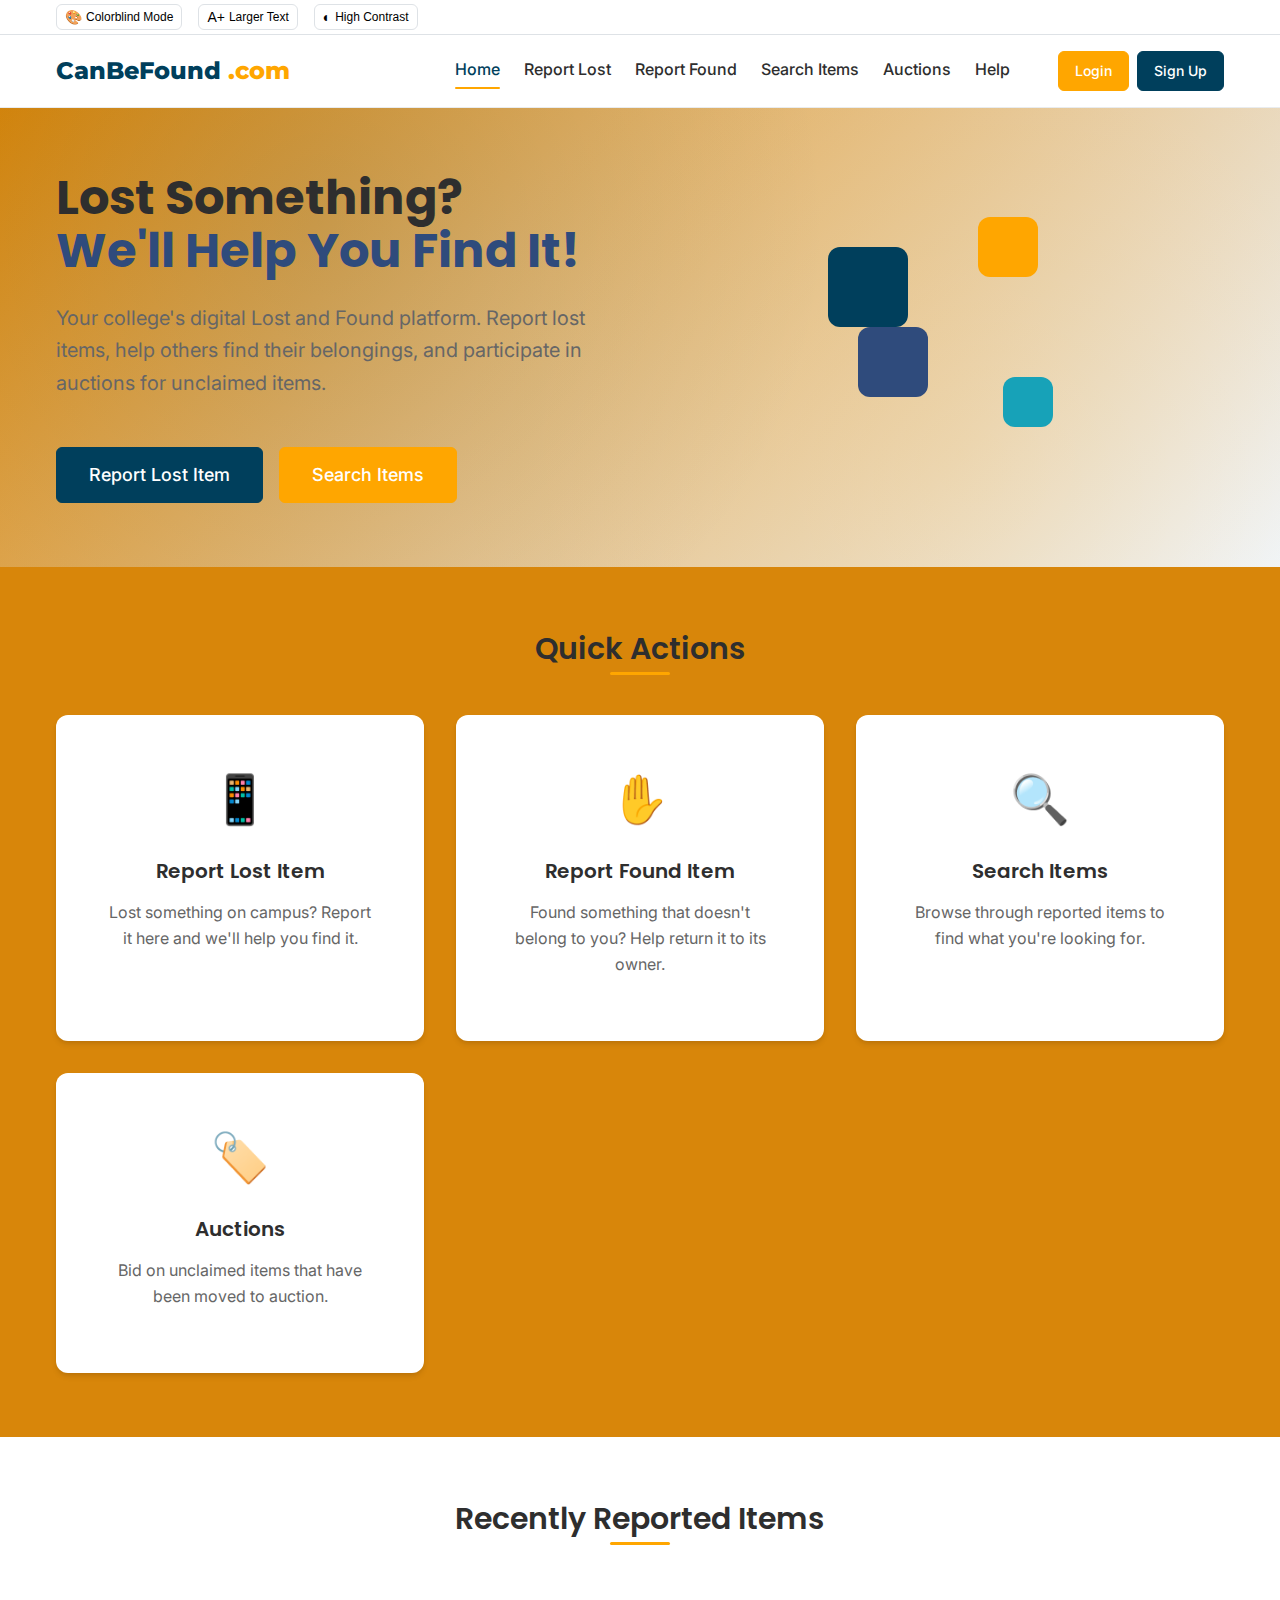
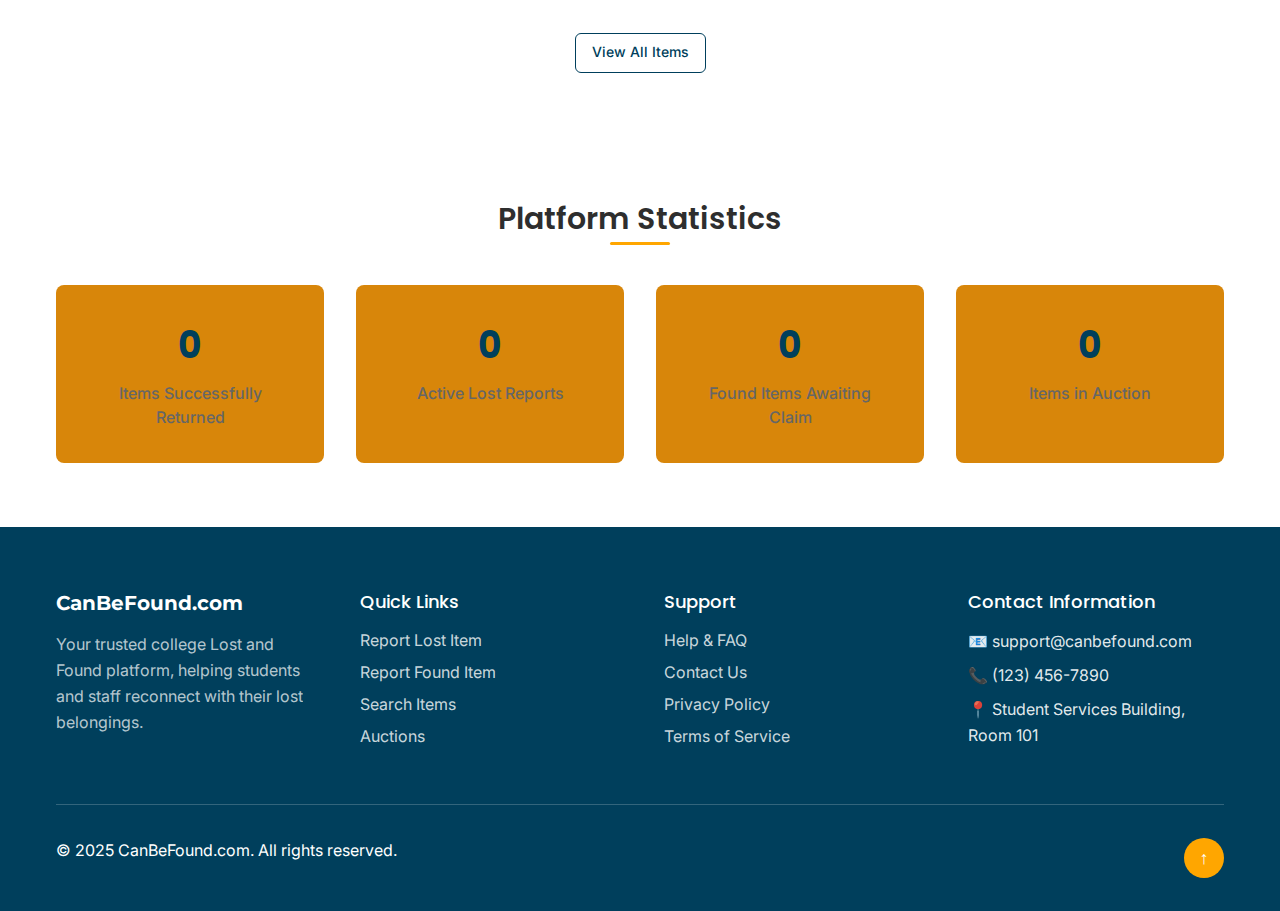
<file: index.html>
<!DOCTYPE html>
<html lang="en">
<head>
    <meta charset="UTF-8">
    <meta name="viewport" content="width=device-width, initial-scale=1.0">
    <meta name="description" content="CanBeFound.com - College Lost and Found Platform. Report lost items, find belongings, and participate in auctions for unclaimed items.">
    <title>CanBeFound.com - College Lost & Found</title>
    <link rel="preconnect" href="https://fonts.googleapis.com">
    <link rel="preconnect" href="https://fonts.gstatic.com" crossorigin>
    <link href="https://fonts.googleapis.com/css2?family=Inter:wght@300;400;500;600;700&family=Montserrat:wght@400;600;700;800&family=Poppins:wght@400;500;600;700&display=swap" rel="stylesheet">
    <link rel="stylesheet" href="styles/main.css">
    <link rel="stylesheet" href="styles/components.css">
    <link rel="stylesheet" href="styles/responsive.css">
</head>
<body>
    <!-- Skip to main content for screen readers -->
    <a href="#main-content" class="skip-link">Skip to main content</a>
    
    <!-- Accessibility Toolbar -->
    <div class="accessibility-toolbar" id="accessibilityToolbar">
        <div class="toolbar-content">
            <button class="toolbar-btn" id="colorblindToggle" aria-label="Toggle colorblind-friendly mode">
                <span class="btn-icon">🎨</span>
                <span class="btn-text">Colorblind Mode</span>
            </button>
            <button class="toolbar-btn" id="fontSizeToggle" aria-label="Increase font size">
                <span class="btn-icon">A+</span>
                <span class="btn-text">Larger Text</span>
            </button>
            <button class="toolbar-btn" id="highContrastToggle" aria-label="Toggle high contrast mode">
                <span class="btn-icon">◐</span>
                <span class="btn-text">High Contrast</span>
            </button>
        </div>
    </div>

    <!-- Navigation -->
    <nav class="navbar" role="navigation" aria-label="Main navigation">
        <div class="nav-container">
            <div class="nav-brand">
                <a href="index.html" class="logo" aria-label="CanBeFound.com Home">
                    <span class="logo-text">CanBeFound</span>
                    <span class="logo-domain">.com</span>
                </a>
            </div>
            
            <button class="nav-toggle" id="navToggle" aria-label="Toggle navigation menu" aria-expanded="false">
                <span class="hamburger"></span>
                <span class="hamburger"></span>
                <span class="hamburger"></span>
            </button>
            
            <div class="nav-menu" id="navMenu">
                <ul class="nav-links">
                    <li><a href="index.html" class="nav-link active" aria-current="page">Home</a></li>
                    <li><a href="report-lost.html" class="nav-link">Report Lost</a></li>
                    <li><a href="report-found.html" class="nav-link">Report Found</a></li>
                    <li><a href="search.html" class="nav-link">Search Items</a></li>
                    <li><a href="auctions.html" class="nav-link">Auctions</a></li>
                    <li><a href="help.html" class="nav-link">Help</a></li>
                </ul>
                <div class="nav-auth">
                    <button class="btn btn-secondary" id="loginBtn">Login</button>
                    <button class="btn btn-primary" id="signupBtn">Sign Up</button>
                </div>
            </div>
        </div>
    </nav>

    <!-- Main Content -->
    <main id="main-content">
        <!-- Hero Section -->
        <section class="hero" aria-labelledby="hero-title">
            <div class="hero-container">
                <div class="hero-content">
                    <h1 id="hero-title" class="hero-title">
                        Lost Something? <br>
                        <span class="text-accent">We'll Help You Find It!</span>
                    </h1>
                    <p class="hero-description">
                        Your college's digital Lost and Found platform. Report lost items, 
                        help others find their belongings, and participate in auctions for unclaimed items.
                    </p>
                    <div class="hero-actions">
                        <a href="report-lost.html" class="btn btn-primary btn-lg">Report Lost Item</a>
                        <a href="search.html" class="btn btn-secondary btn-lg">Search Items</a>
                    </div>
                </div>
                <div class="hero-image">
                    <div class="hero-graphic">
                        <div class="graphic-item item-1"></div>
                        <div class="graphic-item item-2"></div>
                        <div class="graphic-item item-3"></div>
                        <div class="graphic-item item-4"></div>
                    </div>
                </div>
            </div>
        </section>

        <!-- Quick Actions -->
        <section class="quick-actions" aria-labelledby="quick-actions-title">
            <div class="container">
                <h2 id="quick-actions-title" class="section-title">Quick Actions</h2>
                <div class="actions-grid">
                    <a href="report-lost.html" class="action-card" aria-label="Report a lost item">
                        <div class="card-icon lost-icon">📱</div>
                        <h3 class="card-title">Report Lost Item</h3>
                        <p class="card-description">Lost something on campus? Report it here and we'll help you find it.</p>
                    </a>
                    
                    <a href="report-found.html" class="action-card" aria-label="Report a found item">
                        <div class="card-icon found-icon">✋</div>
                        <h3 class="card-title">Report Found Item</h3>
                        <p class="card-description">Found something that doesn't belong to you? Help return it to its owner.</p>
                    </a>
                    
                    <a href="search.html" class="action-card" aria-label="Search for items">
                        <div class="card-icon search-icon">🔍</div>
                        <h3 class="card-title">Search Items</h3>
                        <p class="card-description">Browse through reported items to find what you're looking for.</p>
                    </a>
                    
                    <a href="auctions.html" class="action-card" aria-label="View auction items">
                        <div class="card-icon auction-icon">🏷️</div>
                        <h3 class="card-title">Auctions</h3>
                        <p class="card-description">Bid on unclaimed items that have been moved to auction.</p>
                    </a>
                </div>
            </div>
        </section>

        <!-- Recent Items -->
        <section class="recent-items" aria-labelledby="recent-items-title">
            <div class="container">
                <h2 id="recent-items-title" class="section-title">Recently Reported Items</h2>
                <div class="items-grid" id="recentItemsGrid">
                    <!-- Items will be loaded here via JavaScript -->
                </div>
                <div class="section-footer">
                    <a href="search.html" class="btn btn-outline">View All Items</a>
                </div>
            </div>
        </section>

        <!-- Stats Section -->
        <section class="stats" aria-labelledby="stats-title">
            <div class="container">
                <h2 id="stats-title" class="section-title">Platform Statistics</h2>
                <div class="stats-grid">
                    <div class="stat-card">
                        <div class="stat-number" data-count="247">0</div>
                        <div class="stat-label">Items Successfully Returned</div>
                    </div>
                    <div class="stat-card">
                        <div class="stat-number" data-count="89">0</div>
                        <div class="stat-label">Active Lost Reports</div>
                    </div>
                    <div class="stat-card">
                        <div class="stat-number" data-count="156">0</div>
                        <div class="stat-label">Found Items Awaiting Claim</div>
                    </div>
                    <div class="stat-card">
                        <div class="stat-number" data-count="23">0</div>
                        <div class="stat-label">Items in Auction</div>
                    </div>
                </div>
            </div>
        </section>
    </main>

    <!-- Footer -->
    <footer class="footer" role="contentinfo">
        <div class="container">
            <div class="footer-content">
                <div class="footer-section">
                    <h3 class="footer-title">CanBeFound.com</h3>
                    <p class="footer-description">
                        Your trusted college Lost and Found platform, helping students and staff 
                        reconnect with their lost belongings.
                    </p>
                </div>
                
                <div class="footer-section">
                    <h4 class="footer-subtitle">Quick Links</h4>
                    <ul class="footer-links">
                        <li><a href="report-lost.html">Report Lost Item</a></li>
                        <li><a href="report-found.html">Report Found Item</a></li>
                        <li><a href="search.html">Search Items</a></li>
                        <li><a href="auctions.html">Auctions</a></li>
                    </ul>
                </div>
                
                <div class="footer-section">
                    <h4 class="footer-subtitle">Support</h4>
                    <ul class="footer-links">
                        <li><a href="help.html">Help & FAQ</a></li>
                        <li><a href="help.html#contact">Contact Us</a></li>
                        <li><a href="privacy.html">Privacy Policy</a></li>
                        <li><a href="privacy.html#terms">Terms of Service</a></li>
                    </ul>
                </div>
                
                <div class="footer-section">
                    <h4 class="footer-subtitle">Contact Information</h4>
                    <div class="contact-info">
                        <p>📧 <a href="mailto:support@canbefound.com">support@canbefound.com</a></p>
                        <p>📞 <a href="tel:+1234567890">(123) 456-7890</a></p>
                        <p>📍 Student Services Building, Room 101</p>
                    </div>
                </div>
            </div>
            
            <div class="footer-bottom">
                <p>&copy; 2025 CanBeFound.com. All rights reserved.</p>
                <button class="back-to-top" id="backToTop" aria-label="Back to top">↑</button>
            </div>
        </div>
    </footer>

    <!-- Login Modal -->
    <div class="modal" id="loginModal" role="dialog" aria-labelledby="login-title" aria-hidden="true">
        <div class="modal-content">
            <div class="modal-header">
                <h2 id="login-title" class="modal-title">Student Login</h2>
                <button class="modal-close" aria-label="Close login modal">&times;</button>
            </div>
            <form class="modal-body" id="loginForm">
                <div class="form-group">
                    <label for="collegeId" class="form-label">College ID</label>
                    <input type="text" id="collegeId" name="collegeId" class="form-input" required 
                           aria-describedby="college-id-help">
                    <small id="college-id-help" class="form-help">Enter your student or staff ID</small>
                </div>
                <div class="form-group">
                    <label for="password" class="form-label">Password</label>
                    <input type="password" id="password" name="password" class="form-input" required>
                </div>
                <div class="form-actions">
                    <button type="submit" class="btn btn-primary btn-full">Login</button>
                    <a href="#" class="forgot-password">Forgot Password?</a>
                </div>
            </form>
        </div>
    </div>

    <!-- JavaScript -->
    <script src="js/main.js"></script>
    <script src="js/accessibility.js"></script>
    <script src="js/modals.js"></script>
</body>
</html>
</file>
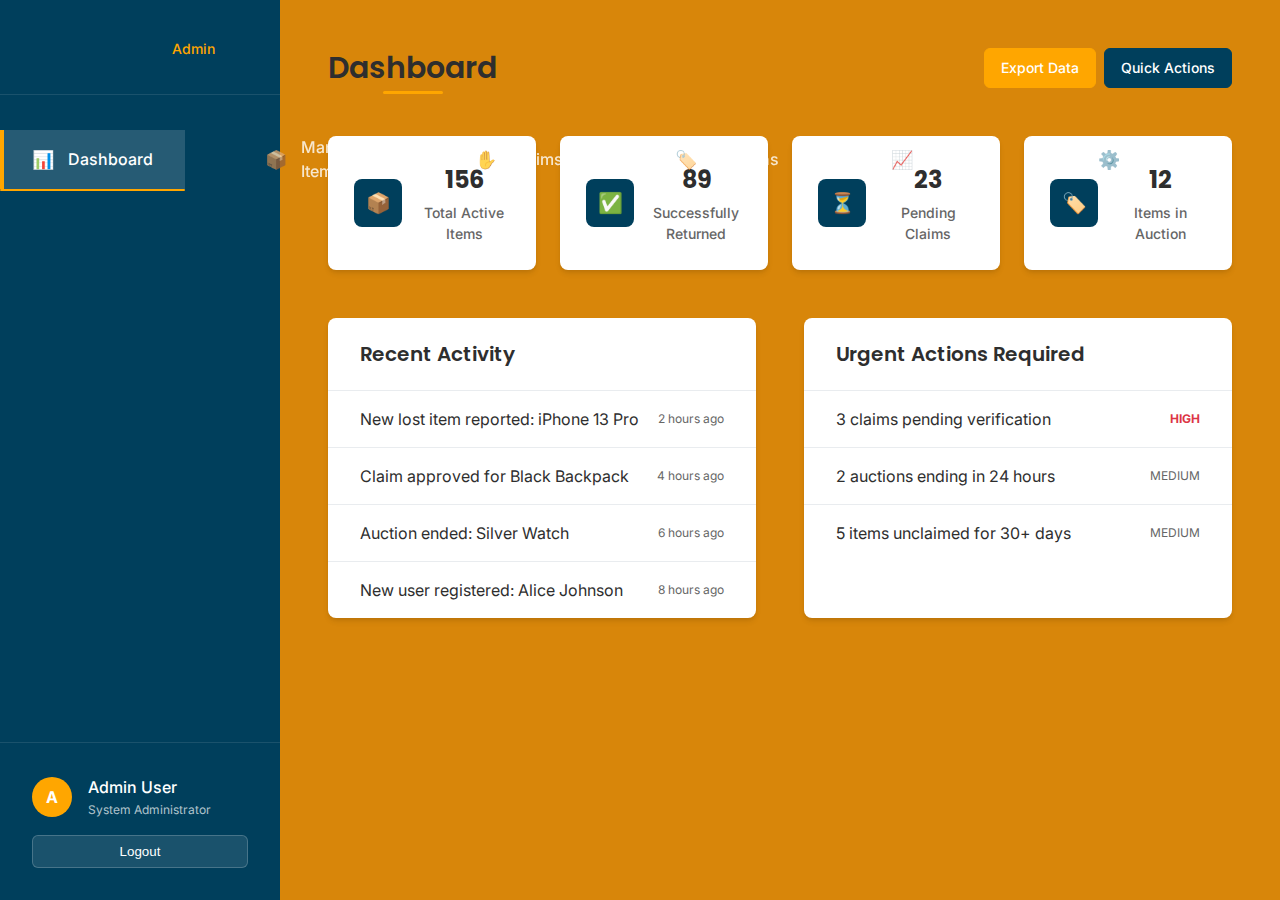
<file: admin.html>
<!DOCTYPE html>
<html lang="en">
<head>
    <meta charset="UTF-8">
    <meta name="viewport" content="width=device-width, initial-scale=1.0">
    <meta name="description" content="Admin Dashboard - CanBeFound.com Lost and Found Management">
    <title>Admin Dashboard - CanBeFound.com</title>
    <link rel="preconnect" href="https://fonts.googleapis.com">
    <link rel="preconnect" href="https://fonts.gstatic.com" crossorigin>
    <link href="https://fonts.googleapis.com/css2?family=Inter:wght@300;400;500;600;700&family=Montserrat:wght@400;600;700;800&family=Poppins:wght@400;500;600;700&display=swap" rel="stylesheet">
    <link rel="stylesheet" href="styles/main.css">
    <link rel="stylesheet" href="styles/components.css">
    <link rel="stylesheet" href="styles/admin.css">
    <link rel="stylesheet" href="styles/responsive.css">
</head>
<body>
    <div class="admin-container">
        <!-- Admin Sidebar -->
        <aside class="admin-sidebar" id="adminSidebar">
            <div class="sidebar-header">
                <div class="logo">
                    <span class="logo-text">CanBeFound</span>
                    <span class="logo-subtitle">Admin</span>
                </div>
                <button class="sidebar-toggle" id="sidebarToggle" aria-label="Toggle sidebar">☰</button>
            </div>
            
            <nav class="sidebar-nav" role="navigation" aria-label="Admin navigation">
                <ul class="nav-menu">
                    <li><a href="#dashboard" class="nav-link active" data-section="dashboard">
                        <span class="nav-icon">📊</span>
                        <span class="nav-text">Dashboard</span>
                    </a></li>
                    <li><a href="#items" class="nav-link" data-section="items">
                        <span class="nav-icon">📦</span>
                        <span class="nav-text">Manage Items</span>
                    </a></li>
                    <li><a href="#claims" class="nav-link" data-section="claims">
                        <span class="nav-icon">✋</span>
                        <span class="nav-text">Claims</span>
                    </a></li>
                    <li><a href="#auctions" class="nav-link" data-section="auctions">
                        <span class="nav-icon">🏷️</span>
                        <span class="nav-text">Auctions</span>
                    </a></li>
                    <li><a href="#reports" class="nav-link" data-section="reports">
                        <span class="nav-icon">📈</span>
                        <span class="nav-text">Reports</span>
                    </a></li>
                    <li><a href="#settings" class="nav-link" data-section="settings">
                        <span class="nav-icon">⚙️</span>
                        <span class="nav-text">Settings</span>
                    </a></li>
                </ul>
            </nav>
            
            <div class="sidebar-footer">
                <div class="admin-profile">
                    <div class="profile-avatar">A</div>
                    <div class="profile-info">
                        <div class="profile-name">Admin User</div>
                        <div class="profile-role">System Administrator</div>
                    </div>
                </div>
                <button class="logout-btn">Logout</button>
            </div>
        </aside>

        <!-- Main Content -->
        <main class="admin-main">
            <!-- Dashboard Section -->
            <section id="dashboard" class="admin-section active">
                <div class="section-header">
                    <h1 class="section-title">Dashboard</h1>
                    <div class="section-actions">
                        <button class="btn btn-secondary">Export Data</button>
                        <button class="btn btn-primary">Quick Actions</button>
                    </div>
                </div>

                <div class="dashboard-stats">
                    <div class="stat-card">
                        <div class="stat-icon">📦</div>
                        <div class="stat-content">
                            <div class="stat-number">156</div>
                            <div class="stat-label">Total Active Items</div>
                        </div>
                    </div>
                    <div class="stat-card">
                        <div class="stat-icon">✅</div>
                        <div class="stat-content">
                            <div class="stat-number">89</div>
                            <div class="stat-label">Successfully Returned</div>
                        </div>
                    </div>
                    <div class="stat-card">
                        <div class="stat-icon">⏳</div>
                        <div class="stat-content">
                            <div class="stat-number">23</div>
                            <div class="stat-label">Pending Claims</div>
                        </div>
                    </div>
                    <div class="stat-card">
                        <div class="stat-icon">🏷️</div>
                        <div class="stat-content">
                            <div class="stat-number">12</div>
                            <div class="stat-label">Items in Auction</div>
                        </div>
                    </div>
                </div>

                <div class="dashboard-grid">
                    <div class="dashboard-card">
                        <h3 class="card-title">Recent Activity</h3>
                        <div class="activity-list" id="recentActivity">
                            <!-- Activity items will be loaded here -->
                        </div>
                    </div>
                    
                    <div class="dashboard-card">
                        <h3 class="card-title">Urgent Actions Required</h3>
                        <div class="urgent-list" id="urgentActions">
                            <!-- Urgent items will be loaded here -->
                        </div>
                    </div>
                </div>
            </section>

            <!-- Items Management Section -->
            <section id="items" class="admin-section">
                <div class="section-header">
                    <h1 class="section-title">Manage Items</h1>
                    <div class="section-actions">
                        <button class="btn btn-secondary" id="bulkActionsBtn">Bulk Actions</button>
                        <button class="btn btn-primary" id="addItemBtn">Add Item</button>
                    </div>
                </div>

                <div class="items-filters">
                    <div class="filter-row">
                        <select class="filter-select" id="statusFilterAdmin">
                            <option value="">All Status</option>
                            <option value="lost">Lost</option>
                            <option value="found">Found</option>
                            <option value="claimed">Claimed</option>
                            <option value="auction">In Auction</option>
                        </select>
                        <select class="filter-select" id="categoryFilterAdmin">
                            <option value="">All Categories</option>
                            <option value="electronics">Electronics</option>
                            <option value="clothing">Clothing</option>
                            <option value="bags">Bags</option>
                            <option value="books">Books</option>
                            <option value="jewelry">Jewelry</option>
                            <option value="keys">Keys</option>
                            <option value="sports">Sports</option>
                            <option value="other">Other</option>
                        </select>
                        <input type="text" class="filter-input" id="searchItems" placeholder="Search items...">
                        <button class="btn btn-secondary" id="clearItemFilters">Clear</button>
                    </div>
                </div>

                <div class="items-table-container">
                    <table class="admin-table" id="itemsTable">
                        <thead>
                            <tr>
                                <th><input type="checkbox" id="selectAll"></th>
                                <th>ID</th>
                                <th>Item Name</th>
                                <th>Category</th>
                                <th>Status</th>
                                <th>Date Reported</th>
                                <th>Location</th>
                                <th>Actions</th>
                            </tr>
                        </thead>
                        <tbody id="itemsTableBody">
                            <!-- Table rows will be loaded here -->
                        </tbody>
                    </table>
                </div>

                <div class="table-pagination">
                    <div class="pagination-info">
                        Showing <span id="itemsStart">1</span> to <span id="itemsEnd">20</span> of <span id="itemsTotal">156</span> items
                    </div>
                    <div class="pagination-controls">
                        <button class="pagination-btn" id="itemsPrev">Previous</button>
                        <div class="pagination-numbers" id="itemsPageNumbers"></div>
                        <button class="pagination-btn" id="itemsNext">Next</button>
                    </div>
                </div>
            </section>

            <!-- Claims Section -->
            <section id="claims" class="admin-section">
                <div class="section-header">
                    <h1 class="section-title">Manage Claims</h1>
                    <div class="section-actions">
                        <button class="btn btn-secondary">Export Claims</button>
                        <button class="btn btn-primary">Bulk Approve</button>
                    </div>
                </div>

                <div class="claims-grid" id="claimsGrid">
                    <!-- Claim cards will be loaded here -->
                </div>
            </section>

            <!-- Auctions Section -->
            <section id="auctions" class="admin-section">
                <div class="section-header">
                    <h1 class="section-title">Auction Management</h1>
                    <div class="section-actions">
                        <button class="btn btn-secondary">Create Auction</button>
                        <button class="btn btn-primary">End Auctions</button>
                    </div>
                </div>

                <div class="auction-stats">
                    <div class="stat-card">
                        <div class="stat-number">12</div>
                        <div class="stat-label">Active Auctions</div>
                    </div>
                    <div class="stat-card">
                        <div class="stat-number">5</div>
                        <div class="stat-label">Ending Soon</div>
                    </div>
                    <div class="stat-card">
                        <div class="stat-number">$1,234</div>
                        <div class="stat-label">Total Auction Value</div>
                    </div>
                </div>

                <div class="auctions-list" id="auctionsList">
                    <!-- Auction items will be loaded here -->
                </div>
            </section>

            <!-- Reports Section -->
            <section id="reports" class="admin-section">
                <div class="section-header">
                    <h1 class="section-title">Reports & Analytics</h1>
                    <div class="section-actions">
                        <select class="period-select">
                            <option value="week">This Week</option>
                            <option value="month">This Month</option>
                            <option value="quarter">This Quarter</option>
                            <option value="year">This Year</option>
                        </select>
                        <button class="btn btn-primary">Generate Report</button>
                    </div>
                </div>

                <div class="reports-grid">
                    <div class="report-card">
                        <h3 class="report-title">Item Statistics</h3>
                        <div class="report-chart" id="itemsChart">
                            <!-- Chart will be rendered here -->
                        </div>
                    </div>
                    
                    <div class="report-card">
                        <h3 class="report-title">Success Rate</h3>
                        <div class="report-chart" id="successChart">
                            <!-- Chart will be rendered here -->
                        </div>
                    </div>
                </div>
            </section>

            <!-- Settings Section -->
            <section id="settings" class="admin-section">
                <div class="section-header">
                    <h1 class="section-title">System Settings</h1>
                </div>

                <div class="settings-grid">
                    <div class="settings-card">
                        <h3 class="settings-title">Auction Settings</h3>
                        <form class="settings-form">
                            <div class="form-group">
                                <label class="form-label">Default Auction Duration (days)</label>
                                <input type="number" class="form-input" value="7">
                            </div>
                            <div class="form-group">
                                <label class="form-label">Unclaimed Item Threshold (days)</label>
                                <input type="number" class="form-input" value="30">
                            </div>
                            <button type="submit" class="btn btn-primary">Save Changes</button>
                        </form>
                    </div>
                    
                    <div class="settings-card">
                        <h3 class="settings-title">Notification Settings</h3>
                        <form class="settings-form">
                            <div class="form-group checkbox-group">
                                <label class="checkbox-label">
                                    <input type="checkbox" checked>
                                    <span class="checkbox-custom"></span>
                                    Email notifications for new items
                                </label>
                            </div>
                            <div class="form-group checkbox-group">
                                <label class="checkbox-label">
                                    <input type="checkbox" checked>
                                    <span class="checkbox-custom"></span>
                                    Daily summary reports
                                </label>
                            </div>
                            <button type="submit" class="btn btn-primary">Save Changes</button>
                        </form>
                    </div>
                </div>
            </section>
        </main>
    </div>

    <!-- Item Detail Modal -->
    <div class="modal" id="itemDetailModal" role="dialog" aria-hidden="true">
        <div class="modal-content large">
            <div class="modal-header">
                <h2 class="modal-title">Item Details</h2>
                <button class="modal-close">&times;</button>
            </div>
            <div class="modal-body" id="itemDetailBody">
                <!-- Item details will be loaded here -->
            </div>
        </div>
    </div>

    <script src="js/main.js"></script>
    <script src="js/admin.js"></script>
</body>
</html>
</file>
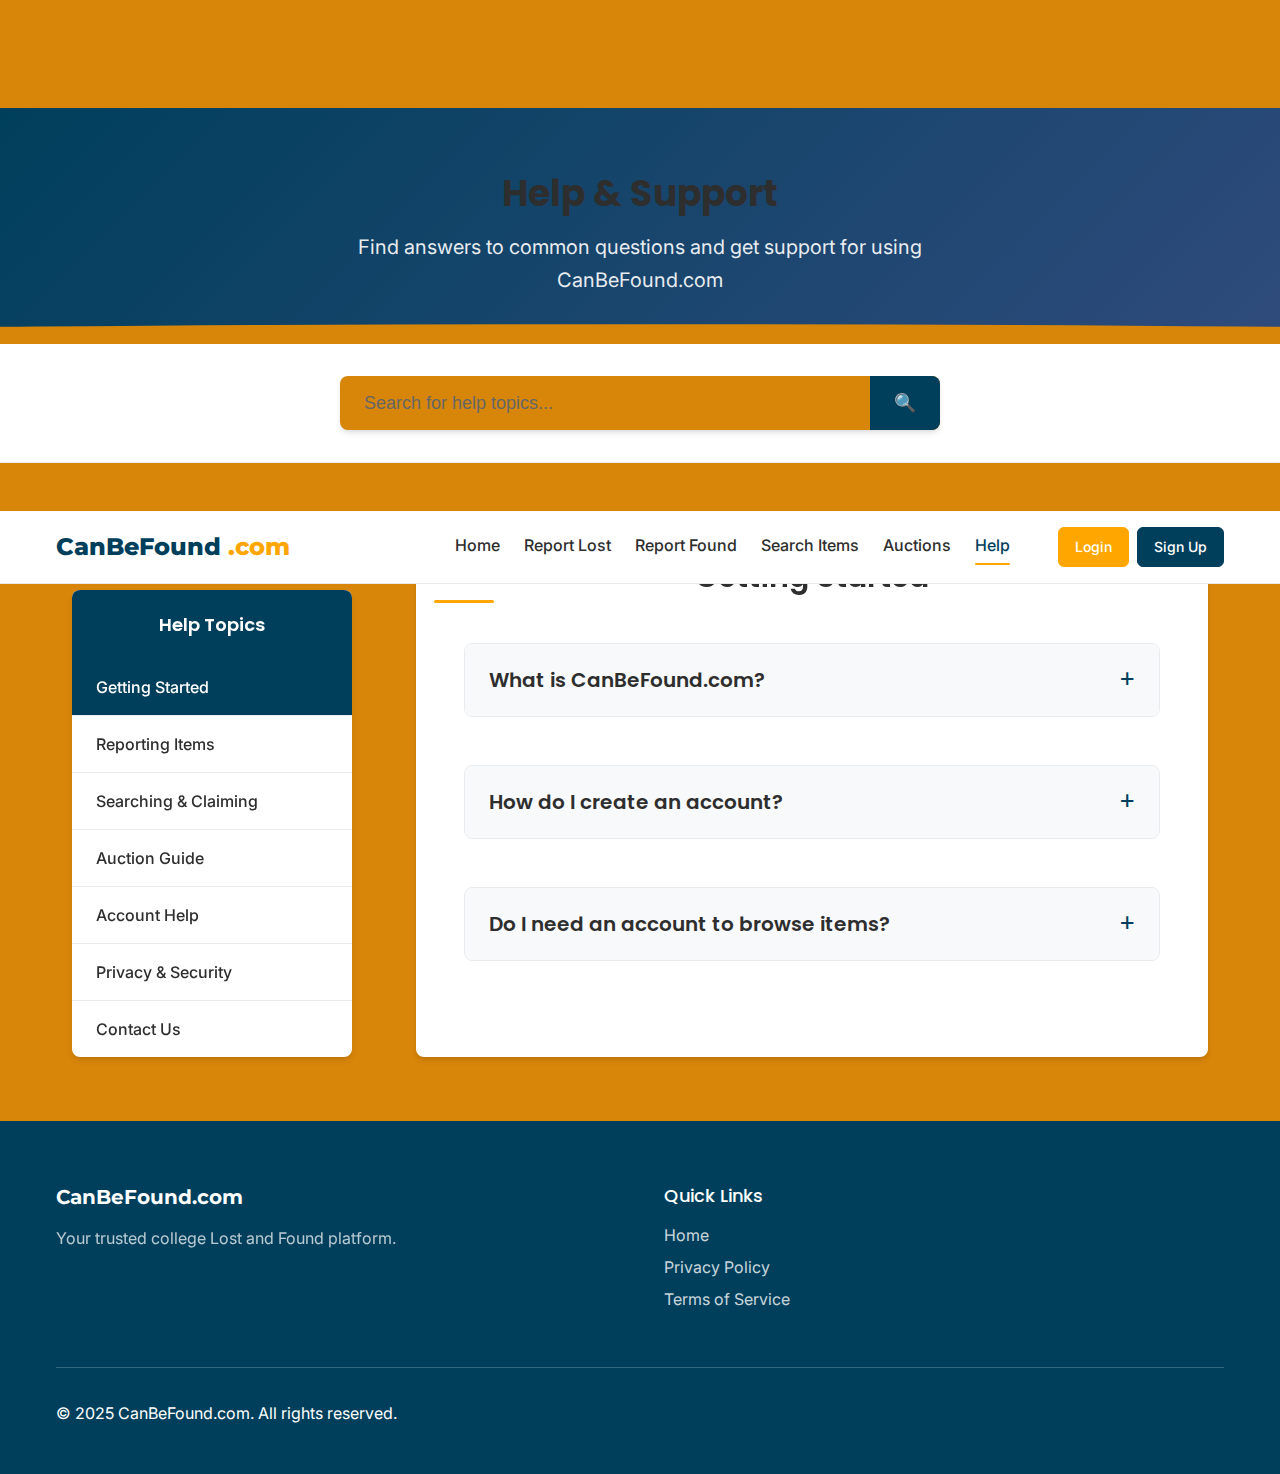
<file: help.html>
<!DOCTYPE html>
<html lang="en">
<head>
    <meta charset="UTF-8">
    <meta name="viewport" content="width=device-width, initial-scale=1.0">
    <meta name="description" content="Help & FAQ - CanBeFound.com College Lost and Found Platform">
    <title>Help & FAQ - CanBeFound.com</title>
    <link rel="preconnect" href="https://fonts.googleapis.com">
    <link rel="preconnect" href="https://fonts.gstatic.com" crossorigin>
    <link href="https://fonts.googleapis.com/css2?family=Inter:wght@300;400;500;600;700&family=Montserrat:wght@400;600;700;800&family=Poppins:wght@400;500;600;700&display=swap" rel="stylesheet">
    <link rel="stylesheet" href="styles/main.css">
    <link rel="stylesheet" href="styles/components.css">
    <link rel="stylesheet" href="styles/help.css">
    <link rel="stylesheet" href="styles/responsive.css">
</head>
<body>
    <a href="#main-content" class="skip-link">Skip to main content</a>
    
    <div class="accessibility-toolbar" id="accessibilityToolbar">
        <div class="toolbar-content">
            <button class="toolbar-btn" id="colorblindToggle" aria-label="Toggle colorblind-friendly mode">
                <span class="btn-icon">🎨</span>
                <span class="btn-text">Colorblind Mode</span>
            </button>
            <button class="toolbar-btn" id="fontSizeToggle" aria-label="Increase font size">
                <span class="btn-icon">A+</span>
                <span class="btn-text">Larger Text</span>
            </button>
            <button class="toolbar-btn" id="highContrastToggle" aria-label="Toggle high contrast mode">
                <span class="btn-icon">◐</span>
                <span class="btn-text">High Contrast</span>
            </button>
        </div>
    </div>

    <nav class="navbar" role="navigation" aria-label="Main navigation">
        <div class="nav-container">
            <div class="nav-brand">
                <a href="index.html" class="logo" aria-label="CanBeFound.com Home">
                    <span class="logo-text">CanBeFound</span>
                    <span class="logo-domain">.com</span>
                </a>
            </div>
            
            <button class="nav-toggle" id="navToggle" aria-label="Toggle navigation menu" aria-expanded="false">
                <span class="hamburger"></span>
                <span class="hamburger"></span>
                <span class="hamburger"></span>
            </button>
            
            <div class="nav-menu" id="navMenu">
                <ul class="nav-links">
                    <li><a href="index.html" class="nav-link">Home</a></li>
                    <li><a href="report-lost.html" class="nav-link">Report Lost</a></li>
                    <li><a href="report-found.html" class="nav-link">Report Found</a></li>
                    <li><a href="search.html" class="nav-link">Search Items</a></li>
                    <li><a href="auctions.html" class="nav-link">Auctions</a></li>
                    <li><a href="help.html" class="nav-link active" aria-current="page">Help</a></li>
                </ul>
                <div class="nav-auth">
                    <button class="btn btn-secondary" id="loginBtn">Login</button>
                    <button class="btn btn-primary" id="signupBtn">Sign Up</button>
                </div>
            </div>
        </div>
    </nav>

    <main id="main-content">
        <div class="page-header">
            <div class="container">
                <h1 class="page-title">Help & Support</h1>
                <p class="page-description">
                    Find answers to common questions and get support for using CanBeFound.com
                </p>
            </div>
        </div>

        <section class="help-search">
            <div class="container">
                <div class="search-container">
                    <input type="text" id="helpSearch" class="search-input" 
                           placeholder="Search for help topics..."
                           aria-label="Search help topics">
                    <button class="search-btn" id="helpSearchBtn">🔍</button>
                </div>
            </div>
        </section>

        <section class="help-content">
            <div class="container">
                <div class="help-layout">
                    <aside class="help-sidebar">
                        <nav class="help-nav" aria-label="Help topics navigation">
                            <h3 class="nav-title">Help Topics</h3>
                            <ul class="help-nav-list">
                                <li><a href="#getting-started" class="help-nav-link active">Getting Started</a></li>
                                <li><a href="#reporting-items" class="help-nav-link">Reporting Items</a></li>
                                <li><a href="#searching-claiming" class="help-nav-link">Searching & Claiming</a></li>
                                <li><a href="#auction-guide" class="help-nav-link">Auction Guide</a></li>
                                <li><a href="#account-help" class="help-nav-link">Account Help</a></li>
                                <li><a href="#privacy-security" class="help-nav-link">Privacy & Security</a></li>
                                <li><a href="#contact" class="help-nav-link">Contact Us</a></li>
                            </ul>
                        </nav>
                    </aside>

                    <div class="help-main">
                        <!-- Getting Started -->
                        <section id="getting-started" class="help-section active">
                            <h2 class="section-title">Getting Started</h2>
                            
                            <div class="faq-item">
                                <h3 class="faq-question">What is CanBeFound.com?</h3>
                                <div class="faq-answer">
                                    <p>CanBeFound.com is your college's digital Lost and Found platform. It helps students and staff report lost items, register found items, and reunite people with their belongings. The platform also features an auction system for items that remain unclaimed after a specified period.</p>
                                </div>
                            </div>

                            <div class="faq-item">
                                <h3 class="faq-question">How do I create an account?</h3>
                                <div class="faq-answer">
                                    <p>To create an account, click the "Sign Up" button in the top navigation. You'll need:</p>
                                    <ul>
                                        <li>Valid college ID number</li>
                                        <li>College email address</li>
                                        <li>Full name as registered with the college</li>
                                    </ul>
                                    <p>Your account will be verified within 24 hours.</p>
                                </div>
                            </div>

                            <div class="faq-item">
                                <h3 class="faq-question">Do I need an account to browse items?</h3>
                                <div class="faq-answer">
                                    <p>You can browse and search items without an account, but you'll need to log in to:</p>
                                    <ul>
                                        <li>Report lost or found items</li>
                                        <li>Claim items</li>
                                        <li>Participate in auctions</li>
                                        <li>Receive notifications</li>
                                    </ul>
                                </div>
                            </div>
                        </section>

                        <!-- Reporting Items -->
                        <section id="reporting-items" class="help-section">
                            <h2 class="section-title">Reporting Items</h2>
                            
                            <div class="faq-item">
                                <h3 class="faq-question">How do I report a lost item?</h3>
                                <div class="faq-answer">
                                    <p>To report a lost item:</p>
                                    <ol>
                                        <li>Click "Report Lost Item" on the homepage or navigation</li>
                                        <li>Fill out the detailed form with item information</li>
                                        <li>Provide description, location, and date/time details</li>
                                        <li>Upload a photo if available (highly recommended)</li>
                                        <li>Submit your contact information</li>
                                    </ol>
                                    <p>The more details you provide, the better chance of finding your item!</p>
                                </div>
                            </div>

                            <div class="faq-item">
                                <h3 class="faq-question">How do I report a found item?</h3>
                                <div class="faq-answer">
                                    <p>If you've found someone's item:</p>
                                    <ol>
                                        <li>Click "Report Found Item"</li>
                                        <li>Describe the item in detail</li>
                                        <li>Specify where and when you found it</li>
                                        <li>Choose a secure handover location</li>
                                        <li>Take a photo (helps with verification)</li>
                                    </ol>
                                    <p>Thank you for helping return someone's belongings!</p>
                                </div>
                            </div>

                            <div class="faq-item">
                                <h3 class="faq-question">Can I edit my report after submitting?</h3>
                                <div class="faq-answer">
                                    <p>Currently, reports cannot be edited after submission to maintain integrity. If you need to make changes:</p>
                                    <ul>
                                        <li>Contact our support team with your report ID</li>
                                        <li>Provide the corrected information</li>
                                        <li>We'll update your report within 24 hours</li>
                                    </ul>
                                </div>
                            </div>
                        </section>

                        <!-- Searching & Claiming -->
                        <section id="searching-claiming" class="help-section">
                            <h2 class="section-title">Searching & Claiming Items</h2>
                            
                            <div class="faq-item">
                                <h3 class="faq-question">How do I search for my lost item?</h3>
                                <div class="faq-answer">
                                    <p>Use our advanced search features:</p>
                                    <ul>
                                        <li><strong>Keyword Search:</strong> Enter item name or description</li>
                                        <li><strong>Category Filter:</strong> Select specific item categories</li>
                                        <li><strong>Location Filter:</strong> Filter by where items were found</li>
                                        <li><strong>Date Range:</strong> Search within specific time periods</li>
                                    </ul>
                                    <p>Pro tip: Try different search terms and check regularly for new items!</p>
                                </div>
                            </div>

                            <div class="faq-item">
                                <h3 class="faq-question">How do I claim an item?</h3>
                                <div class="faq-answer">
                                    <p>To claim an item you believe is yours:</p>
                                    <ol>
                                        <li>Click "Request Claim" on the item</li>
                                        <li>Provide detailed proof of ownership</li>
                                        <li>Answer verification questions</li>
                                        <li>Wait for admin approval</li>
                                        <li>Arrange pickup with the finder</li>
                                    </ol>
                                    <p>Be prepared to provide specific details that prove the item is yours.</p>
                                </div>
                            </div>

                            <div class="faq-item">
                                <h3 class="faq-question">What proof of ownership do I need?</h3>
                                <div class="faq-answer">
                                    <p>Acceptable proof includes:</p>
                                    <ul>
                                        <li>Serial numbers or model information</li>
                                        <li>Photos of the item from before it was lost</li>
                                        <li>Purchase receipts or warranty information</li>
                                        <li>Unique identifying marks or customizations</li>
                                        <li>Contents of bags (specific items inside)</li>
                                    </ul>
                                </div>
                            </div>
                        </section>

                        <!-- Auction Guide -->
                        <section id="auction-guide" class="help-section">
                            <h2 class="section-title">Auction Guide</h2>
                            
                            <div class="faq-item">
                                <h3 class="faq-question">How does the auction system work?</h3>
                                <div class="faq-answer">
                                    <p>Our auction system helps responsibly redistribute unclaimed items:</p>
                                    <ul>
                                        <li>Items unclaimed after 30 days move to auction</li>
                                        <li>Only verified college community members can bid</li>
                                        <li>Auctions typically run for 7 days</li>
                                        <li>All proceeds support campus activities</li>
                                        <li>Winners arrange pickup within 5 days</li>
                                    </ul>
                                </div>
                            </div>

                            <div class="faq-item">
                                <h3 class="faq-question">How do I participate in auctions?</h3>
                                <div class="faq-answer">
                                    <p>To participate in auctions:</p>
                                    <ol>
                                        <li>Ensure your account is verified</li>
                                        <li>Browse active auctions on the Auctions page</li>
                                        <li>Click on items to view detailed information</li>
                                        <li>Place bids higher than the current bid</li>
                                        <li>Monitor your bids until auction ends</li>
                                    </ol>
                                    <p>You'll be notified if you win an auction.</p>
                                </div>
                            </div>

                            <div class="faq-item">
                                <h3 class="faq-question">What are the payment methods?</h3>
                                <div class="faq-answer">
                                    <p>We accept the following payment methods:</p>
                                    <ul>
                                        <li>Campus card/student account</li>
                                        <li>Credit/debit cards</li>
                                        <li>PayPal</li>
                                        <li>Cash (for pickup at designated locations)</li>
                                    </ul>
                                    <p>Payment is due within 48 hours of winning an auction.</p>
                                </div>
                            </div>
                        </section>

                        <!-- Account Help -->
                        <section id="account-help" class="help-section">
                            <h2 class="section-title">Account Help</h2>
                            
                            <div class="faq-item">
                                <h3 class="faq-question">I forgot my password. How can I reset it?</h3>
                                <div class="faq-answer">
                                    <p>To reset your password:</p>
                                    <ol>
                                        <li>Click "Login" then "Forgot Password?"</li>
                                        <li>Enter your college email address</li>
                                        <li>Check your email for reset instructions</li>
                                        <li>Follow the link to create a new password</li>
                                    </ol>
                                    <p>If you don't receive an email, check your spam folder or contact support.</p>
                                </div>
                            </div>

                            <div class="faq-item">
                                <h3 class="faq-question">How do I update my contact information?</h3>
                                <div class="faq-answer">
                                    <p>To update your contact information:</p>
                                    <ol>
                                        <li>Log into your account</li>
                                        <li>Go to Account Settings</li>
                                        <li>Update your information</li>
                                        <li>Click "Save Changes"</li>
                                    </ol>
                                    <p>Some changes may require verification for security purposes.</p>
                                </div>
                            </div>
                        </section>

                        <!-- Privacy & Security -->
                        <section id="privacy-security" class="help-section">
                            <h2 class="section-title">Privacy & Security</h2>
                            
                            <div class="faq-item">
                                <h3 class="faq-question">How is my personal information protected?</h3>
                                <div class="faq-answer">
                                    <p>We take privacy seriously:</p>
                                    <ul>
                                        <li>Contact info is only shared with verified matches</li>
                                        <li>All data is encrypted and stored securely</li>
                                        <li>We never sell or share your information</li>
                                        <li>You control your notification preferences</li>
                                        <li>Account access requires college ID verification</li>
                                    </ul>
                                </div>
                            </div>

                            <div class="faq-item">
                                <h3 class="faq-question">What should I do if I suspect fraud?</h3>
                                <div class="faq-answer">
                                    <p>If you suspect fraudulent activity:</p>
                                    <ol>
                                        <li>Do not share personal information</li>
                                        <li>Report the incident immediately</li>
                                        <li>Screenshot any suspicious messages</li>
                                        <li>Contact campus security if needed</li>
                                    </ol>
                                    <p>We investigate all reports and take appropriate action.</p>
                                </div>
                            </div>
                        </section>

                        <!-- Contact -->
                        <section id="contact" class="help-section">
                            <h2 class="section-title">Contact Us</h2>
                            
                            <div class="contact-grid">
                                <div class="contact-card">
                                    <div class="contact-icon">📧</div>
                                    <h3 class="contact-title">Email Support</h3>
                                    <p class="contact-info">
                                        <a href="mailto:support@canbefound.com">support@canbefound.com</a>
                                    </p>
                                    <p class="contact-desc">Response within 24 hours</p>
                                </div>
                                
                                <div class="contact-card">
                                    <div class="contact-icon">📞</div>
                                    <h3 class="contact-title">Phone Support</h3>
                                    <p class="contact-info">
                                        <a href="tel:+1234567890">(123) 456-7890</a>
                                    </p>
                                    <p class="contact-desc">Monday-Friday, 9 AM - 5 PM</p>
                                </div>
                                
                                <div class="contact-card">
                                    <div class="contact-icon">📍</div>
                                    <h3 class="contact-title">Office Location</h3>
                                    <p class="contact-info">
                                        Student Services Building<br>
                                        Room 101
                                    </p>
                                    <p class="contact-desc">Walk-in hours: 10 AM - 4 PM</p>
                                </div>
                            </div>

                            <div class="contact-form-container">
                                <h3 class="form-title">Send us a message</h3>
                                <form class="contact-form" id="contactForm">
                                    <div class="form-row">
                                        <div class="form-group">
                                            <label for="contactName" class="form-label">Name</label>
                                            <input type="text" id="contactName" name="name" class="form-input" required>
                                        </div>
                                        <div class="form-group">
                                            <label for="contactEmail" class="form-label">Email</label>
                                            <input type="email" id="contactEmail" name="email" class="form-input" required>
                                        </div>
                                    </div>
                                    <div class="form-group">
                                        <label for="contactSubject" class="form-label">Subject</label>
                                        <select id="contactSubject" name="subject" class="form-select" required>
                                            <option value="">Select a topic</option>
                                            <option value="account">Account Issues</option>
                                            <option value="item">Item Report Problem</option>
                                            <option value="auction">Auction Question</option>
                                            <option value="technical">Technical Support</option>
                                            <option value="other">Other</option>
                                        </select>
                                    </div>
                                    <div class="form-group">
                                        <label for="contactMessage" class="form-label">Message</label>
                                        <textarea id="contactMessage" name="message" class="form-textarea" 
                                                  rows="4" required placeholder="Please describe your question or issue..."></textarea>
                                    </div>
                                    <button type="submit" class="btn btn-primary">Send Message</button>
                                </form>
                            </div>
                        </section>
                    </div>
                </div>
            </div>
        </section>
    </main>

    <footer class="footer" role="contentinfo">
        <div class="container">
            <div class="footer-content">
                <div class="footer-section">
                    <h3 class="footer-title">CanBeFound.com</h3>
                    <p class="footer-description">
                        Your trusted college Lost and Found platform.
                    </p>
                </div>
                <div class="footer-section">
                    <h4 class="footer-subtitle">Quick Links</h4>
                    <ul class="footer-links">
                        <li><a href="index.html">Home</a></li>
                        <li><a href="privacy.html">Privacy Policy</a></li>
                        <li><a href="privacy.html#terms">Terms of Service</a></li>
                    </ul>
                </div>
            </div>
            <div class="footer-bottom">
                <p>&copy; 2025 CanBeFound.com. All rights reserved.</p>
            </div>
        </div>
    </footer>

    <script src="js/main.js"></script>
    <script src="js/accessibility.js"></script>
    <script src="js/help.js"></script>
</body>
</html>
</file>
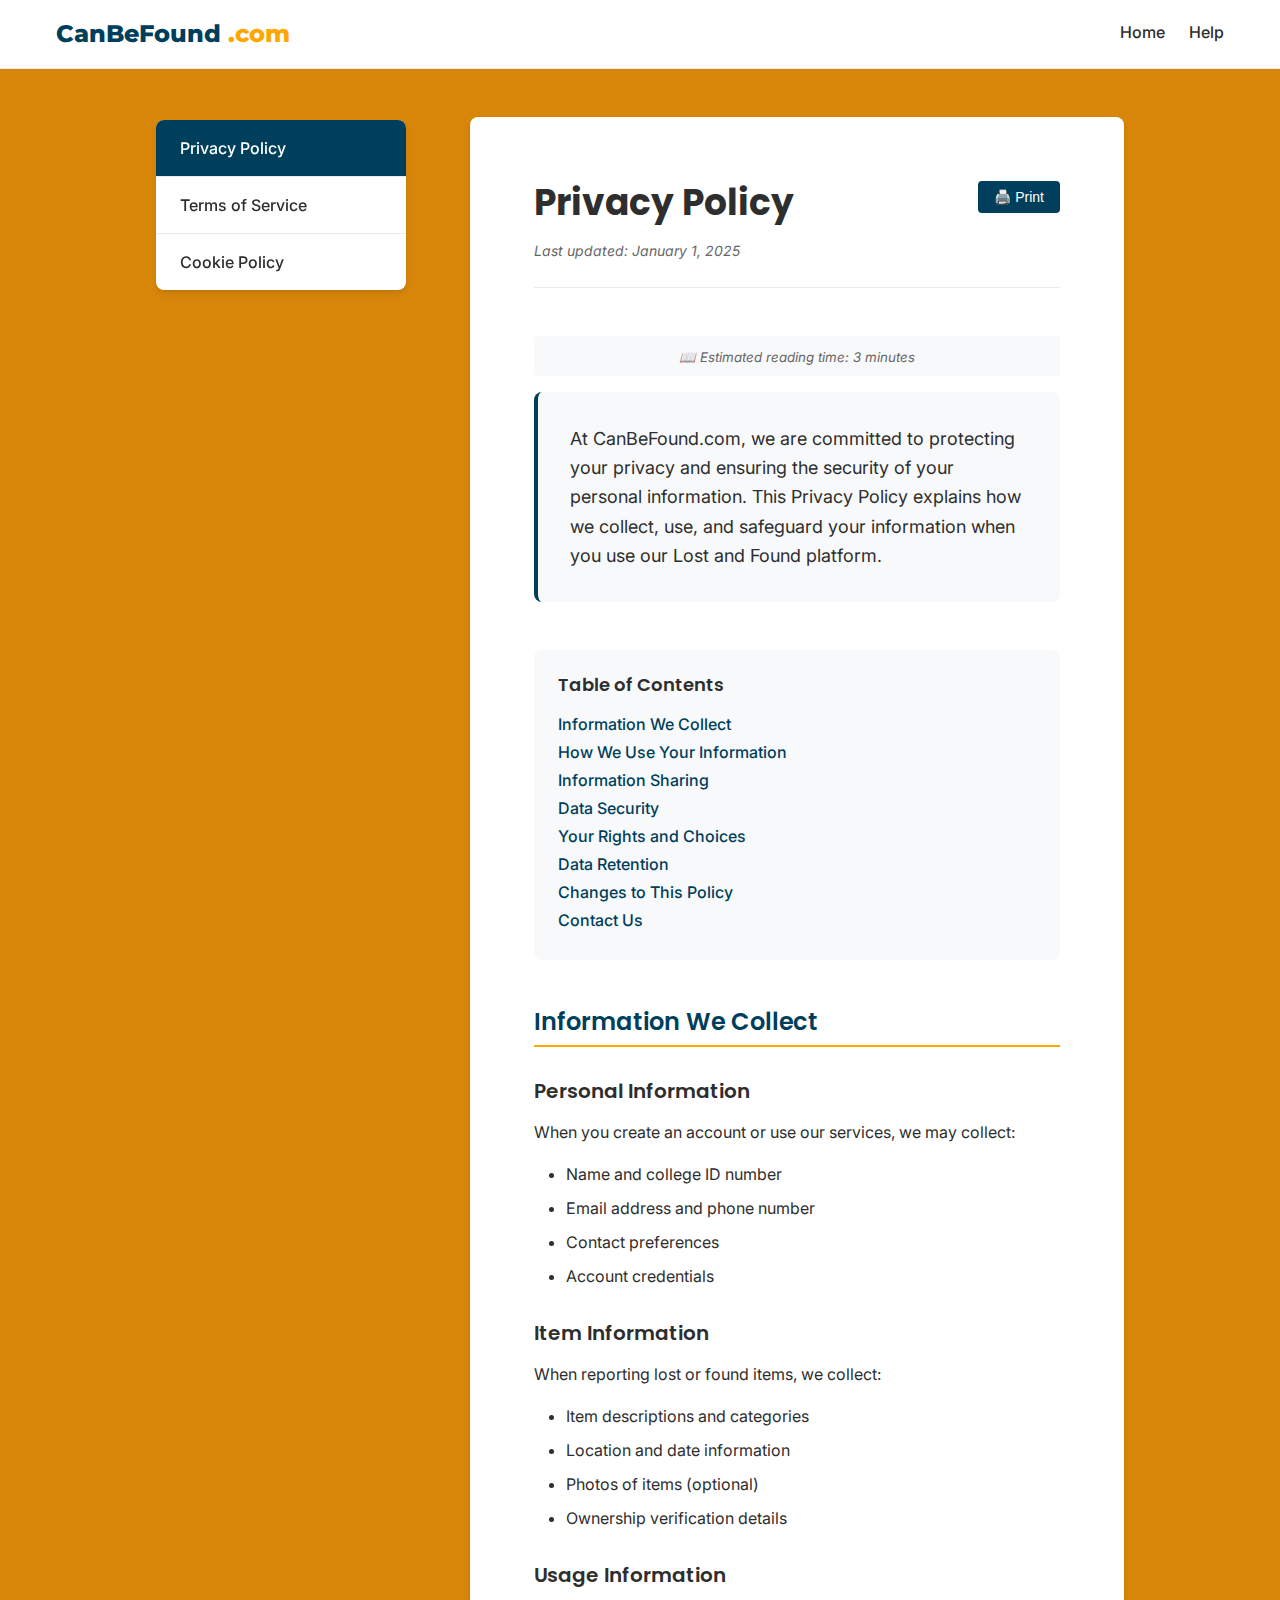
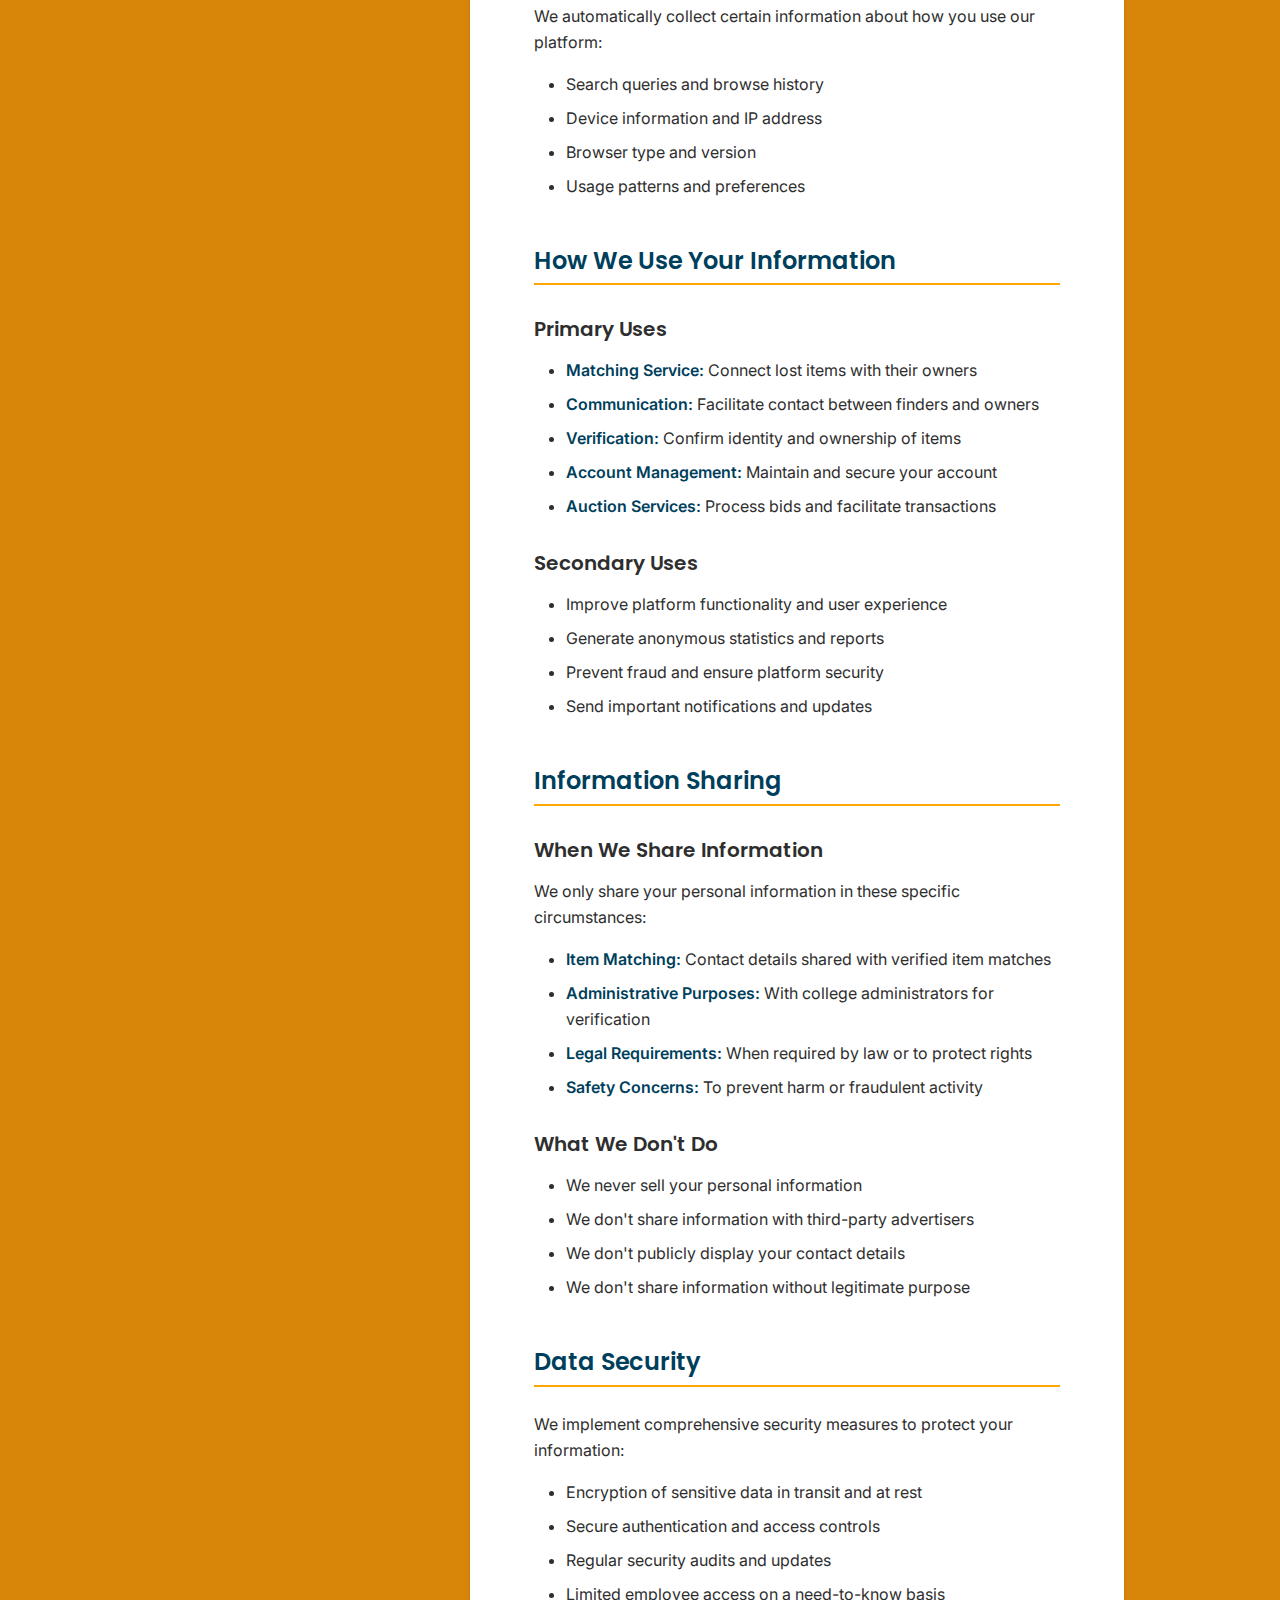
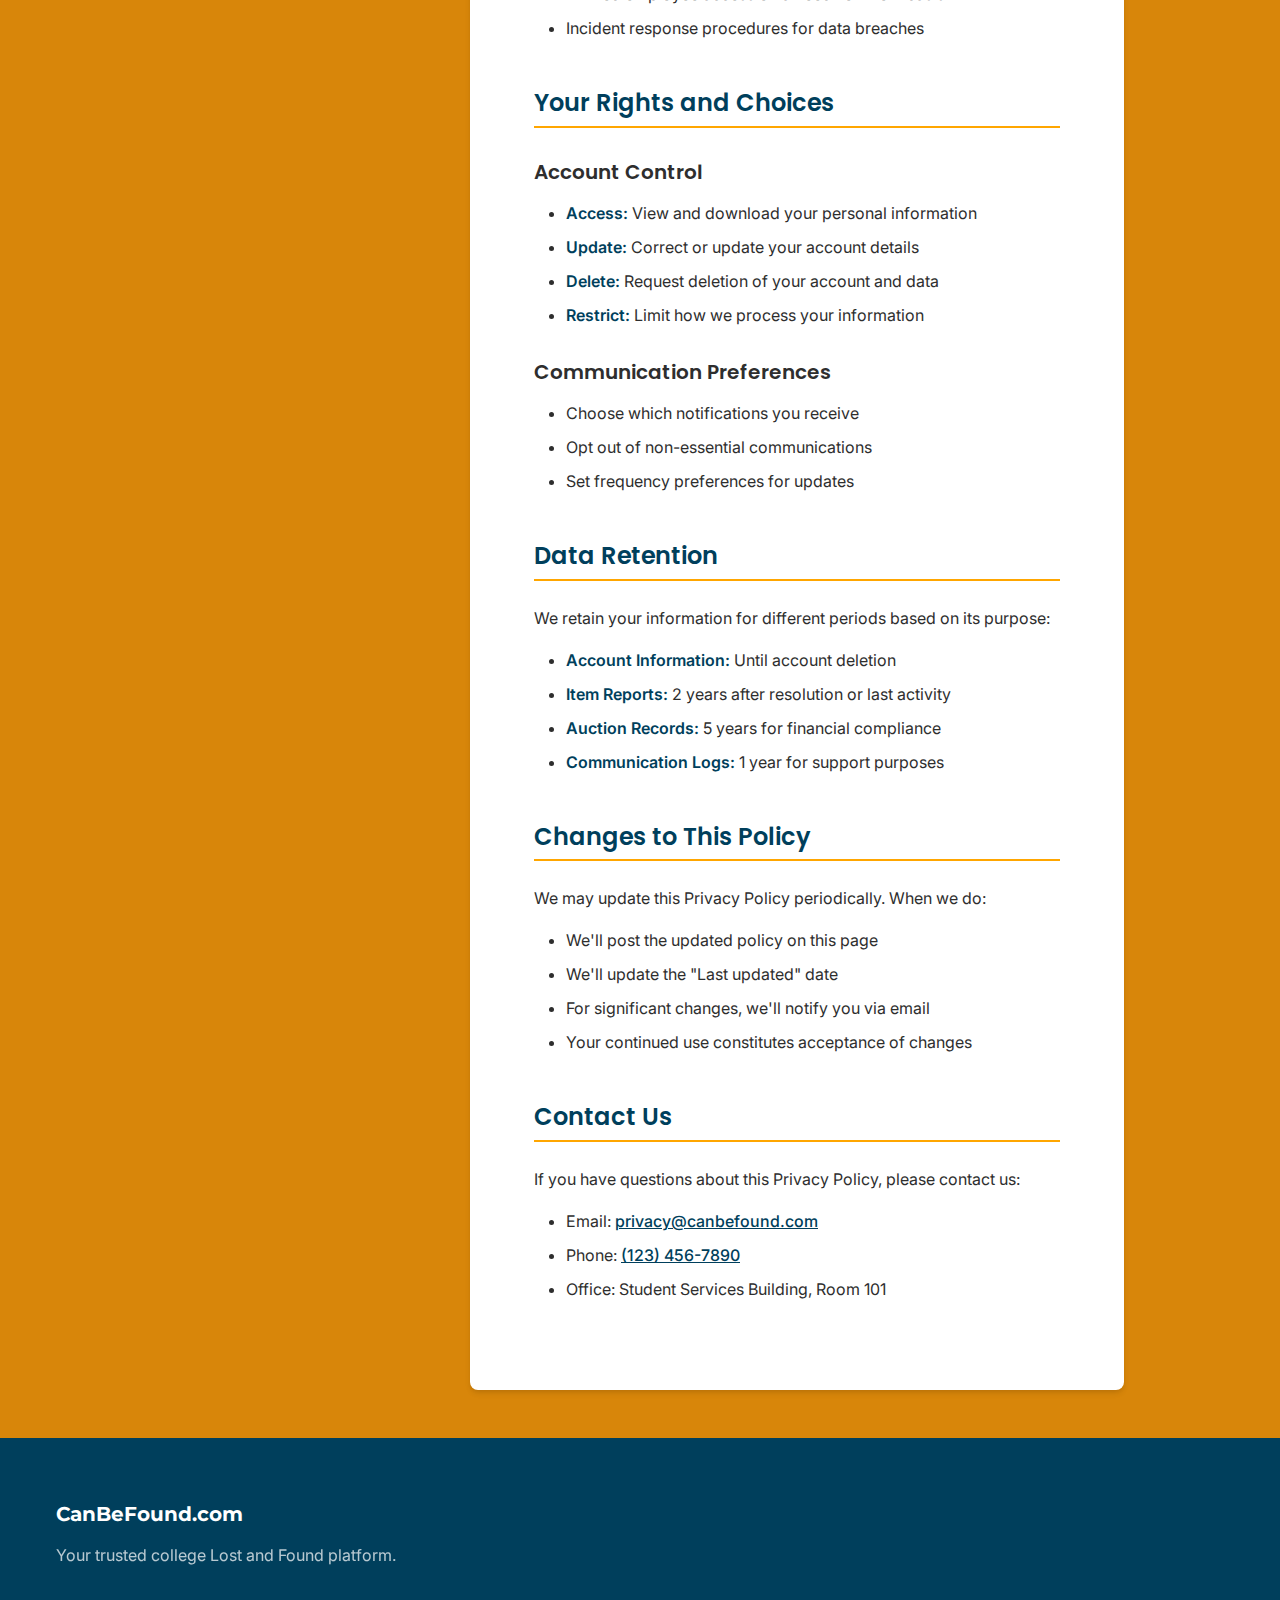
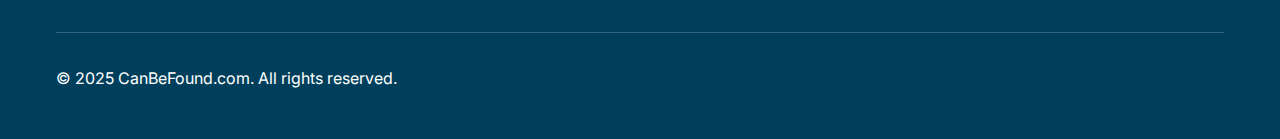
<file: privacy.html>
<!DOCTYPE html>
<html lang="en">
<head>
    <meta charset="UTF-8">
    <meta name="viewport" content="width=device-width, initial-scale=1.0">
    <meta name="description" content="Privacy Policy & Terms of Service - CanBeFound.com">
    <title>Privacy Policy & Terms - CanBeFound.com</title>
    <link rel="preconnect" href="https://fonts.googleapis.com">
    <link rel="preconnect" href="https://fonts.gstatic.com" crossorigin>
    <link href="https://fonts.googleapis.com/css2?family=Inter:wght@300;400;500;600;700&family=Montserrat:wght@400;600;700;800&family=Poppins:wght@400;500;600;700&display=swap" rel="stylesheet">
    <link rel="stylesheet" href="styles/main.css">
    <link rel="stylesheet" href="styles/components.css">
    <link rel="stylesheet" href="styles/legal.css">
    <link rel="stylesheet" href="styles/responsive.css">
</head>
<body>
    <a href="#main-content" class="skip-link">Skip to main content</a>
    
    <nav class="navbar" role="navigation" aria-label="Main navigation">
        <div class="nav-container">
            <div class="nav-brand">
                <a href="index.html" class="logo" aria-label="CanBeFound.com Home">
                    <span class="logo-text">CanBeFound</span>
                    <span class="logo-domain">.com</span>
                </a>
            </div>
            
            <div class="nav-menu">
                <ul class="nav-links">
                    <li><a href="index.html" class="nav-link">Home</a></li>
                    <li><a href="help.html" class="nav-link">Help</a></li>
                </ul>
            </div>
        </div>
    </nav>

    <main id="main-content">
        <div class="legal-container">
            <nav class="legal-nav">
                <ul class="legal-nav-list">
                    <li><a href="#privacy" class="legal-nav-link active">Privacy Policy</a></li>
                    <li><a href="#terms" class="legal-nav-link">Terms of Service</a></li>
                    <li><a href="#cookies" class="legal-nav-link">Cookie Policy</a></li>
                </ul>
            </nav>

            <div class="legal-content">
                <!-- Privacy Policy -->
                <section id="privacy" class="legal-section active">
                    <h1 class="legal-title">Privacy Policy</h1>
                    <p class="legal-updated">Last updated: January 1, 2025</p>
                    
                    <div class="legal-intro">
                        <p>At CanBeFound.com, we are committed to protecting your privacy and ensuring the security of your personal information. This Privacy Policy explains how we collect, use, and safeguard your information when you use our Lost and Found platform.</p>
                    </div>

                    <div class="legal-section-content">
                        <h2>Information We Collect</h2>
                        
                        <h3>Personal Information</h3>
                        <p>When you create an account or use our services, we may collect:</p>
                        <ul>
                            <li>Name and college ID number</li>
                            <li>Email address and phone number</li>
                            <li>Contact preferences</li>
                            <li>Account credentials</li>
                        </ul>

                        <h3>Item Information</h3>
                        <p>When reporting lost or found items, we collect:</p>
                        <ul>
                            <li>Item descriptions and categories</li>
                            <li>Location and date information</li>
                            <li>Photos of items (optional)</li>
                            <li>Ownership verification details</li>
                        </ul>

                        <h3>Usage Information</h3>
                        <p>We automatically collect certain information about how you use our platform:</p>
                        <ul>
                            <li>Search queries and browse history</li>
                            <li>Device information and IP address</li>
                            <li>Browser type and version</li>
                            <li>Usage patterns and preferences</li>
                        </ul>

                        <h2>How We Use Your Information</h2>
                        
                        <h3>Primary Uses</h3>
                        <ul>
                            <li><strong>Matching Service:</strong> Connect lost items with their owners</li>
                            <li><strong>Communication:</strong> Facilitate contact between finders and owners</li>
                            <li><strong>Verification:</strong> Confirm identity and ownership of items</li>
                            <li><strong>Account Management:</strong> Maintain and secure your account</li>
                            <li><strong>Auction Services:</strong> Process bids and facilitate transactions</li>
                        </ul>

                        <h3>Secondary Uses</h3>
                        <ul>
                            <li>Improve platform functionality and user experience</li>
                            <li>Generate anonymous statistics and reports</li>
                            <li>Prevent fraud and ensure platform security</li>
                            <li>Send important notifications and updates</li>
                        </ul>

                        <h2>Information Sharing</h2>
                        
                        <h3>When We Share Information</h3>
                        <p>We only share your personal information in these specific circumstances:</p>
                        <ul>
                            <li><strong>Item Matching:</strong> Contact details shared with verified item matches</li>
                            <li><strong>Administrative Purposes:</strong> With college administrators for verification</li>
                            <li><strong>Legal Requirements:</strong> When required by law or to protect rights</li>
                            <li><strong>Safety Concerns:</strong> To prevent harm or fraudulent activity</li>
                        </ul>

                        <h3>What We Don't Do</h3>
                        <ul>
                            <li>We never sell your personal information</li>
                            <li>We don't share information with third-party advertisers</li>
                            <li>We don't publicly display your contact details</li>
                            <li>We don't share information without legitimate purpose</li>
                        </ul>

                        <h2>Data Security</h2>
                        
                        <p>We implement comprehensive security measures to protect your information:</p>
                        <ul>
                            <li>Encryption of sensitive data in transit and at rest</li>
                            <li>Secure authentication and access controls</li>
                            <li>Regular security audits and updates</li>
                            <li>Limited employee access on a need-to-know basis</li>
                            <li>Incident response procedures for data breaches</li>
                        </ul>

                        <h2>Your Rights and Choices</h2>
                        
                        <h3>Account Control</h3>
                        <ul>
                            <li><strong>Access:</strong> View and download your personal information</li>
                            <li><strong>Update:</strong> Correct or update your account details</li>
                            <li><strong>Delete:</strong> Request deletion of your account and data</li>
                            <li><strong>Restrict:</strong> Limit how we process your information</li>
                        </ul>

                        <h3>Communication Preferences</h3>
                        <ul>
                            <li>Choose which notifications you receive</li>
                            <li>Opt out of non-essential communications</li>
                            <li>Set frequency preferences for updates</li>
                        </ul>

                        <h2>Data Retention</h2>
                        
                        <p>We retain your information for different periods based on its purpose:</p>
                        <ul>
                            <li><strong>Account Information:</strong> Until account deletion</li>
                            <li><strong>Item Reports:</strong> 2 years after resolution or last activity</li>
                            <li><strong>Auction Records:</strong> 5 years for financial compliance</li>
                            <li><strong>Communication Logs:</strong> 1 year for support purposes</li>
                        </ul>

                        <h2>Changes to This Policy</h2>
                        
                        <p>We may update this Privacy Policy periodically. When we do:</p>
                        <ul>
                            <li>We'll post the updated policy on this page</li>
                            <li>We'll update the "Last updated" date</li>
                            <li>For significant changes, we'll notify you via email</li>
                            <li>Your continued use constitutes acceptance of changes</li>
                        </ul>

                        <h2>Contact Us</h2>
                        
                        <p>If you have questions about this Privacy Policy, please contact us:</p>
                        <ul>
                            <li>Email: <a href="mailto:privacy@canbefound.com">privacy@canbefound.com</a></li>
                            <li>Phone: <a href="tel:+1234567890">(123) 456-7890</a></li>
                            <li>Office: Student Services Building, Room 101</li>
                        </ul>
                    </div>
                </section>

                <!-- Terms of Service -->
                <section id="terms" class="legal-section">
                    <h1 class="legal-title">Terms of Service</h1>
                    <p class="legal-updated">Last updated: January 1, 2025</p>
                    
                    <div class="legal-intro">
                        <p>These Terms of Service govern your use of CanBeFound.com and the services we provide. By using our platform, you agree to these terms.</p>
                    </div>

                    <div class="legal-section-content">
                        <h2>Acceptance of Terms</h2>
                        <p>By accessing or using CanBeFound.com, you agree to be bound by these Terms of Service and our Privacy Policy. If you do not agree to these terms, please do not use our services.</p>

                        <h2>Eligibility</h2>
                        <p>To use our services, you must:</p>
                        <ul>
                            <li>Be a current student, faculty, or staff member of the college</li>
                            <li>Have a valid college ID and email address</li>
                            <li>Be at least 18 years old or have parental consent</li>
                            <li>Provide accurate and truthful information</li>
                        </ul>

                        <h2>Account Responsibilities</h2>
                        
                        <h3>Account Security</h3>
                        <ul>
                            <li>Maintain the confidentiality of your login credentials</li>
                            <li>Notify us immediately of any unauthorized access</li>
                            <li>Use strong passwords and enable security features</li>
                            <li>Be responsible for all activities under your account</li>
                        </ul>

                        <h3>Accurate Information</h3>
                        <ul>
                            <li>Provide truthful information in all reports and claims</li>
                            <li>Update your contact information when it changes</li>
                            <li>Report items in good faith</li>
                            <li>Verify ownership before claiming items</li>
                        </ul>

                        <h2>Prohibited Activities</h2>
                        
                        <p>You agree not to:</p>
                        <ul>
                            <li>Submit false or misleading information</li>
                            <li>Claim items that do not belong to you</li>
                            <li>Use the platform for commercial purposes</li>
                            <li>Harass or threaten other users</li>
                            <li>Attempt to access unauthorized areas</li>
                            <li>Upload malicious content or viruses</li>
                            <li>Violate any applicable laws or regulations</li>
                        </ul>

                        <h2>Item Reports and Claims</h2>
                        
                        <h3>Reporting Items</h3>
                        <ul>
                            <li>Provide accurate descriptions and details</li>
                            <li>Upload appropriate photos when available</li>
                            <li>Respond promptly to verification requests</li>
                            <li>Update status when items are found/returned</li>
                        </ul>

                        <h3>Claiming Items</h3>
                        <ul>
                            <li>Only claim items that genuinely belong to you</li>
                            <li>Provide sufficient proof of ownership</li>
                            <li>Meet claimants in designated safe locations</li>
                            <li>Follow the verification process completely</li>
                        </ul>

                        <h2>Auction Terms</h2>
                        
                        <h3>Participation</h3>
                        <ul>
                            <li>Only verified college community members may bid</li>
                            <li>All bids are binding commitments to purchase</li>
                            <li>Payment must be made within 48 hours of winning</li>
                            <li>Items must be collected within 5 business days</li>
                        </ul>

                        <h3>Auction Rules</h3>
                        <ul>
                            <li>Bid increments are determined by the system</li>
                            <li>Auctions cannot be cancelled once started</li>
                            <li>We reserve the right to remove items from auction</li>
                            <li>All sales are final with no returns</li>
                        </ul>

                        <h2>Intellectual Property</h2>
                        
                        <p>CanBeFound.com and its content are protected by intellectual property laws:</p>
                        <ul>
                            <li>The platform design and functionality are our property</li>
                            <li>You retain rights to content you upload</li>
                            <li>You grant us license to use your content for platform operations</li>
                            <li>Do not infringe on others' intellectual property rights</li>
                        </ul>

                        <h2>Limitation of Liability</h2>
                        
                        <p>CanBeFound.com is provided "as is" and we make no warranties about:</p>
                        <ul>
                            <li>The accuracy of item descriptions or claims</li>
                            <li>The successful return of lost items</li>
                            <li>The condition or authenticity of items</li>
                            <li>The behavior of other platform users</li>
                        </ul>

                        <p>We are not liable for:</p>
                        <ul>
                            <li>Direct, indirect, or consequential damages</li>
                            <li>Loss of data or access to the platform</li>
                            <li>Disputes between users</li>
                            <li>Actions of third parties</li>
                        </ul>

                        <h2>Indemnification</h2>
                        
                        <p>You agree to indemnify and hold us harmless from claims arising from:</p>
                        <ul>
                            <li>Your use of the platform</li>
                            <li>Your violation of these terms</li>
                            <li>Your infringement of others' rights</li>
                            <li>Content you submit to the platform</li>
                        </ul>

                        <h2>Termination</h2>
                        
                        <h3>By You</h3>
                        <ul>
                            <li>You may delete your account at any time</li>
                            <li>Contact us to request complete data deletion</li>
                            <li>Outstanding obligations remain in effect</li>
                        </ul>

                        <h3>By Us</h3>
                        <p>We may suspend or terminate accounts for:</p>
                        <ul>
                            <li>Violation of these terms</li>
                            <li>Fraudulent or suspicious activity</li>
                            <li>Ineligibility for platform use</li>
                            <li>Extended period of inactivity</li>
                        </ul>

                        <h2>Changes to Terms</h2>
                        
                        <p>We may modify these terms at any time:</p>
                        <ul>
                            <li>Changes will be posted on this page</li>
                            <li>Significant changes will be communicated via email</li>
                            <li>Continued use constitutes acceptance</li>
                            <li>You may terminate your account if you disagree</li>
                        </ul>

                        <h2>Governing Law</h2>
                        
                        <p>These terms are governed by applicable local and federal laws. Any disputes will be resolved through:</p>
                        <ul>
                            <li>First, good faith negotiation</li>
                            <li>Then, binding arbitration if required</li>
                            <li>In the jurisdiction where the college is located</li>
                        </ul>
                    </div>
                </section>

                <!-- Cookie Policy -->
                <section id="cookies" class="legal-section">
                    <h1 class="legal-title">Cookie Policy</h1>
                    <p class="legal-updated">Last updated: January 1, 2025</p>
                    
                    <div class="legal-intro">
                        <p>This Cookie Policy explains how CanBeFound.com uses cookies and similar technologies to recognize you when you visit our platform.</p>
                    </div>

                    <div class="legal-section-content">
                        <h2>What Are Cookies</h2>
                        <p>Cookies are small data files that are placed on your computer or mobile device when you visit a website. They are widely used to make websites work more efficiently and provide information to website owners.</p>

                        <h2>Types of Cookies We Use</h2>
                        
                        <h3>Essential Cookies</h3>
                        <p>These cookies are necessary for the platform to function properly:</p>
                        <ul>
                            <li>Authentication and session management</li>
                            <li>Security and fraud prevention</li>
                            <li>Load balancing and performance</li>
                            <li>CSRF protection tokens</li>
                        </ul>

                        <h3>Functional Cookies</h3>
                        <p>These cookies enhance your experience by remembering your preferences:</p>
                        <ul>
                            <li>Language and accessibility settings</li>
                            <li>Search filters and sorting preferences</li>
                            <li>Theme and display preferences</li>
                            <li>Notification settings</li>
                        </ul>

                        <h3>Analytical Cookies</h3>
                        <p>These cookies help us understand how you use our platform:</p>
                        <ul>
                            <li>Page views and user journeys</li>
                            <li>Feature usage statistics</li>
                            <li>Error tracking and debugging</li>
                            <li>Performance monitoring</li>
                        </ul>

                        <h2>Managing Cookies</h2>
                        
                        <h3>Browser Settings</h3>
                        <p>You can control cookies through your browser settings:</p>
                        <ul>
                            <li>Accept or reject all cookies</li>
                            <li>Delete existing cookies</li>
                            <li>Set preferences for future cookies</li>
                            <li>Receive notifications when cookies are set</li>
                        </ul>

                        <h3>Platform Settings</h3>
                        <p>Within CanBeFound.com, you can:</p>
                        <ul>
                            <li>Adjust accessibility and preference cookies</li>
                            <li>Opt out of non-essential analytics</li>
                            <li>Clear stored preferences</li>
                        </ul>

                        <h2>Third-Party Cookies</h2>
                        
                        <p>We may use cookies from trusted third-party services:</p>
                        <ul>
                            <li>Analytics providers for usage statistics</li>
                            <li>Security services for fraud prevention</li>
                            <li>Performance monitoring tools</li>
                        </ul>

                        <h2>Updates to This Policy</h2>
                        
                        <p>We may update this Cookie Policy to reflect changes in technology, laws, or our practices. We'll notify you of any significant changes.</p>
                    </div>
                </section>
            </div>
        </div>
    </main>

    <footer class="footer" role="contentinfo">
        <div class="container">
            <div class="footer-content">
                <div class="footer-section">
                    <h3 class="footer-title">CanBeFound.com</h3>
                    <p class="footer-description">
                        Your trusted college Lost and Found platform.
                    </p>
                </div>
            </div>
            <div class="footer-bottom">
                <p>&copy; 2025 CanBeFound.com. All rights reserved.</p>
            </div>
        </div>
    </footer>

    <script src="js/legal.js"></script>
</body>
</html>
</file>
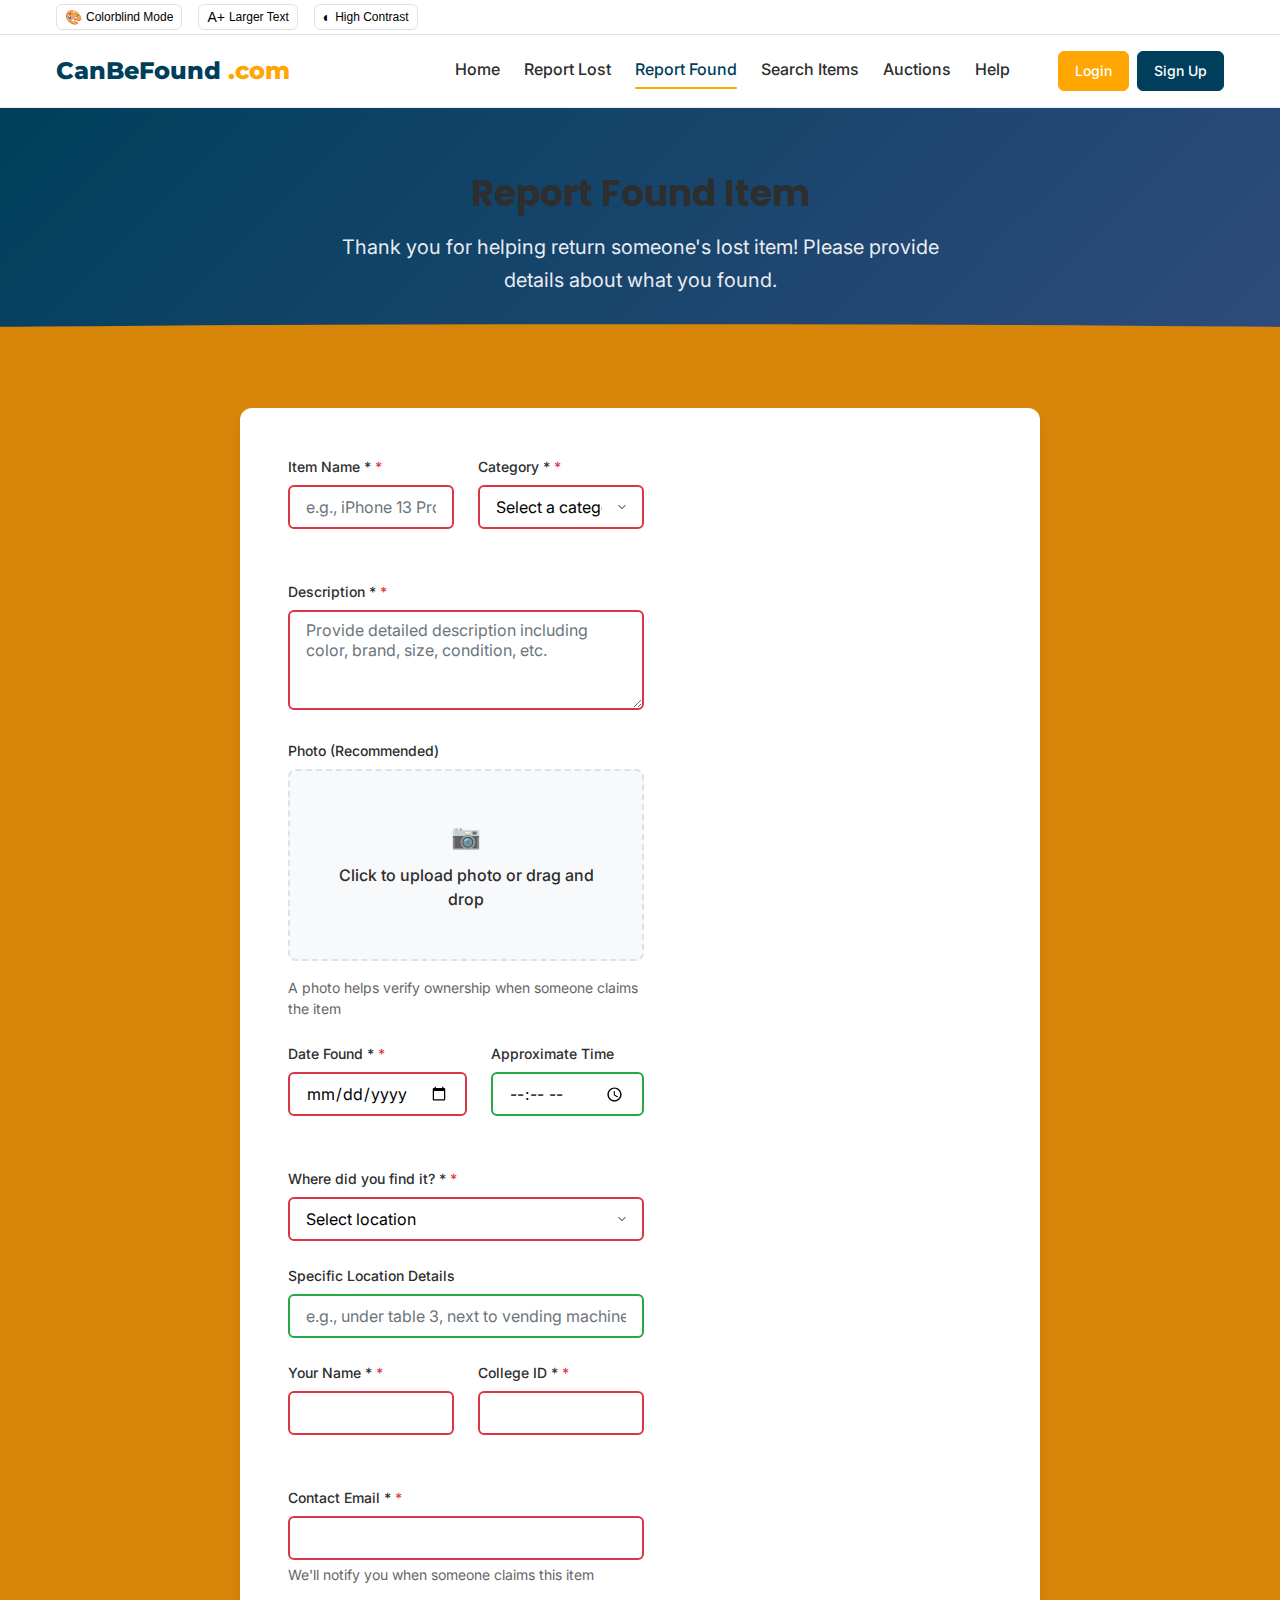
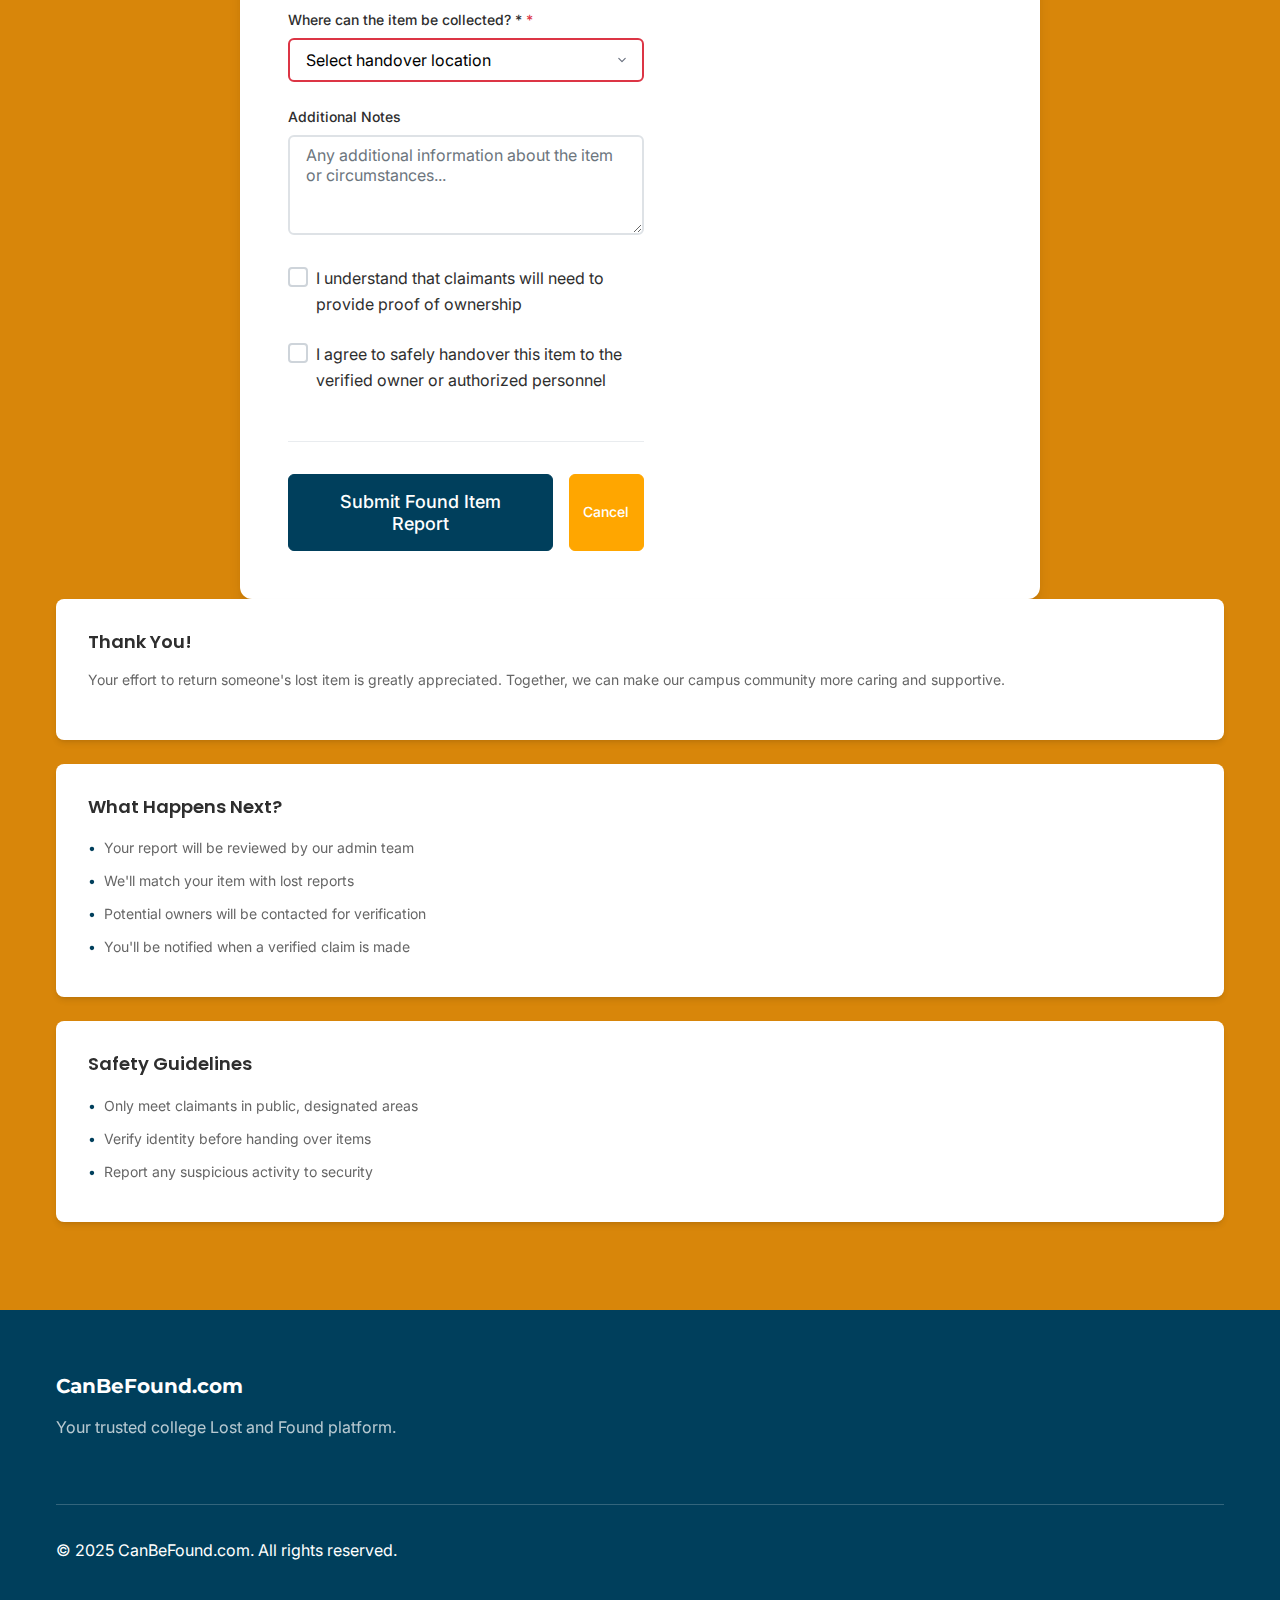
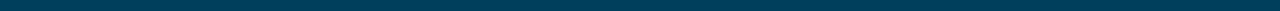
<file: report-found.html>
<!DOCTYPE html>
<html lang="en">
<head>
    <meta charset="UTF-8">
    <meta name="viewport" content="width=device-width, initial-scale=1.0">
    <meta name="description" content="Report a found item on CanBeFound.com - College Lost and Found Platform">
    <title>Report Found Item - CanBeFound.com</title>
    <link rel="preconnect" href="https://fonts.googleapis.com">
    <link rel="preconnect" href="https://fonts.gstatic.com" crossorigin>
    <link href="https://fonts.googleapis.com/css2?family=Inter:wght@300;400;500;600;700&family=Montserrat:wght@400;600;700;800&family=Poppins:wght@400;500;600;700&display=swap" rel="stylesheet">
    <link rel="stylesheet" href="styles/main.css">
    <link rel="stylesheet" href="styles/components.css">
    <link rel="stylesheet" href="styles/forms.css">
    <link rel="stylesheet" href="styles/responsive.css">
</head>
<body>
    <a href="#main-content" class="skip-link">Skip to main content</a>
    
    <div class="accessibility-toolbar" id="accessibilityToolbar">
        <div class="toolbar-content">
            <button class="toolbar-btn" id="colorblindToggle" aria-label="Toggle colorblind-friendly mode">
                <span class="btn-icon">🎨</span>
                <span class="btn-text">Colorblind Mode</span>
            </button>
            <button class="toolbar-btn" id="fontSizeToggle" aria-label="Increase font size">
                <span class="btn-icon">A+</span>
                <span class="btn-text">Larger Text</span>
            </button>
            <button class="toolbar-btn" id="highContrastToggle" aria-label="Toggle high contrast mode">
                <span class="btn-icon">◐</span>
                <span class="btn-text">High Contrast</span>
            </button>
        </div>
    </div>

    <nav class="navbar" role="navigation" aria-label="Main navigation">
        <div class="nav-container">
            <div class="nav-brand">
                <a href="index.html" class="logo" aria-label="CanBeFound.com Home">
                    <span class="logo-text">CanBeFound</span>
                    <span class="logo-domain">.com</span>
                </a>
            </div>
            
            <button class="nav-toggle" id="navToggle" aria-label="Toggle navigation menu" aria-expanded="false">
                <span class="hamburger"></span>
                <span class="hamburger"></span>
                <span class="hamburger"></span>
            </button>
            
            <div class="nav-menu" id="navMenu">
                <ul class="nav-links">
                    <li><a href="index.html" class="nav-link">Home</a></li>
                    <li><a href="report-lost.html" class="nav-link">Report Lost</a></li>
                    <li><a href="report-found.html" class="nav-link active" aria-current="page">Report Found</a></li>
                    <li><a href="search.html" class="nav-link">Search Items</a></li>
                    <li><a href="auctions.html" class="nav-link">Auctions</a></li>
                    <li><a href="help.html" class="nav-link">Help</a></li>
                </ul>
                <div class="nav-auth">
                    <button class="btn btn-secondary" id="loginBtn">Login</button>
                    <button class="btn btn-primary" id="signupBtn">Sign Up</button>
                </div>
            </div>
        </div>
    </nav>

    <main id="main-content">
        <div class="page-header">
            <div class="container">
                <h1 class="page-title">Report Found Item</h1>
                <p class="page-description">
                    Thank you for helping return someone's lost item! Please provide details about what you found.
                </p>
            </div>
        </div>

        <section class="form-section">
            <div class="container">
                <div class="form-container">
                    <form id="foundItemForm" class="report-form" novalidate>
                        <div class="form-step active">
                            <div class="form-row">
                                <div class="form-group">
                                    <label for="itemName" class="form-label required">Item Name</label>
                                    <input type="text" id="itemName" name="itemName" class="form-input" required
                                           placeholder="e.g., iPhone 13 Pro, Black Backpack, etc.">
                                    <div class="form-error" id="itemNameError"></div>
                                </div>

                                <div class="form-group">
                                    <label for="category" class="form-label required">Category</label>
                                    <select id="category" name="category" class="form-select" required>
                                        <option value="">Select a category</option>
                                        <option value="electronics">Electronics</option>
                                        <option value="clothing">Clothing & Accessories</option>
                                        <option value="bags">Bags & Backpacks</option>
                                        <option value="books">Books & Stationery</option>
                                        <option value="jewelry">Jewelry & Watches</option>
                                        <option value="keys">Keys & Key Chains</option>
                                        <option value="sports">Sports Equipment</option>
                                        <option value="other">Other</option>
                                    </select>
                                    <div class="form-error" id="categoryError"></div>
                                </div>
                            </div>

                            <div class="form-group">
                                <label for="description" class="form-label required">Description</label>
                                <textarea id="description" name="description" class="form-textarea" rows="4" required
                                          placeholder="Provide detailed description including color, brand, size, condition, etc."></textarea>
                                <div class="form-error" id="descriptionError"></div>
                            </div>

                            <div class="form-group">
                                <label for="itemPhoto" class="form-label">Photo (Recommended)</label>
                                <div class="file-upload">
                                    <input type="file" id="itemPhoto" name="itemPhoto" accept="image/*" class="file-input">
                                    <label for="itemPhoto" class="file-label">
                                        <span class="file-icon">📷</span>
                                        <span class="file-text">Click to upload photo or drag and drop</span>
                                    </label>
                                    <div class="file-preview" id="photoPreview"></div>
                                </div>
                                <small class="form-help">A photo helps verify ownership when someone claims the item</small>
                            </div>

                            <div class="form-row">
                                <div class="form-group">
                                    <label for="foundDate" class="form-label required">Date Found</label>
                                    <input type="date" id="foundDate" name="foundDate" class="form-input" required>
                                    <div class="form-error" id="foundDateError"></div>
                                </div>

                                <div class="form-group">
                                    <label for="foundTime" class="form-label">Approximate Time</label>
                                    <input type="time" id="foundTime" name="foundTime" class="form-input">
                                </div>
                            </div>

                            <div class="form-group">
                                <label for="location" class="form-label required">Where did you find it?</label>
                                <select id="location" name="location" class="form-select" required>
                                    <option value="">Select location</option>
                                    <option value="library">Library</option>
                                    <option value="cafeteria">Cafeteria</option>
                                    <option value="gym">Gymnasium</option>
                                    <option value="dormitory">Dormitory</option>
                                    <option value="classroom">Classroom</option>
                                    <option value="parking">Parking Area</option>
                                    <option value="auditorium">Auditorium</option>
                                    <option value="lab">Laboratory</option>
                                    <option value="outdoor">Outdoor Area</option>
                                    <option value="other">Other</option>
                                </select>
                                <div class="form-error" id="locationError"></div>
                            </div>

                            <div class="form-group">
                                <label for="specificLocation" class="form-label">Specific Location Details</label>
                                <input type="text" id="specificLocation" name="specificLocation" class="form-input"
                                       placeholder="e.g., under table 3, next to vending machine, Room 203">
                            </div>

                            <div class="form-row">
                                <div class="form-group">
                                    <label for="finderName" class="form-label required">Your Name</label>
                                    <input type="text" id="finderName" name="finderName" class="form-input" required>
                                    <div class="form-error" id="finderNameError"></div>
                                </div>

                                <div class="form-group">
                                    <label for="collegeId" class="form-label required">College ID</label>
                                    <input type="text" id="collegeId" name="collegeId" class="form-input" required>
                                    <div class="form-error" id="collegeIdError"></div>
                                </div>
                            </div>

                            <div class="form-group">
                                <label for="contactEmail" class="form-label required">Contact Email</label>
                                <input type="email" id="contactEmail" name="contactEmail" class="form-input" required>
                                <small class="form-help">We'll notify you when someone claims this item</small>
                                <div class="form-error" id="contactEmailError"></div>
                            </div>

                            <div class="form-group">
                                <label for="handoverLocation" class="form-label required">Where can the item be collected?</label>
                                <select id="handoverLocation" name="handoverLocation" class="form-select" required>
                                    <option value="">Select handover location</option>
                                    <option value="security-office">Security Office</option>
                                    <option value="student-services">Student Services</option>
                                    <option value="library-desk">Library Information Desk</option>
                                    <option value="admin-office">Administrative Office</option>
                                    <option value="other">Other (specify below)</option>
                                </select>
                                <div class="form-error" id="handoverLocationError"></div>
                            </div>

                            <div class="form-group" id="customLocationGroup" style="display: none;">
                                <label for="customLocation" class="form-label">Specify Location</label>
                                <input type="text" id="customLocation" name="customLocation" class="form-input"
                                       placeholder="Please specify where the item can be collected">
                            </div>

                            <div class="form-group">
                                <label for="additionalNotes" class="form-label">Additional Notes</label>
                                <textarea id="additionalNotes" name="additionalNotes" class="form-textarea" rows="3"
                                          placeholder="Any additional information about the item or circumstances..."></textarea>
                            </div>

                            <div class="form-group checkbox-group">
                                <label class="checkbox-label">
                                    <input type="checkbox" id="verifyOwnership" name="verifyOwnership" required>
                                    <span class="checkbox-custom"></span>
                                    I understand that claimants will need to provide proof of ownership
                                </label>
                                <div class="form-error" id="verifyOwnershipError"></div>
                            </div>

                            <div class="form-group checkbox-group">
                                <label class="checkbox-label">
                                    <input type="checkbox" id="handoverAgreement" name="handoverAgreement" required>
                                    <span class="checkbox-custom"></span>
                                    I agree to safely handover this item to the verified owner or authorized personnel
                                </label>
                                <div class="form-error" id="handoverAgreementError"></div>
                            </div>
                        </div>

                        <div class="form-actions">
                            <button type="submit" class="btn btn-primary btn-lg">Submit Found Item Report</button>
                            <button type="button" class="btn btn-secondary" onclick="history.back()">Cancel</button>
                        </div>
                    </form>
                </div>

                <div class="form-sidebar">
                    <div class="sidebar-card">
                        <h3 class="sidebar-title">Thank You!</h3>
                        <p class="sidebar-text">
                            Your effort to return someone's lost item is greatly appreciated. 
                            Together, we can make our campus community more caring and supportive.
                        </p>
                    </div>

                    <div class="sidebar-card">
                        <h3 class="sidebar-title">What Happens Next?</h3>
                        <ul class="sidebar-list">
                            <li>Your report will be reviewed by our admin team</li>
                            <li>We'll match your item with lost reports</li>
                            <li>Potential owners will be contacted for verification</li>
                            <li>You'll be notified when a verified claim is made</li>
                        </ul>
                    </div>

                    <div class="sidebar-card">
                        <h3 class="sidebar-title">Safety Guidelines</h3>
                        <ul class="sidebar-list">
                            <li>Only meet claimants in public, designated areas</li>
                            <li>Verify identity before handing over items</li>
                            <li>Report any suspicious activity to security</li>
                        </ul>
                    </div>
                </div>
            </div>
        </section>
    </main>

    <footer class="footer" role="contentinfo">
        <div class="container">
            <div class="footer-content">
                <div class="footer-section">
                    <h3 class="footer-title">CanBeFound.com</h3>
                    <p class="footer-description">
                        Your trusted college Lost and Found platform.
                    </p>
                </div>
            </div>
            <div class="footer-bottom">
                <p>&copy; 2025 CanBeFound.com. All rights reserved.</p>
            </div>
        </div>
    </footer>

    <script src="js/main.js"></script>
    <script src="js/accessibility.js"></script>
    <script src="js/found-form.js"></script>
</body>
</html>
</file>
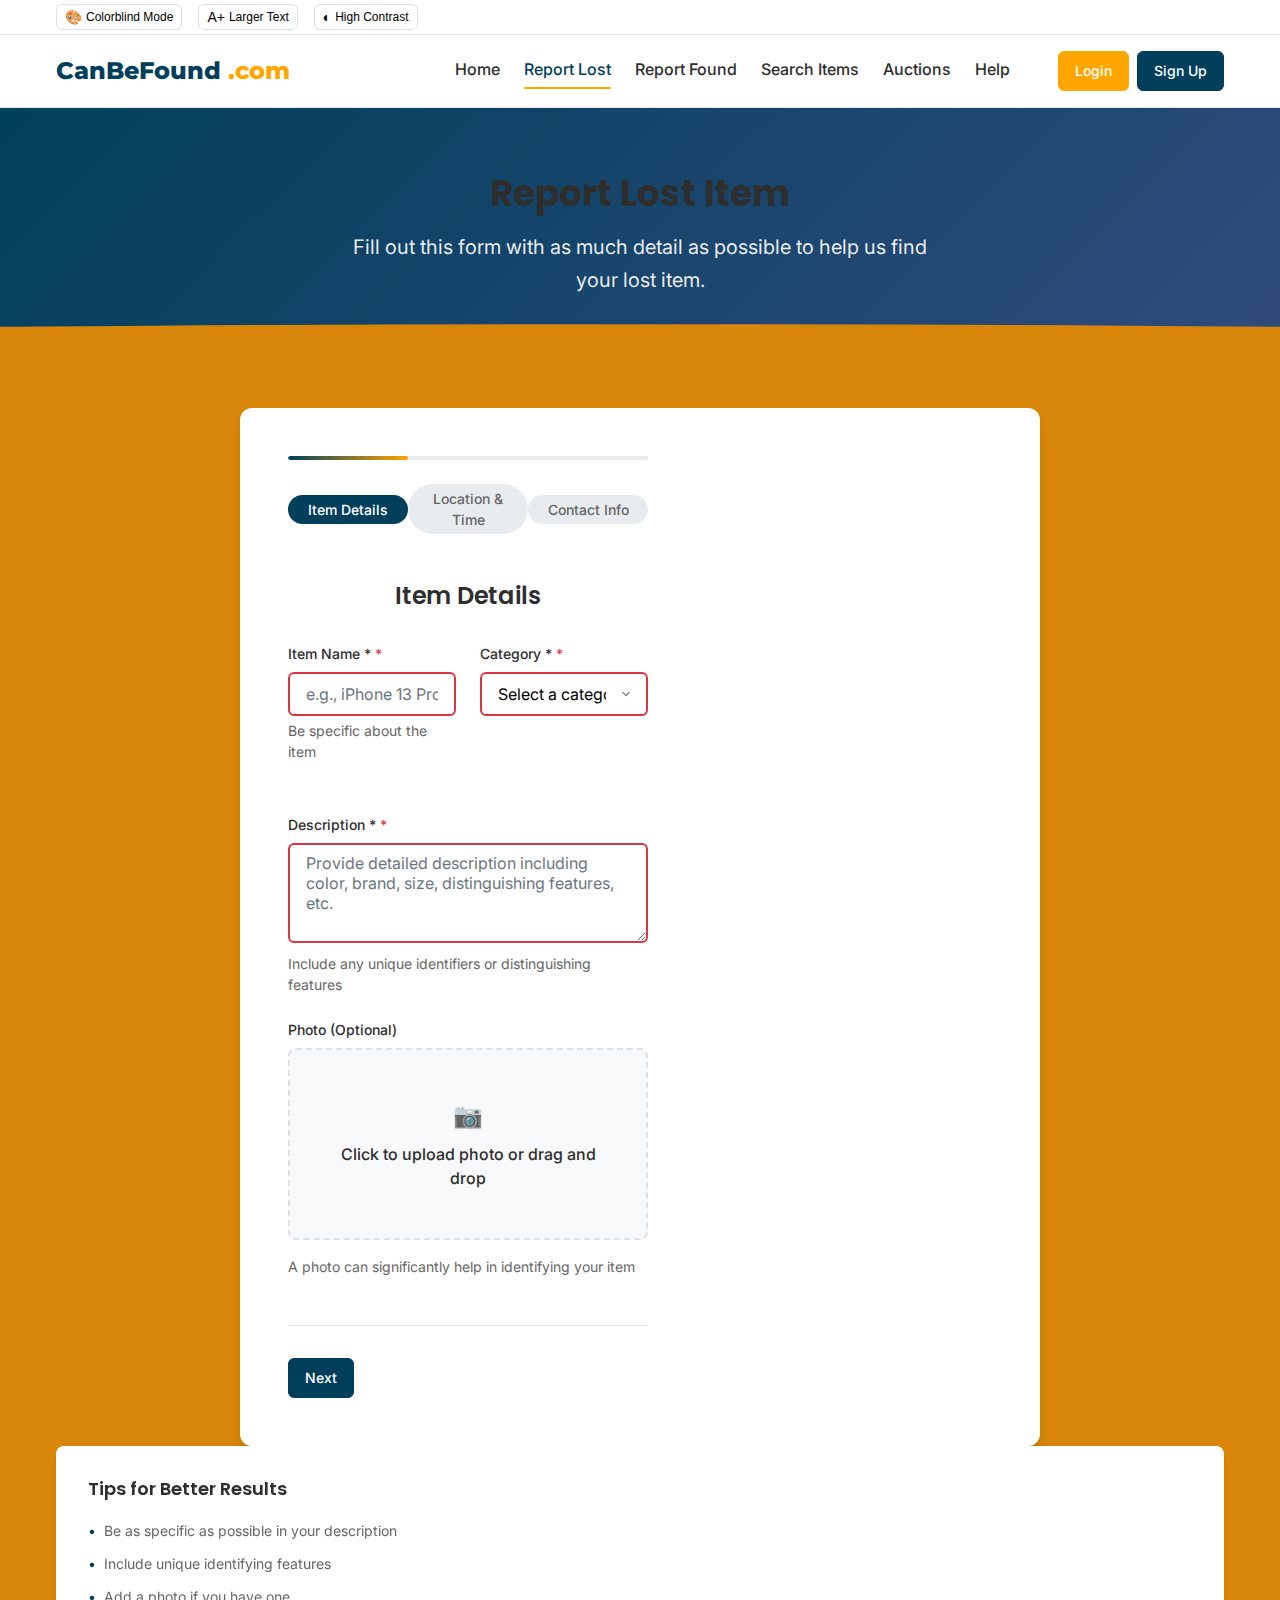
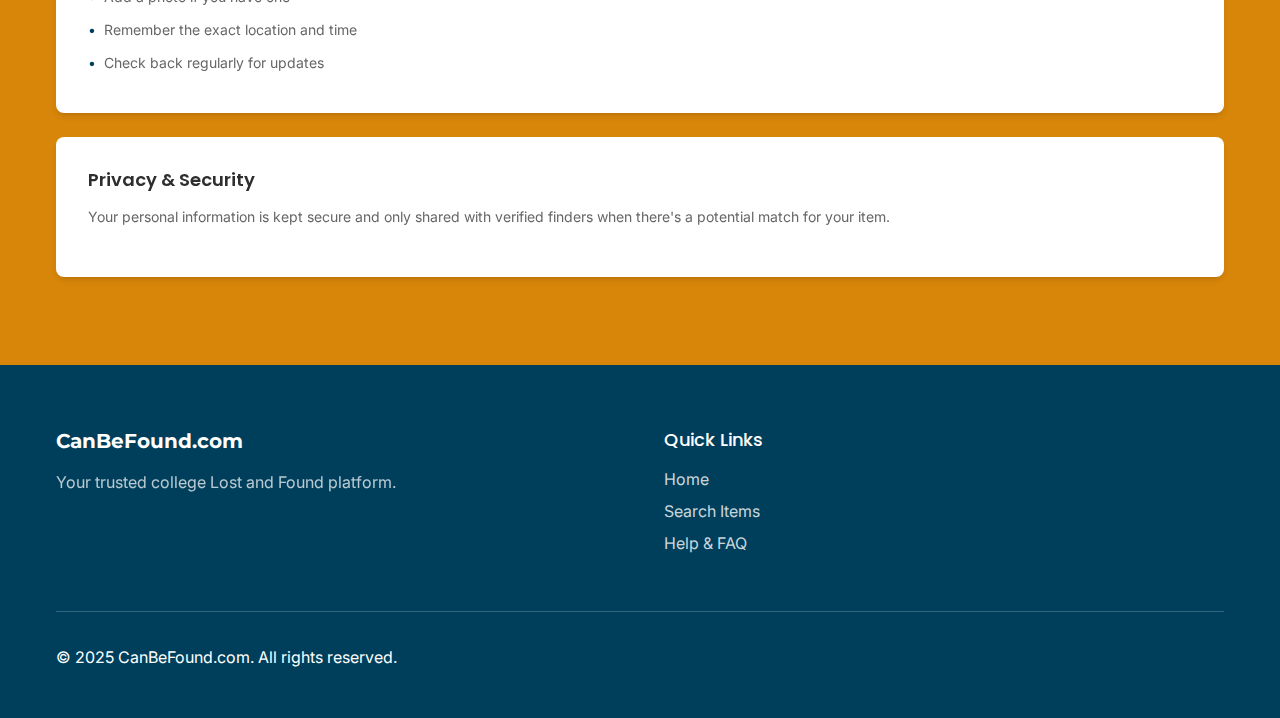
<file: report-lost.html>
<!DOCTYPE html>
<html lang="en">
<head>
    <meta charset="UTF-8">
    <meta name="viewport" content="width=device-width, initial-scale=1.0">
    <meta name="description" content="Report a lost item on CanBeFound.com - College Lost and Found Platform">
    <title>Report Lost Item - CanBeFound.com</title>
    <link rel="preconnect" href="https://fonts.googleapis.com">
    <link rel="preconnect" href="https://fonts.gstatic.com" crossorigin>
    <link href="https://fonts.googleapis.com/css2?family=Inter:wght@300;400;500;600;700&family=Montserrat:wght@400;600;700;800&family=Poppins:wght@400;500;600;700&display=swap" rel="stylesheet">
    <link rel="stylesheet" href="styles/main.css">
    <link rel="stylesheet" href="styles/components.css">
    <link rel="stylesheet" href="styles/forms.css">
    <link rel="stylesheet" href="styles/responsive.css">
</head>
<body>
    <a href="#main-content" class="skip-link">Skip to main content</a>
    
    <div class="accessibility-toolbar" id="accessibilityToolbar">
        <div class="toolbar-content">
            <button class="toolbar-btn" id="colorblindToggle" aria-label="Toggle colorblind-friendly mode">
                <span class="btn-icon">🎨</span>
                <span class="btn-text">Colorblind Mode</span>
            </button>
            <button class="toolbar-btn" id="fontSizeToggle" aria-label="Increase font size">
                <span class="btn-icon">A+</span>
                <span class="btn-text">Larger Text</span>
            </button>
            <button class="toolbar-btn" id="highContrastToggle" aria-label="Toggle high contrast mode">
                <span class="btn-icon">◐</span>
                <span class="btn-text">High Contrast</span>
            </button>
        </div>
    </div>

    <nav class="navbar" role="navigation" aria-label="Main navigation">
        <div class="nav-container">
            <div class="nav-brand">
                <a href="index.html" class="logo" aria-label="CanBeFound.com Home">
                    <span class="logo-text">CanBeFound</span>
                    <span class="logo-domain">.com</span>
                </a>
            </div>
            
            <button class="nav-toggle" id="navToggle" aria-label="Toggle navigation menu" aria-expanded="false">
                <span class="hamburger"></span>
                <span class="hamburger"></span>
                <span class="hamburger"></span>
            </button>
            
            <div class="nav-menu" id="navMenu">
                <ul class="nav-links">
                    <li><a href="index.html" class="nav-link">Home</a></li>
                    <li><a href="report-lost.html" class="nav-link active" aria-current="page">Report Lost</a></li>
                    <li><a href="report-found.html" class="nav-link">Report Found</a></li>
                    <li><a href="search.html" class="nav-link">Search Items</a></li>
                    <li><a href="auctions.html" class="nav-link">Auctions</a></li>
                    <li><a href="help.html" class="nav-link">Help</a></li>
                </ul>
                <div class="nav-auth">
                    <button class="btn btn-secondary" id="loginBtn">Login</button>
                    <button class="btn btn-primary" id="signupBtn">Sign Up</button>
                </div>
            </div>
        </div>
    </nav>

    <main id="main-content">
        <div class="page-header">
            <div class="container">
                <h1 class="page-title">Report Lost Item</h1>
                <p class="page-description">
                    Fill out this form with as much detail as possible to help us find your lost item.
                </p>
            </div>
        </div>

        <section class="form-section">
            <div class="container">
                <div class="form-container">
                    <form id="lostItemForm" class="report-form" novalidate>
                        <div class="form-progress">
                            <div class="progress-bar">
                                <div class="progress-fill" id="progressFill"></div>
                            </div>
                            <div class="progress-steps">
                                <div class="progress-step active" data-step="1">Item Details</div>
                                <div class="progress-step" data-step="2">Location & Time</div>
                                <div class="progress-step" data-step="3">Contact Info</div>
                            </div>
                        </div>

                        <!-- Step 1: Item Details -->
                        <div class="form-step active" data-step="1">
                            <h2 class="step-title">Item Details</h2>
                            
                            <div class="form-row">
                                <div class="form-group">
                                    <label for="itemName" class="form-label required">Item Name</label>
                                    <input type="text" id="itemName" name="itemName" class="form-input" required
                                           placeholder="e.g., iPhone 13 Pro, Black Backpack, etc."
                                           aria-describedby="item-name-help">
                                    <small id="item-name-help" class="form-help">Be specific about the item</small>
                                    <div class="form-error" id="itemNameError"></div>
                                </div>

                                <div class="form-group">
                                    <label for="category" class="form-label required">Category</label>
                                    <select id="category" name="category" class="form-select" required>
                                        <option value="">Select a category</option>
                                        <option value="electronics">Electronics</option>
                                        <option value="clothing">Clothing & Accessories</option>
                                        <option value="bags">Bags & Backpacks</option>
                                        <option value="books">Books & Stationery</option>
                                        <option value="jewelry">Jewelry & Watches</option>
                                        <option value="keys">Keys & Key Chains</option>
                                        <option value="sports">Sports Equipment</option>
                                        <option value="other">Other</option>
                                    </select>
                                    <div class="form-error" id="categoryError"></div>
                                </div>
                            </div>

                            <div class="form-group">
                                <label for="description" class="form-label required">Description</label>
                                <textarea id="description" name="description" class="form-textarea" rows="4" required
                                          placeholder="Provide detailed description including color, brand, size, distinguishing features, etc."
                                          aria-describedby="description-help"></textarea>
                                <small id="description-help" class="form-help">Include any unique identifiers or distinguishing features</small>
                                <div class="form-error" id="descriptionError"></div>
                            </div>

                            <div class="form-group">
                                <label for="itemPhoto" class="form-label">Photo (Optional)</label>
                                <div class="file-upload">
                                    <input type="file" id="itemPhoto" name="itemPhoto" accept="image/*" class="file-input">
                                    <label for="itemPhoto" class="file-label">
                                        <span class="file-icon">📷</span>
                                        <span class="file-text">Click to upload photo or drag and drop</span>
                                    </label>
                                    <div class="file-preview" id="photoPreview"></div>
                                </div>
                                <small class="form-help">A photo can significantly help in identifying your item</small>
                            </div>
                        </div>

                        <!-- Step 2: Location & Time -->
                        <div class="form-step" data-step="2">
                            <h2 class="step-title">Where and When Did You Lose It?</h2>
                            
                            <div class="form-row">
                                <div class="form-group">
                                    <label for="lostDate" class="form-label required">Date Lost</label>
                                    <input type="date" id="lostDate" name="lostDate" class="form-input" required>
                                    <div class="form-error" id="lostDateError"></div>
                                </div>

                                <div class="form-group">
                                    <label for="lostTime" class="form-label">Approximate Time</label>
                                    <input type="time" id="lostTime" name="lostTime" class="form-input">
                                    <small class="form-help">If you remember the approximate time</small>
                                </div>
                            </div>

                            <div class="form-group">
                                <label for="location" class="form-label required">Location</label>
                                <select id="location" name="location" class="form-select" required>
                                    <option value="">Select location</option>
                                    <option value="library">Library</option>
                                    <option value="cafeteria">Cafeteria</option>
                                    <option value="gym">Gymnasium</option>
                                    <option value="dormitory">Dormitory</option>
                                    <option value="classroom">Classroom</option>
                                    <option value="parking">Parking Area</option>
                                    <option value="auditorium">Auditorium</option>
                                    <option value="lab">Laboratory</option>
                                    <option value="outdoor">Outdoor Area</option>
                                    <option value="other">Other</option>
                                </select>
                                <div class="form-error" id="locationError"></div>
                            </div>

                            <div class="form-group">
                                <label for="specificLocation" class="form-label">Specific Location Details</label>
                                <input type="text" id="specificLocation" name="specificLocation" class="form-input"
                                       placeholder="e.g., 2nd floor study area, near the main entrance, Room 203">
                                <small class="form-help">Be as specific as possible</small>
                            </div>

                            <div class="form-group">
                                <label for="circumstances" class="form-label">Circumstances</label>
                                <textarea id="circumstances" name="circumstances" class="form-textarea" rows="3"
                                          placeholder="How do you think you lost it? Any additional context that might help..."></textarea>
                            </div>
                        </div>

                        <!-- Step 3: Contact Information -->
                        <div class="form-step" data-step="3">
                            <h2 class="step-title">Your Contact Information</h2>
                            
                            <div class="form-row">
                                <div class="form-group">
                                    <label for="fullName" class="form-label required">Full Name</label>
                                    <input type="text" id="fullName" name="fullName" class="form-input" required>
                                    <div class="form-error" id="fullNameError"></div>
                                </div>

                                <div class="form-group">
                                    <label for="collegeIdContact" class="form-label required">College ID</label>
                                    <input type="text" id="collegeIdContact" name="collegeIdContact" class="form-input" required>
                                    <div class="form-error" id="collegeIdContactError"></div>
                                </div>
                            </div>

                            <div class="form-row">
                                <div class="form-group">
                                    <label for="email" class="form-label required">Email Address</label>
                                    <input type="email" id="email" name="email" class="form-input" required>
                                    <div class="form-error" id="emailError"></div>
                                </div>

                                <div class="form-group">
                                    <label for="phone" class="form-label">Phone Number</label>
                                    <input type="tel" id="phone" name="phone" class="form-input"
                                           placeholder="(optional, for urgent contact)">
                                </div>
                            </div>

                            <div class="form-group checkbox-group">
                                <label class="checkbox-label">
                                    <input type="checkbox" id="privacyConsent" name="privacyConsent" required>
                                    <span class="checkbox-custom"></span>
                                    I agree that my contact information may be shared with verified finders of my item
                                </label>
                                <div class="form-error" id="privacyConsentError"></div>
                            </div>

                            <div class="form-group checkbox-group">
                                <label class="checkbox-label">
                                    <input type="checkbox" id="notifications" name="notifications">
                                    <span class="checkbox-custom"></span>
                                    Send me email notifications about potential matches
                                </label>
                            </div>
                        </div>

                        <div class="form-navigation">
                            <button type="button" class="btn btn-secondary" id="prevBtn" style="display: none;">Previous</button>
                            <button type="button" class="btn btn-primary" id="nextBtn">Next</button>
                            <button type="submit" class="btn btn-primary" id="submitBtn" style="display: none;">Submit Report</button>
                        </div>
                    </form>
                </div>

                <div class="form-sidebar">
                    <div class="sidebar-card">
                        <h3 class="sidebar-title">Tips for Better Results</h3>
                        <ul class="sidebar-list">
                            <li>Be as specific as possible in your description</li>
                            <li>Include unique identifying features</li>
                            <li>Add a photo if you have one</li>
                            <li>Remember the exact location and time</li>
                            <li>Check back regularly for updates</li>
                        </ul>
                    </div>

                    <div class="sidebar-card">
                        <h3 class="sidebar-title">Privacy & Security</h3>
                        <p class="sidebar-text">
                            Your personal information is kept secure and only shared with verified finders 
                            when there's a potential match for your item.
                        </p>
                    </div>
                </div>
            </div>
        </section>
    </main>

    <footer class="footer" role="contentinfo">
        <div class="container">
            <div class="footer-content">
                <div class="footer-section">
                    <h3 class="footer-title">CanBeFound.com</h3>
                    <p class="footer-description">
                        Your trusted college Lost and Found platform.
                    </p>
                </div>
                <div class="footer-section">
                    <h4 class="footer-subtitle">Quick Links</h4>
                    <ul class="footer-links">
                        <li><a href="index.html">Home</a></li>
                        <li><a href="search.html">Search Items</a></li>
                        <li><a href="help.html">Help & FAQ</a></li>
                    </ul>
                </div>
            </div>
            <div class="footer-bottom">
                <p>&copy; 2025 CanBeFound.com. All rights reserved.</p>
            </div>
        </div>
    </footer>

    <script src="js/main.js"></script>
    <script src="js/accessibility.js"></script>
    <script src="js/forms.js"></script>
</body>
</html>
</file>
<file: styles/main.css>
/* CanBeFound.com - Main Styles */

/* CSS Custom Properties (Variables) */
:root {
  /* Color Palette */
  --primary-color: #003f5c;
  --secondary-color: #ffa600;
  --accent-color: #2f4b7c;
  --background-color: #d8860a;
  --text-color: #2e2e2e;
  --text-light: #666666;
  --white: #ffffff;
  --gray-100: #f8f9fa;
  --gray-200: #e9ecef;
  --gray-300: #dee2e6;
  --gray-400: #ced4da;
  --gray-500: #6c757d;
  --gray-600: #495057;
  --gray-700: #343a40;
  --gray-800: #212529;
  
  /* Status Colors */
  --success-color: #28a745;
  --warning-color: #ffc107;
  --error-color: #dc3545;
  --info-color: #17a2b8;
  
  /* Typography */
  --font-family-primary: 'Inter', -apple-system, BlinkMacSystemFont, 'Segoe UI', Roboto, 'Helvetica Neue', Arial, sans-serif;
  --font-family-heading: 'Poppins', -apple-system, BlinkMacSystemFont, 'Segoe UI', Roboto, sans-serif;
  --font-family-brand: 'Montserrat', -apple-system, BlinkMacSystemFont, 'Segoe UI', Roboto, sans-serif;
  
  /* Font Weights */
  --font-weight-light: 300;
  --font-weight-normal: 400;
  --font-weight-medium: 500;
  --font-weight-semibold: 600;
  --font-weight-bold: 700;
  --font-weight-extrabold: 800;
  
  /* Font Sizes */
  --font-size-xs: 0.75rem;
  --font-size-sm: 0.875rem;
  --font-size-base: 1rem;
  --font-size-lg: 1.125rem;
  --font-size-xl: 1.25rem;
  --font-size-2xl: 1.5rem;
  --font-size-3xl: 1.875rem;
  --font-size-4xl: 2.25rem;
  --font-size-5xl: 3rem;
  
  /* Line Heights */
  --line-height-tight: 1.2;
  --line-height-normal: 1.5;
  --line-height-relaxed: 1.625;
  
  /* Spacing */
  --spacing-xs: 0.25rem;
  --spacing-sm: 0.5rem;
  --spacing-md: 1rem;
  --spacing-lg: 1.5rem;
  --spacing-xl: 2rem;
  --spacing-2xl: 3rem;
  --spacing-3xl: 4rem;
  
  /* Border Radius */
  --radius-sm: 0.25rem;
  --radius-md: 0.375rem;
  --radius-lg: 0.5rem;
  --radius-xl: 0.75rem;
  --radius-2xl: 1rem;
  --radius-full: 9999px;
  
  /* Shadows */
  --shadow-sm: 0 1px 2px 0 rgba(0, 0, 0, 0.05);
  --shadow-md: 0 4px 6px -1px rgba(0, 0, 0, 0.1), 0 2px 4px -1px rgba(0, 0, 0, 0.06);
  --shadow-lg: 0 10px 15px -3px rgba(0, 0, 0, 0.1), 0 4px 6px -2px rgba(0, 0, 0, 0.05);
  --shadow-xl: 0 20px 25px -5px rgba(0, 0, 0, 0.1), 0 10px 10px -5px rgba(0, 0, 0, 0.04);
  
  /* Transitions */
  --transition-fast: 150ms ease-in-out;
  --transition-normal: 250ms ease-in-out;
  --transition-slow: 350ms ease-in-out;
  
  /* Z-Index */
  --z-dropdown: 1000;
  --z-sticky: 1020;
  --z-fixed: 1030;
  --z-modal: 1050;
  --z-tooltip: 1070;
}

/* Colorblind-friendly mode */
.colorblind-mode {
  --primary-color: #2d3748;
  --secondary-color: #00d9ff;
  --accent-color: #ffd700;
  --success-color: #00d9ff;
  --warning-color: #ffd700;
  --error-color: #2d3748;
}

/* High contrast mode */
.high-contrast-mode {
  --primary-color: #000000;
  --secondary-color: #ffff00;
  --background-color: #ffffff;
  --text-color: #000000;
  --text-light: #000000;
}

/* Large text mode */
.large-text-mode {
  --font-size-xs: 0.875rem;
  --font-size-sm: 1rem;
  --font-size-base: 1.125rem;
  --font-size-lg: 1.25rem;
  --font-size-xl: 1.375rem;
  --font-size-2xl: 1.75rem;
  --font-size-3xl: 2.125rem;
  --font-size-4xl: 2.5rem;
  --font-size-5xl: 3.25rem;
}

/* Reset and Base Styles */
* {
  box-sizing: border-box;
  margin: 0;
  padding: 0;
}

html {
  font-size: 16px;
  scroll-behavior: smooth;
}

body {
  font-family: var(--font-family-primary);
  font-size: var(--font-size-base);
  font-weight: var(--font-weight-normal);
  line-height: var(--line-height-normal);
  color: var(--text-color);
  background-color: var(--background-color);
  -webkit-font-smoothing: antialiased;
  -moz-osx-font-smoothing: grayscale;
}

/* Typography */
h1, h2, h3, h4, h5, h6 {
  font-family: var(--font-family-heading);
  font-weight: var(--font-weight-semibold);
  line-height: var(--line-height-tight);
  color: var(--text-color);
  margin-bottom: var(--spacing-md);
}

h1 { font-size: var(--font-size-4xl); }
h2 { font-size: var(--font-size-3xl); }
h3 { font-size: var(--font-size-2xl); }
h4 { font-size: var(--font-size-xl); }
h5 { font-size: var(--font-size-lg); }
h6 { font-size: var(--font-size-base); }

p {
  margin-bottom: var(--spacing-md);
  line-height: var(--line-height-relaxed);
}

a {
  color: var(--primary-color);
  text-decoration: none;
  transition: color var(--transition-fast);
}

a:hover, a:focus {
  color: var(--accent-color);
  outline: none;
}

a:focus-visible {
  outline: 2px solid var(--primary-color);
  outline-offset: 2px;
  border-radius: var(--radius-sm);
}

/* Lists */
ul, ol {
  margin-bottom: var(--spacing-md);
  padding-left: var(--spacing-xl);
}

li {
  margin-bottom: var(--spacing-xs);
}

/* Images */
img {
  max-width: 100%;
  height: auto;
  display: block;
}

/* Skip Link for Accessibility */
.skip-link {
  position: absolute;
  top: -40px;
  left: 6px;
  background: var(--primary-color);
  color: var(--white);
  padding: 8px;
  z-index: var(--z-tooltip);
  text-decoration: none;
  border-radius: var(--radius-md);
  font-weight: var(--font-weight-medium);
  transition: top var(--transition-fast);
}

.skip-link:focus {
  top: 6px;
}

/* Accessibility Toolbar */
.accessibility-toolbar {
  background: var(--white);
  border-bottom: 1px solid var(--gray-300);
  padding: var(--spacing-xs) 0;
  font-size: var(--font-size-sm);
  z-index: var(--z-sticky);
  position: sticky;
  top: 0;
}

.toolbar-content {
  max-width: 1200px;
  margin: 0 auto;
  padding: 0 var(--spacing-md);
  display: flex;
  gap: var(--spacing-md);
  align-items: center;
}

.toolbar-btn {
  display: flex;
  align-items: center;
  gap: var(--spacing-xs);
  background: none;
  border: 1px solid var(--gray-300);
  padding: var(--spacing-xs) var(--spacing-sm);
  border-radius: var(--radius-md);
  font-size: var(--font-size-xs);
  cursor: pointer;
  transition: all var(--transition-fast);
}

.toolbar-btn:hover {
  background: var(--gray-100);
  border-color: var(--gray-400);
}

.toolbar-btn.active {
  background: var(--primary-color);
  color: var(--white);
  border-color: var(--primary-color);
}

.btn-icon {
  font-size: 14px;
}

.btn-text {
  font-weight: var(--font-weight-medium);
}

/* Container */
.container {
  max-width: 1200px;
  margin: 0 auto;
  padding: 0 var(--spacing-md);
}

/* Utility Classes */
.text-center { text-align: center; }
.text-left { text-align: left; }
.text-right { text-align: right; }

.text-primary { color: var(--primary-color); }
.text-secondary { color: var(--secondary-color); }
.text-accent { color: var(--accent-color); }
.text-muted { color: var(--text-light); }
.text-success { color: var(--success-color); }
.text-warning { color: var(--warning-color); }
.text-error { color: var(--error-color); }

.bg-primary { background-color: var(--primary-color); }
.bg-secondary { background-color: var(--secondary-color); }
.bg-white { background-color: var(--white); }
.bg-gray-100 { background-color: var(--gray-100); }

.rounded { border-radius: var(--radius-md); }
.rounded-lg { border-radius: var(--radius-lg); }
.rounded-full { border-radius: var(--radius-full); }

.shadow { box-shadow: var(--shadow-md); }
.shadow-lg { box-shadow: var(--shadow-lg); }

.sr-only {
  position: absolute;
  width: 1px;
  height: 1px;
  padding: 0;
  margin: -1px;
  overflow: hidden;
  clip: rect(0, 0, 0, 0);
  white-space: nowrap;
  border: 0;
}

/* Focus Management */
.focus-visible:focus-visible {
  outline: 2px solid var(--primary-color);
  outline-offset: 2px;
}

/* Loading States */
.loading {
  opacity: 0.6;
  pointer-events: none;
}

.spinner {
  width: 20px;
  height: 20px;
  border: 2px solid var(--gray-300);
  border-top: 2px solid var(--primary-color);
  border-radius: 50%;
  animation: spin 1s linear infinite;
}

@keyframes spin {
  0% { transform: rotate(0deg); }
  100% { transform: rotate(360deg); }
}

/* Animations */
.fade-in {
  animation: fadeIn 0.3s ease-in-out;
}

.slide-up {
  animation: slideUp 0.3s ease-out;
}

@keyframes fadeIn {
  from { opacity: 0; }
  to { opacity: 1; }
}

@keyframes slideUp {
  from {
    opacity: 0;
    transform: translateY(20px);
  }
  to {
    opacity: 1;
    transform: translateY(0);
  }
}

/* Print Styles */
@media print {
  .accessibility-toolbar,
  .navbar,
  .footer,
  .modal {
    display: none !important;
  }
  
  body {
    font-size: 12px;
    line-height: 1.4;
    color: #000;
    background: #fff;
  }
  
  .container {
    max-width: none;
    padding: 0;
  }
}

/* Reduced Motion */
@media (prefers-reduced-motion: reduce) {
  * {
    animation-duration: 0.01ms !important;
    animation-iteration-count: 1 !important;
    transition-duration: 0.01ms !important;
  }
  
  html {
    scroll-behavior: auto;
  }
}
</file>
<file: styles/components.css>
/* CanBeFound.com - Component Styles */

/* Navigation */
.navbar {
  background: var(--white);
  border-bottom: 1px solid var(--gray-200);
  position: sticky;
  top: 0;
  z-index: var(--z-sticky);
  padding: var(--spacing-md) 0;
}

.nav-container {
  max-width: 1200px;
  margin: 0 auto;
  padding: 0 var(--spacing-md);
  display: flex;
  align-items: center;
  justify-content: space-between;
}

.nav-brand .logo {
  font-family: var(--font-family-brand);
  font-size: var(--font-size-2xl);
  font-weight: var(--font-weight-extrabold);
  text-decoration: none;
  color: var(--primary-color);
}

.logo-text {
  color: var(--primary-color);
}

.logo-domain {
  color: var(--secondary-color);
}

.nav-toggle {
  display: none;
  flex-direction: column;
  background: none;
  border: none;
  cursor: pointer;
  padding: var(--spacing-sm);
}

.hamburger {
  width: 25px;
  height: 3px;
  background: var(--text-color);
  margin: 3px 0;
  transition: var(--transition-fast);
}

.nav-menu {
  display: flex;
  align-items: center;
  gap: var(--spacing-2xl);
}

.nav-links {
  display: flex;
  list-style: none;
  margin: 0;
  padding: 0;
  gap: var(--spacing-lg);
}

.nav-link {
  font-weight: var(--font-weight-medium);
  color: var(--text-color);
  padding: var(--spacing-sm) 0;
  position: relative;
  transition: color var(--transition-fast);
}

.nav-link:hover,
.nav-link:focus {
  color: var(--primary-color);
}

.nav-link.active {
  color: var(--primary-color);
}

.nav-link.active::after {
  content: '';
  position: absolute;
  bottom: -2px;
  left: 0;
  right: 0;
  height: 2px;
  background: var(--secondary-color);
  border-radius: var(--radius-full);
}

.nav-auth {
  display: flex;
  gap: var(--spacing-sm);
}

/* Buttons */
.btn {
  display: inline-flex;
  align-items: center;
  justify-content: center;
  gap: var(--spacing-xs);
  padding: var(--spacing-sm) var(--spacing-md);
  font-family: var(--font-family-primary);
  font-size: var(--font-size-sm);
  font-weight: var(--font-weight-medium);
  line-height: 1.2;
  border: 1px solid transparent;
  border-radius: var(--radius-md);
  cursor: pointer;
  text-decoration: none;
  transition: all var(--transition-fast);
  min-height: 40px;
  position: relative;
  overflow: hidden;
}

.btn:disabled {
  opacity: 0.6;
  cursor: not-allowed;
  pointer-events: none;
}

.btn:focus-visible {
  outline: 2px solid var(--primary-color);
  outline-offset: 2px;
}

/* Button Variants */
.btn-primary {
  background: var(--primary-color);
  color: var(--white);
  border-color: var(--primary-color);
}

.btn-primary:hover {
  background: var(--accent-color);
  border-color: var(--accent-color);
  transform: translateY(-1px);
  box-shadow: var(--shadow-md);
}

.btn-secondary {
  background: var(--secondary-color);
  color: var(--white);
  border-color: var(--secondary-color);
}

.btn-secondary:hover {
  background: #e69500;
  border-color: #e69500;
  transform: translateY(-1px);
  box-shadow: var(--shadow-md);
}

.btn-outline {
  background: transparent;
  color: var(--primary-color);
  border-color: var(--primary-color);
}

.btn-outline:hover {
  background: var(--primary-color);
  color: var(--white);
}

.btn-ghost {
  background: transparent;
  color: var(--text-color);
  border: none;
  padding: var(--spacing-xs) var(--spacing-sm);
}

.btn-ghost:hover {
  background: var(--gray-100);
  color: var(--primary-color);
}

/* Button Sizes */
.btn-sm {
  padding: var(--spacing-xs) var(--spacing-sm);
  font-size: var(--font-size-xs);
  min-height: 32px;
}

.btn-lg {
  padding: var(--spacing-md) var(--spacing-xl);
  font-size: var(--font-size-lg);
  min-height: 48px;
}

.btn-full {
  width: 100%;
}

/* Hero Section */
.hero {
  background: linear-gradient(135deg, var(--background-color) 0%, #f0f7ff 100%);
  padding: var(--spacing-3xl) 0;
  position: relative;
  overflow: hidden;
}

.hero::before {
  content: '';
  position: absolute;
  top: 0;
  left: 0;
  right: 0;
  bottom: 0;
  background-image: 
    radial-gradient(circle at 25% 25%, rgba(0, 63, 92, 0.1) 0%, transparent 50%),
    radial-gradient(circle at 75% 75%, rgba(255, 166, 0, 0.1) 0%, transparent 50%);
  pointer-events: none;
}

.hero-container {
  max-width: 1200px;
  margin: 0 auto;
  padding: 0 var(--spacing-md);
  display: grid;
  grid-template-columns: 1fr 1fr;
  gap: var(--spacing-3xl);
  align-items: center;
  position: relative;
  z-index: 1;
}

.hero-content {
  animation: slideUp 0.8s ease-out;
}

.hero-title {
  font-size: var(--font-size-5xl);
  font-weight: var(--font-weight-bold);
  margin-bottom: var(--spacing-lg);
  line-height: 1.1;
}

.hero-description {
  font-size: var(--font-size-xl);
  color: var(--text-light);
  margin-bottom: var(--spacing-2xl);
  line-height: var(--line-height-relaxed);
}

.hero-actions {
  display: flex;
  gap: var(--spacing-md);
  flex-wrap: wrap;
}

.hero-image {
  display: flex;
  justify-content: center;
  align-items: center;
}

.hero-graphic {
  position: relative;
  width: 300px;
  height: 300px;
  animation: fadeIn 1s ease-out 0.3s both;
}

.graphic-item {
  position: absolute;
  border-radius: var(--radius-xl);
  animation: float 6s ease-in-out infinite;
}

.graphic-item.item-1 {
  width: 80px;
  height: 80px;
  background: var(--primary-color);
  top: 20%;
  left: 10%;
  animation-delay: 0s;
}

.graphic-item.item-2 {
  width: 60px;
  height: 60px;
  background: var(--secondary-color);
  top: 10%;
  right: 20%;
  animation-delay: 1s;
}

.graphic-item.item-3 {
  width: 70px;
  height: 70px;
  background: var(--accent-color);
  bottom: 30%;
  left: 20%;
  animation-delay: 2s;
}

.graphic-item.item-4 {
  width: 50px;
  height: 50px;
  background: var(--info-color);
  bottom: 20%;
  right: 15%;
  animation-delay: 3s;
}

@keyframes float {
  0%, 100% { transform: translateY(0px) rotate(0deg); }
  25% { transform: translateY(-20px) rotate(5deg); }
  50% { transform: translateY(-10px) rotate(-5deg); }
  75% { transform: translateY(-15px) rotate(3deg); }
}

/* Cards */
.card {
  background: var(--white);
  border-radius: var(--radius-lg);
  box-shadow: var(--shadow-md);
  overflow: hidden;
  transition: all var(--transition-normal);
}

.card:hover {
  transform: translateY(-4px);
  box-shadow: var(--shadow-xl);
}

.card-header {
  padding: var(--spacing-lg);
  border-bottom: 1px solid var(--gray-200);
}

.card-body {
  padding: var(--spacing-lg);
}

.card-footer {
  padding: var(--spacing-lg);
  background: var(--gray-100);
  border-top: 1px solid var(--gray-200);
}

/* Action Cards */
.actions-grid {
  display: grid;
  grid-template-columns: repeat(auto-fit, minmax(280px, 1fr));
  gap: var(--spacing-xl);
  margin-top: var(--spacing-2xl);
}

.action-card {
  background: var(--white);
  border-radius: var(--radius-xl);
  padding: var(--spacing-2xl);
  text-align: center;
  box-shadow: var(--shadow-md);
  transition: all var(--transition-normal);
  text-decoration: none;
  color: inherit;
  position: relative;
  overflow: hidden;
}

.action-card::before {
  content: '';
  position: absolute;
  top: 0;
  left: 0;
  right: 0;
  height: 4px;
  background: linear-gradient(90deg, var(--primary-color), var(--secondary-color));
  transform: scaleX(0);
  transition: transform var(--transition-normal);
}

.action-card:hover {
  transform: translateY(-8px);
  box-shadow: var(--shadow-xl);
}

.action-card:hover::before {
  transform: scaleX(1);
}

.card-icon {
  font-size: 3rem;
  margin-bottom: var(--spacing-lg);
  display: block;
}

.lost-icon { color: var(--error-color); }
.found-icon { color: var(--success-color); }
.search-icon { color: var(--primary-color); }
.auction-icon { color: var(--warning-color); }

.card-title {
  font-size: var(--font-size-xl);
  font-weight: var(--font-weight-semibold);
  margin-bottom: var(--spacing-md);
  color: var(--text-color);
}

.card-description {
  color: var(--text-light);
  line-height: var(--line-height-relaxed);
}

/* Section Styles */
.section-title {
  font-size: var(--font-size-3xl);
  font-weight: var(--font-weight-semibold);
  text-align: center;
  margin-bottom: var(--spacing-2xl);
  color: var(--text-color);
  position: relative;
}

.section-title::after {
  content: '';
  position: absolute;
  bottom: -8px;
  left: 50%;
  transform: translateX(-50%);
  width: 60px;
  height: 3px;
  background: var(--secondary-color);
  border-radius: var(--radius-full);
}

.section-footer {
  text-align: center;
  margin-top: var(--spacing-2xl);
}

/* Page Header */
.page-header {
  background: linear-gradient(135deg, var(--primary-color) 0%, var(--accent-color) 100%);
  color: var(--white);
  padding: var(--spacing-3xl) 0 var(--spacing-2xl);
  text-align: center;
  position: relative;
}

.page-header::before {
  content: '';
  position: absolute;
  bottom: 0;
  left: 0;
  right: 0;
  height: 20px;
  background: var(--background-color);
  clip-path: ellipse(100% 100% at 50% 100%);
}

.page-title {
  font-size: var(--font-size-4xl);
  font-weight: var(--font-weight-bold);
  margin-bottom: var(--spacing-md);
}

.page-description {
  font-size: var(--font-size-xl);
  opacity: 0.9;
  max-width: 600px;
  margin: 0 auto;
}

/* Stats Section */
.stats {
  padding: var(--spacing-3xl) 0;
  background: var(--white);
}

.stats-grid {
  display: grid;
  grid-template-columns: repeat(auto-fit, minmax(200px, 1fr));
  gap: var(--spacing-xl);
  margin-top: var(--spacing-2xl);
}

.stat-card {
  text-align: center;
  padding: var(--spacing-xl);
  background: var(--background-color);
  border-radius: var(--radius-lg);
  border: 2px solid transparent;
  transition: all var(--transition-normal);
}

.stat-card:hover {
  border-color: var(--secondary-color);
  background: var(--white);
  transform: translateY(-2px);
}

.stat-number {
  font-size: var(--font-size-4xl);
  font-weight: var(--font-weight-bold);
  color: var(--primary-color);
  margin-bottom: var(--spacing-sm);
  font-family: var(--font-family-heading);
}

.stat-label {
  color: var(--text-light);
  font-weight: var(--font-weight-medium);
}

/* Recent Items */
.recent-items {
  padding: var(--spacing-3xl) 0;
  background: var(--white);
}

.items-grid {
  display: grid;
  grid-template-columns: repeat(auto-fill, minmax(300px, 1fr));
  gap: var(--spacing-xl);
  margin-top: var(--spacing-2xl);
}

/* Modal */
.modal {
  position: fixed;
  top: 0;
  left: 0;
  width: 100%;
  height: 100%;
  background: rgba(0, 0, 0, 0.5);
  display: none;
  align-items: center;
  justify-content: center;
  z-index: var(--z-modal);
  padding: var(--spacing-md);
}

.modal.active {
  display: flex;
  animation: fadeIn 0.3s ease-out;
}

.modal-content {
  background: var(--white);
  border-radius: var(--radius-lg);
  max-width: 500px;
  width: 100%;
  max-height: 90vh;
  overflow-y: auto;
  box-shadow: var(--shadow-xl);
  animation: slideUp 0.3s ease-out;
}

.modal-content.large {
  max-width: 800px;
}

.modal-header {
  padding: var(--spacing-lg) var(--spacing-xl);
  border-bottom: 1px solid var(--gray-200);
  display: flex;
  align-items: center;
  justify-content: space-between;
}

.modal-title {
  font-size: var(--font-size-xl);
  font-weight: var(--font-weight-semibold);
  margin: 0;
}

.modal-close {
  background: none;
  border: none;
  font-size: var(--font-size-2xl);
  cursor: pointer;
  color: var(--text-light);
  padding: var(--spacing-xs);
  border-radius: var(--radius-sm);
  transition: all var(--transition-fast);
  width: 32px;
  height: 32px;
  display: flex;
  align-items: center;
  justify-content: center;
}

.modal-close:hover {
  background: var(--gray-100);
  color: var(--text-color);
}

.modal-body {
  padding: var(--spacing-xl);
}

/* Footer */
.footer {
  background: var(--primary-color);
  color: var(--white);
  padding: var(--spacing-3xl) 0 var(--spacing-xl);
  margin-top: auto;
}

.footer-content {
  display: grid;
  grid-template-columns: repeat(auto-fit, minmax(250px, 1fr));
  gap: var(--spacing-2xl);
  margin-bottom: var(--spacing-2xl);
}

.footer-section {
  color: rgba(255, 255, 255, 0.9);
}

.footer-title {
  font-family: var(--font-family-brand);
  font-size: var(--font-size-xl);
  font-weight: var(--font-weight-bold);
  margin-bottom: var(--spacing-md);
  color: var(--white);
}

.footer-subtitle {
  font-size: var(--font-size-lg);
  font-weight: var(--font-weight-medium);
  margin-bottom: var(--spacing-md);
  color: var(--white);
}

.footer-description {
  line-height: var(--line-height-relaxed);
  opacity: 0.8;
}

.footer-links {
  list-style: none;
  padding: 0;
  margin: 0;
}

.footer-links li {
  margin-bottom: var(--spacing-sm);
}

.footer-links a {
  color: rgba(255, 255, 255, 0.8);
  transition: color var(--transition-fast);
}

.footer-links a:hover {
  color: var(--secondary-color);
}

.contact-info p {
  margin-bottom: var(--spacing-sm);
  display: flex;
  align-items: center;
  gap: var(--spacing-xs);
}

.contact-info a {
  color: rgba(255, 255, 255, 0.9);
}

.contact-info a:hover {
  color: var(--secondary-color);
}

.footer-bottom {
  border-top: 1px solid rgba(255, 255, 255, 0.2);
  padding-top: var(--spacing-xl);
  text-align: center;
  display: flex;
  justify-content: space-between;
  align-items: center;
  flex-wrap: wrap;
  gap: var(--spacing-md);
}

.back-to-top {
  background: var(--secondary-color);
  color: var(--white);
  border: none;
  width: 40px;
  height: 40px;
  border-radius: var(--radius-full);
  cursor: pointer;
  font-size: var(--font-size-lg);
  transition: all var(--transition-fast);
}

.back-to-top:hover {
  background: #e69500;
  transform: translateY(-2px);
}

/* Quick Actions */
.quick-actions {
  padding: var(--spacing-3xl) 0;
  background: var(--background-color);
}
</file>
<file: styles/responsive.css>
/* CanBeFound.com - Responsive Styles */

/* Mobile Navigation */
@media (max-width: 768px) {
  .nav-toggle {
    display: flex;
  }
  
  .nav-menu {
    position: fixed;
    top: 0;
    right: -100%;
    width: 280px;
    height: 100vh;
    background: var(--white);
    flex-direction: column;
    padding: var(--spacing-2xl) var(--spacing-lg);
    box-shadow: var(--shadow-xl);
    transition: right var(--transition-normal);
    z-index: var(--z-modal);
    overflow-y: auto;
  }
  
  .nav-menu.active {
    right: 0;
  }
  
  .nav-links {
    flex-direction: column;
    gap: var(--spacing-md);
    margin-bottom: var(--spacing-2xl);
  }
  
  .nav-link {
    padding: var(--spacing-md) 0;
    font-size: var(--font-size-lg);
    border-bottom: 1px solid var(--gray-200);
  }
  
  .nav-auth {
    flex-direction: column;
    gap: var(--spacing-md);
  }
  
  .nav-auth .btn {
    width: 100%;
    justify-content: center;
  }
  
  /* Hamburger Animation */
  .nav-toggle.active .hamburger:nth-child(1) {
    transform: rotate(45deg) translate(5px, 5px);
  }
  
  .nav-toggle.active .hamburger:nth-child(2) {
    opacity: 0;
  }
  
  .nav-toggle.active .hamburger:nth-child(3) {
    transform: rotate(-45deg) translate(7px, -6px);
  }
}

/* Hero Section Responsive */
@media (max-width: 1024px) {
  .hero-container {
    grid-template-columns: 1fr;
    gap: var(--spacing-2xl);
    text-align: center;
  }
  
  .hero-image {
    order: -1;
  }
  
  .hero-graphic {
    width: 250px;
    height: 250px;
  }
}

@media (max-width: 768px) {
  .hero {
    padding: var(--spacing-2xl) 0;
  }
  
  .hero-title {
    font-size: var(--font-size-3xl);
  }
  
  .hero-description {
    font-size: var(--font-size-lg);
  }
  
  .hero-actions {
    justify-content: center;
  }
  
  .hero-graphic {
    width: 200px;
    height: 200px;
  }
}

@media (max-width: 480px) {
  .hero-title {
    font-size: var(--font-size-2xl);
  }
  
  .hero-description {
    font-size: var(--font-size-base);
  }
  
  .hero-actions {
    flex-direction: column;
    align-items: stretch;
  }
  
  .hero-actions .btn {
    width: 100%;
  }
}

/* Action Cards Responsive */
@media (max-width: 768px) {
  .actions-grid {
    grid-template-columns: repeat(2, 1fr);
    gap: var(--spacing-lg);
  }
  
  .action-card {
    padding: var(--spacing-lg);
  }
  
  .card-icon {
    font-size: 2.5rem;
    margin-bottom: var(--spacing-md);
  }
  
  .card-title {
    font-size: var(--font-size-lg);
  }
}

@media (max-width: 480px) {
  .actions-grid {
    grid-template-columns: 1fr;
  }
  
  .action-card {
    padding: var(--spacing-xl);
  }
}

/* Stats Responsive */
@media (max-width: 768px) {
  .stats-grid {
    grid-template-columns: repeat(2, 1fr);
    gap: var(--spacing-md);
  }
  
  .stat-card {
    padding: var(--spacing-md);
  }
  
  .stat-number {
    font-size: var(--font-size-2xl);
  }
}

@media (max-width: 480px) {
  .stats-grid {
    grid-template-columns: 1fr;
  }
}

/* Items Grid Responsive */
@media (max-width: 768px) {
  .items-grid {
    grid-template-columns: 1fr;
    gap: var(--spacing-lg);
  }
}

/* Footer Responsive */
@media (max-width: 768px) {
  .footer-content {
    grid-template-columns: repeat(2, 1fr);
    gap: var(--spacing-lg);
  }
  
  .footer-bottom {
    flex-direction: column;
    text-align: center;
    gap: var(--spacing-sm);
  }
}

@media (max-width: 480px) {
  .footer-content {
    grid-template-columns: 1fr;
    text-align: center;
  }
  
  .footer {
    padding: var(--spacing-2xl) 0 var(--spacing-lg);
  }
}

/* Modal Responsive */
@media (max-width: 768px) {
  .modal {
    padding: var(--spacing-sm);
  }
  
  .modal-content {
    max-width: 100%;
    max-height: 95vh;
  }
  
  .modal-header {
    padding: var(--spacing-md) var(--spacing-lg);
  }
  
  .modal-body {
    padding: var(--spacing-lg);
  }
  
  .modal-title {
    font-size: var(--font-size-lg);
  }
}

/* Page Header Responsive */
@media (max-width: 768px) {
  .page-header {
    padding: var(--spacing-2xl) 0 var(--spacing-lg);
  }
  
  .page-title {
    font-size: var(--font-size-2xl);
  }
  
  .page-description {
    font-size: var(--font-size-base);
  }
}

/* Section Titles Responsive */
@media (max-width: 768px) {
  .section-title {
    font-size: var(--font-size-2xl);
  }
}

@media (max-width: 480px) {
  .section-title {
    font-size: var(--font-size-xl);
  }
}

/* Container Responsive */
@media (max-width: 480px) {
  .container {
    padding: 0 var(--spacing-sm);
  }
}

/* Button Responsive */
@media (max-width: 480px) {
  .btn-lg {
    padding: var(--spacing-sm) var(--spacing-lg);
    font-size: var(--font-size-base);
    min-height: 44px;
  }
}

/* Accessibility Toolbar Responsive */
@media (max-width: 768px) {
  .toolbar-content {
    padding: 0 var(--spacing-sm);
    flex-wrap: wrap;
    justify-content: center;
  }
  
  .toolbar-btn {
    font-size: var(--font-size-xs);
    padding: var(--spacing-xs);
  }
  
  .btn-text {
    display: none;
  }
}

/* Typography Responsive */
@media (max-width: 768px) {
  h1 { font-size: var(--font-size-3xl); }
  h2 { font-size: var(--font-size-2xl); }
  h3 { font-size: var(--font-size-xl); }
  h4 { font-size: var(--font-size-lg); }
}

@media (max-width: 480px) {
  h1 { font-size: var(--font-size-2xl); }
  h2 { font-size: var(--font-size-xl); }
  h3 { font-size: var(--font-size-lg); }
  h4 { font-size: var(--font-size-base); }
  
  body {
    font-size: var(--font-size-sm);
  }
}

/* Form Responsive */
@media (max-width: 768px) {
  .form-container {
    grid-template-columns: 1fr;
    gap: var(--spacing-xl);
    padding: var(--spacing-lg);
  }
  
  .form-row {
    grid-template-columns: 1fr;
  }
  
  .progress-steps {
    flex-direction: column;
    gap: var(--spacing-sm);
  }
  
  .progress-step {
    min-width: auto;
    width: 100%;
  }
  
  .form-sidebar {
    position: static;
    order: -1;
  }
}

@media (max-width: 480px) {
  .form-container {
    padding: var(--spacing-md);
  }
  
  .step-title {
    font-size: var(--font-size-xl);
  }
  
  .form-navigation {
    flex-direction: column;
    gap: var(--spacing-sm);
  }
  
  .form-actions {
    flex-direction: column;
  }
  
  .form-actions .btn {
    width: 100%;
  }
}

/* Print Styles */
@media print {
  .accessibility-toolbar,
  .navbar,
  .hero,
  .footer,
  .modal,
  .btn,
  .nav-toggle {
    display: none !important;
  }
  
  body {
    font-size: 12px;
    line-height: 1.4;
    color: #000;
    background: #fff;
  }
  
  .container {
    max-width: none;
    padding: 0;
  }
  
  .page-header {
    background: none;
    color: #000;
    padding: var(--spacing-md) 0;
  }
  
  .page-title {
    color: #000;
  }
  
  .section-title {
    color: #000;
    page-break-after: avoid;
  }
  
  .card,
  .action-card,
  .stat-card {
    box-shadow: none;
    border: 1px solid #ccc;
    page-break-inside: avoid;
  }
  
  a {
    color: #000;
    text-decoration: underline;
  }
  
  a[href^="http"]:after {
    content: " (" attr(href) ")";
    font-size: 10px;
  }
}

/* High Contrast Mode */
@media (prefers-contrast: high) {
  :root {
    --primary-color: #000000;
    --secondary-color: #ffff00;
    --background-color: #ffffff;
    --text-color: #000000;
    --text-light: #000000;
    --gray-300: #000000;
    --gray-200: #000000;
  }
  
  .btn {
    border-width: 2px;
  }
  
  .card,
  .action-card,
  .modal-content {
    border: 2px solid #000000;
  }
}

/* Reduced Motion */
@media (prefers-reduced-motion: reduce) {
  * {
    animation-duration: 0.01ms !important;
    animation-iteration-count: 1 !important;
    transition-duration: 0.01ms !important;
  }
  
  .hero-graphic .graphic-item {
    animation: none;
  }
  
  .spinner {
    animation: none;
    border: 2px solid var(--primary-color);
  }
}

/* Dark Mode Support */
@media (prefers-color-scheme: dark) {
  :root {
    --background-color: #1a1a1a;
    --white: #2d2d2d;
    --text-color: #ffffff;
    --text-light: #cccccc;
    --gray-100: #3d3d3d;
    --gray-200: #4d4d4d;
    --gray-300: #5d5d5d;
  }
  
  .navbar {
    background: var(--white);
    border-bottom-color: var(--gray-300);
  }
  
  .hero {
    background: linear-gradient(135deg, var(--background-color) 0%, #2a2a2a 100%);
  }
  
  .modal {
    background: rgba(0, 0, 0, 0.8);
  }
}
</file>
<file: styles/admin.css>
/* CanBeFound.com - Admin Dashboard Styles */

/* Admin Container */
.admin-container {
  display: flex;
  min-height: 100vh;
  background: var(--background-color);
}

/* Admin Sidebar */
.admin-sidebar {
  width: 280px;
  background: var(--primary-color);
  color: var(--white);
  position: fixed;
  left: 0;
  top: 0;
  bottom: 0;
  z-index: var(--z-fixed);
  display: flex;
  flex-direction: column;
  transition: transform var(--transition-normal);
}

.admin-sidebar.collapsed {
  transform: translateX(-280px);
}

.sidebar-header {
  padding: var(--spacing-xl);
  border-bottom: 1px solid rgba(255, 255, 255, 0.1);
  display: flex;
  justify-content: space-between;
  align-items: center;
}

.sidebar-header .logo {
  color: var(--white);
  text-decoration: none;
}

.logo-text {
  font-family: var(--font-family-brand);
  font-size: var(--font-size-xl);
  font-weight: var(--font-weight-bold);
}

.logo-subtitle {
  font-size: var(--font-size-sm);
  color: var(--secondary-color);
  font-weight: var(--font-weight-medium);
}

.sidebar-toggle {
  display: none;
  background: none;
  border: none;
  color: var(--white);
  font-size: var(--font-size-xl);
  cursor: pointer;
  padding: var(--spacing-xs);
  border-radius: var(--radius-md);
}

.sidebar-toggle:hover {
  background: rgba(255, 255, 255, 0.1);
}

/* Sidebar Navigation */
.sidebar-nav {
  flex: 1;
  padding: var(--spacing-lg) 0;
}

.nav-menu {
  list-style: none;
  padding: 0;
  margin: 0;
}

.nav-menu li {
  margin: 0;
}

.nav-link {
  display: flex;
  align-items: center;
  gap: var(--spacing-md);
  padding: var(--spacing-md) var(--spacing-xl);
  color: rgba(255, 255, 255, 0.8);
  text-decoration: none;
  transition: all var(--transition-fast);
  position: relative;
}

.nav-link:hover {
  background: rgba(255, 255, 255, 0.1);
  color: var(--white);
}

.nav-link.active {
  background: rgba(255, 255, 255, 0.15);
  color: var(--white);
}

.nav-link.active::before {
  content: '';
  position: absolute;
  left: 0;
  top: 0;
  bottom: 0;
  width: 4px;
  background: var(--secondary-color);
}

.nav-icon {
  font-size: var(--font-size-lg);
  width: 20px;
  text-align: center;
}

.nav-text {
  font-weight: var(--font-weight-medium);
}

/* Sidebar Footer */
.sidebar-footer {
  padding: var(--spacing-xl);
  border-top: 1px solid rgba(255, 255, 255, 0.1);
}

.admin-profile {
  display: flex;
  align-items: center;
  gap: var(--spacing-md);
  margin-bottom: var(--spacing-md);
}

.profile-avatar {
  width: 40px;
  height: 40px;
  background: var(--secondary-color);
  border-radius: var(--radius-full);
  display: flex;
  align-items: center;
  justify-content: center;
  font-weight: var(--font-weight-bold);
  color: var(--white);
}

.profile-info {
  flex: 1;
}

.profile-name {
  font-weight: var(--font-weight-medium);
  margin-bottom: 2px;
}

.profile-role {
  font-size: var(--font-size-xs);
  color: rgba(255, 255, 255, 0.7);
}

.logout-btn {
  width: 100%;
  padding: var(--spacing-sm);
  background: rgba(255, 255, 255, 0.1);
  color: var(--white);
  border: 1px solid rgba(255, 255, 255, 0.2);
  border-radius: var(--radius-md);
  cursor: pointer;
  font-weight: var(--font-weight-medium);
  transition: all var(--transition-fast);
}

.logout-btn:hover {
  background: rgba(255, 255, 255, 0.2);
}

/* Admin Main Content */
.admin-main {
  flex: 1;
  margin-left: 280px;
  transition: margin-left var(--transition-normal);
}

.admin-sidebar.collapsed + .admin-main {
  margin-left: 0;
}

/* Admin Sections */
.admin-section {
  display: none;
  padding: var(--spacing-2xl);
  min-height: 100vh;
}

.admin-section.active {
  display: block;
}

.section-header {
  display: flex;
  justify-content: space-between;
  align-items: center;
  margin-bottom: var(--spacing-2xl);
  flex-wrap: wrap;
  gap: var(--spacing-md);
}

.section-title {
  font-size: var(--font-size-3xl);
  font-weight: var(--font-weight-semibold);
  color: var(--text-color);
  margin: 0;
}

.section-actions {
  display: flex;
  gap: var(--spacing-sm);
}

/* Dashboard Stats */
.dashboard-stats {
  display: grid;
  grid-template-columns: repeat(auto-fit, minmax(200px, 1fr));
  gap: var(--spacing-lg);
  margin-bottom: var(--spacing-2xl);
}

.stat-card {
  background: var(--white);
  border-radius: var(--radius-lg);
  padding: var(--spacing-lg);
  box-shadow: var(--shadow-md);
  display: flex;
  align-items: center;
  gap: var(--spacing-md);
  transition: all var(--transition-normal);
}

.stat-card:hover {
  transform: translateY(-2px);
  box-shadow: var(--shadow-lg);
}

.stat-icon {
  width: 48px;
  height: 48px;
  background: var(--primary-color);
  color: var(--white);
  border-radius: var(--radius-lg);
  display: flex;
  align-items: center;
  justify-content: center;
  font-size: var(--font-size-xl);
}

.stat-content {
  flex: 1;
}

.stat-number {
  font-size: var(--font-size-2xl);
  font-weight: var(--font-weight-bold);
  color: var(--text-color);
  margin-bottom: var(--spacing-xs);
}

.stat-label {
  color: var(--text-light);
  font-size: var(--font-size-sm);
  font-weight: var(--font-weight-medium);
}

/* Dashboard Grid */
.dashboard-grid {
  display: grid;
  grid-template-columns: 1fr 1fr;
  gap: var(--spacing-2xl);
}

.dashboard-card {
  background: var(--white);
  border-radius: var(--radius-lg);
  box-shadow: var(--shadow-md);
  overflow: hidden;
}

.card-title {
  font-size: var(--font-size-xl);
  font-weight: var(--font-weight-semibold);
  padding: var(--spacing-lg) var(--spacing-xl);
  border-bottom: 1px solid var(--gray-200);
  margin: 0;
}

.activity-list,
.urgent-list {
  max-height: 300px;
  overflow-y: auto;
}

.activity-item,
.urgent-item {
  padding: var(--spacing-md) var(--spacing-xl);
  border-bottom: 1px solid var(--gray-200);
  display: flex;
  justify-content: space-between;
  align-items: center;
}

.activity-item:last-child,
.urgent-item:last-child {
  border-bottom: none;
}

.activity-text,
.urgent-text {
  flex: 1;
  margin-right: var(--spacing-md);
}

.activity-time,
.urgent-priority {
  font-size: var(--font-size-xs);
  color: var(--text-light);
}

.urgent-priority.high {
  color: var(--error-color);
  font-weight: var(--font-weight-bold);
}

/* Items Management */
.items-filters {
  background: var(--white);
  border-radius: var(--radius-lg);
  padding: var(--spacing-lg);
  margin-bottom: var(--spacing-xl);
  box-shadow: var(--shadow-md);
}

.filter-row {
  display: flex;
  gap: var(--spacing-md);
  align-items: end;
  flex-wrap: wrap;
}

.filter-select,
.filter-input {
  padding: var(--spacing-sm) var(--spacing-md);
  border: 2px solid var(--gray-300);
  border-radius: var(--radius-md);
  font-size: var(--font-size-sm);
  background: var(--white);
  min-width: 150px;
}

.filter-input {
  min-width: 200px;
}

/* Admin Table */
.items-table-container {
  background: var(--white);
  border-radius: var(--radius-lg);
  box-shadow: var(--shadow-md);
  overflow: hidden;
  margin-bottom: var(--spacing-xl);
}

.admin-table {
  width: 100%;
  border-collapse: collapse;
}

.admin-table th,
.admin-table td {
  padding: var(--spacing-md);
  text-align: left;
  border-bottom: 1px solid var(--gray-200);
}

.admin-table th {
  background: var(--gray-100);
  font-weight: var(--font-weight-semibold);
  color: var(--text-color);
  font-size: var(--font-size-sm);
  white-space: nowrap;
}

.admin-table tr:hover {
  background: var(--gray-100);
}

.admin-table input[type="checkbox"] {
  margin: 0;
}

.table-actions {
  display: flex;
  gap: var(--spacing-xs);
}

.action-btn {
  padding: var(--spacing-xs) var(--spacing-sm);
  border: none;
  border-radius: var(--radius-sm);
  cursor: pointer;
  font-size: var(--font-size-xs);
  transition: all var(--transition-fast);
}

.action-btn.edit {
  background: var(--info-color);
  color: var(--white);
}

.action-btn.delete {
  background: var(--error-color);
  color: var(--white);
}

.action-btn.approve {
  background: var(--success-color);
  color: var(--white);
}

.action-btn:hover {
  transform: scale(1.05);
}

/* Table Pagination */
.table-pagination {
  display: flex;
  justify-content: space-between;
  align-items: center;
  padding: var(--spacing-lg);
  background: var(--white);
  border-top: 1px solid var(--gray-200);
  margin-top: -1px;
}

.pagination-info {
  color: var(--text-light);
  font-size: var(--font-size-sm);
}

.pagination-controls {
  display: flex;
  align-items: center;
  gap: var(--spacing-sm);
}

.pagination-btn {
  padding: var(--spacing-xs) var(--spacing-sm);
  background: var(--white);
  border: 1px solid var(--gray-300);
  border-radius: var(--radius-md);
  cursor: pointer;
  font-size: var(--font-size-sm);
  transition: all var(--transition-fast);
}

.pagination-btn:hover:not(:disabled) {
  background: var(--gray-100);
}

.pagination-btn:disabled {
  opacity: 0.5;
  cursor: not-allowed;
}

.pagination-numbers {
  display: flex;
  gap: var(--spacing-xs);
}

.page-number {
  width: 32px;
  height: 32px;
  display: flex;
  align-items: center;
  justify-content: center;
  border: 1px solid var(--gray-300);
  border-radius: var(--radius-md);
  cursor: pointer;
  font-size: var(--font-size-sm);
  transition: all var(--transition-fast);
}

.page-number.active {
  background: var(--primary-color);
  color: var(--white);
  border-color: var(--primary-color);
}

.page-number:hover:not(.active) {
  background: var(--gray-100);
}

/* Claims Grid */
.claims-grid {
  display: grid;
  grid-template-columns: repeat(auto-fill, minmax(350px, 1fr));
  gap: var(--spacing-lg);
}

.claim-card {
  background: var(--white);
  border-radius: var(--radius-lg);
  box-shadow: var(--shadow-md);
  padding: var(--spacing-lg);
  transition: all var(--transition-normal);
}

.claim-card:hover {
  transform: translateY(-2px);
  box-shadow: var(--shadow-lg);
}

.claim-header {
  display: flex;
  justify-content: space-between;
  align-items: flex-start;
  margin-bottom: var(--spacing-md);
}

.claim-title {
  font-size: var(--font-size-lg);
  font-weight: var(--font-weight-semibold);
  margin: 0;
}

.claim-status {
  padding: var(--spacing-xs) var(--spacing-sm);
  border-radius: var(--radius-full);
  font-size: var(--font-size-xs);
  font-weight: var(--font-weight-bold);
  text-transform: uppercase;
}

.claim-status.pending {
  background: rgba(255, 193, 7, 0.2);
  color: #856404;
}

.claim-status.approved {
  background: rgba(40, 167, 69, 0.2);
  color: #155724;
}

.claim-status.rejected {
  background: rgba(220, 53, 69, 0.2);
  color: #721c24;
}

.claim-info {
  margin-bottom: var(--spacing-lg);
}

.claim-detail {
  display: flex;
  justify-content: space-between;
  margin-bottom: var(--spacing-xs);
  font-size: var(--font-size-sm);
}

.claim-detail-label {
  color: var(--text-light);
}

.claim-actions {
  display: flex;
  gap: var(--spacing-sm);
}

/* Auction Management */
.auction-stats {
  display: grid;
  grid-template-columns: repeat(3, 1fr);
  gap: var(--spacing-lg);
  margin-bottom: var(--spacing-2xl);
}

.auctions-list {
  background: var(--white);
  border-radius: var(--radius-lg);
  box-shadow: var(--shadow-md);
  overflow: hidden;
}

.auction-item {
  display: flex;
  justify-content: space-between;
  align-items: center;
  padding: var(--spacing-lg);
  border-bottom: 1px solid var(--gray-200);
}

.auction-item:last-child {
  border-bottom: none;
}

.auction-details {
  flex: 1;
}

.auction-name {
  font-weight: var(--font-weight-semibold);
  margin-bottom: var(--spacing-xs);
}

.auction-meta {
  font-size: var(--font-size-sm);
  color: var(--text-light);
}

.auction-controls {
  display: flex;
  gap: var(--spacing-sm);
}

/* Reports */
.reports-grid {
  display: grid;
  grid-template-columns: 1fr 1fr;
  gap: var(--spacing-2xl);
}

.report-card {
  background: var(--white);
  border-radius: var(--radius-lg);
  box-shadow: var(--shadow-md);
  padding: var(--spacing-xl);
}

.report-title {
  font-size: var(--font-size-xl);
  font-weight: var(--font-weight-semibold);
  margin-bottom: var(--spacing-lg);
  text-align: center;
}

.report-chart {
  height: 200px;
  background: var(--gray-100);
  border-radius: var(--radius-md);
  display: flex;
  align-items: center;
  justify-content: center;
  color: var(--text-light);
  font-style: italic;
}

/* Settings */
.settings-grid {
  display: grid;
  grid-template-columns: repeat(auto-fit, minmax(400px, 1fr));
  gap: var(--spacing-2xl);
}

.settings-card {
  background: var(--white);
  border-radius: var(--radius-lg);
  box-shadow: var(--shadow-md);
  padding: var(--spacing-xl);
}

.settings-title {
  font-size: var(--font-size-xl);
  font-weight: var(--font-weight-semibold);
  margin-bottom: var(--spacing-lg);
  color: var(--text-color);
}

.settings-form .form-group {
  margin-bottom: var(--spacing-lg);
}

.settings-form .form-label {
  display: block;
  font-weight: var(--font-weight-medium);
  margin-bottom: var(--spacing-sm);
}

.settings-form .form-input {
  width: 100%;
  padding: var(--spacing-sm) var(--spacing-md);
  border: 2px solid var(--gray-300);
  border-radius: var(--radius-md);
  font-size: var(--font-size-base);
}

.settings-form .checkbox-group {
  margin-bottom: var(--spacing-md);
}

/* Responsive Design */
@media (max-width: 1024px) {
  .admin-sidebar {
    transform: translateX(-280px);
  }
  
  .admin-sidebar.open {
    transform: translateX(0);
  }
  
  .admin-main {
    margin-left: 0;
  }
  
  .sidebar-toggle {
    display: block;
  }
  
  .dashboard-grid {
    grid-template-columns: 1fr;
  }
  
  .reports-grid {
    grid-template-columns: 1fr;
  }
}

@media (max-width: 768px) {
  .admin-section {
    padding: var(--spacing-lg);
  }
  
  .section-header {
    flex-direction: column;
    align-items: stretch;
  }
  
  .dashboard-stats {
    grid-template-columns: repeat(2, 1fr);
  }
  
  .filter-row {
    flex-direction: column;
  }
  
  .filter-select,
  .filter-input {
    min-width: auto;
    width: 100%;
  }
  
  .items-table-container {
    overflow-x: auto;
  }
  
  .admin-table {
    min-width: 600px;
  }
  
  .claims-grid {
    grid-template-columns: 1fr;
  }
  
  .settings-grid {
    grid-template-columns: 1fr;
  }
}

@media (max-width: 480px) {
  .dashboard-stats {
    grid-template-columns: 1fr;
  }
  
  .auction-stats {
    grid-template-columns: 1fr;
  }
  
  .claim-header {
    flex-direction: column;
    gap: var(--spacing-sm);
  }
  
  .claim-actions {
    flex-direction: column;
  }
}
</file>
<file: styles/help.css>
/* CanBeFound.com - Help Page Styles */

/* Help Search */
.help-search {
  padding: var(--spacing-xl) 0;
  background: var(--white);
  border-bottom: 1px solid var(--gray-200);
}

.search-container {
  max-width: 600px;
  margin: 0 auto;
  position: relative;
  display: flex;
  background: var(--background-color);
  border-radius: var(--radius-lg);
  box-shadow: var(--shadow-md);
  overflow: hidden;
}

.search-input {
  flex: 1;
  padding: var(--spacing-md) var(--spacing-lg);
  font-size: var(--font-size-lg);
  border: none;
  outline: none;
  background: transparent;
  color: var(--text-color);
}

.search-input::placeholder {
  color: var(--text-light);
}

.search-btn {
  padding: var(--spacing-md) var(--spacing-lg);
  background: var(--primary-color);
  color: var(--white);
  border: none;
  cursor: pointer;
  transition: background var(--transition-fast);
  min-width: 60px;
  font-size: var(--font-size-lg);
}

.search-btn:hover {
  background: var(--accent-color);
}

/* Help Content Layout */
.help-content {
  padding: var(--spacing-2xl) 0 var(--spacing-3xl);
  background: var(--background-color);
}

.help-layout {
  display: grid;
  grid-template-columns: 280px 1fr;
  gap: var(--spacing-3xl);
  align-items: start;
  max-width: 1200px;
  margin: 0 auto;
  padding: 0 var(--spacing-md);
}

/* Help Sidebar */
.help-sidebar {
  position: sticky;
  top: 120px;
}

.help-nav {
  background: var(--white);
  border-radius: var(--radius-lg);
  box-shadow: var(--shadow-md);
  overflow: hidden;
}

.nav-title {
  font-size: var(--font-size-lg);
  font-weight: var(--font-weight-semibold);
  padding: var(--spacing-lg);
  background: var(--primary-color);
  color: var(--white);
  margin: 0;
  text-align: center;
}

.help-nav-list {
  list-style: none;
  padding: 0;
  margin: 0;
}

.help-nav-list li {
  margin: 0;
  border-bottom: 1px solid var(--gray-200);
}

.help-nav-list li:last-child {
  border-bottom: none;
}

.help-nav-link {
  display: block;
  padding: var(--spacing-md) var(--spacing-lg);
  color: var(--text-color);
  text-decoration: none;
  transition: all var(--transition-fast);
  font-weight: var(--font-weight-medium);
}

.help-nav-link:hover {
  background: var(--gray-100);
  color: var(--primary-color);
}

.help-nav-link.active {
  background: var(--primary-color);
  color: var(--white);
}

/* Help Main Content */
.help-main {
  background: var(--white);
  border-radius: var(--radius-lg);
  box-shadow: var(--shadow-md);
  overflow: hidden;
}

.help-section {
  display: none;
  padding: var(--spacing-2xl);
}

.help-section.active {
  display: block;
  animation: fadeIn 0.3s ease-out;
}

.section-title {
  font-size: var(--font-size-3xl);
  font-weight: var(--font-weight-semibold);
  margin-bottom: var(--spacing-2xl);
  color: var(--text-color);
  position: relative;
}

.section-title::after {
  content: '';
  position: absolute;
  bottom: -8px;
  left: 0;
  width: 60px;
  height: 3px;
  background: var(--secondary-color);
  border-radius: var(--radius-full);
}

/* FAQ Items */
.faq-item {
  margin-bottom: var(--spacing-2xl);
  border: 1px solid var(--gray-200);
  border-radius: var(--radius-lg);
  overflow: hidden;
  transition: all var(--transition-normal);
}

.faq-item:hover {
  border-color: var(--primary-color);
  box-shadow: var(--shadow-md);
}

.faq-question {
  font-size: var(--font-size-xl);
  font-weight: var(--font-weight-semibold);
  color: var(--text-color);
  background: var(--gray-100);
  padding: var(--spacing-lg);
  margin: 0;
  cursor: pointer;
  transition: all var(--transition-fast);
  position: relative;
}

.faq-question::after {
  content: '+';
  position: absolute;
  right: var(--spacing-lg);
  top: 50%;
  transform: translateY(-50%);
  font-size: var(--font-size-2xl);
  font-weight: var(--font-weight-normal);
  color: var(--primary-color);
  transition: transform var(--transition-fast);
}

.faq-item.active .faq-question::after {
  transform: translateY(-50%) rotate(45deg);
}

.faq-question:hover {
  background: var(--primary-color);
  color: var(--white);
}

.faq-item.active .faq-question,
.faq-question:hover {
  background: var(--primary-color);
  color: var(--white);
}

.faq-item.active .faq-question::after,
.faq-question:hover::after {
  color: var(--white);
}

.faq-answer {
  padding: var(--spacing-lg);
  display: none;
  animation: slideDown 0.3s ease-out;
}

.faq-item.active .faq-answer {
  display: block;
}

.faq-answer p {
  color: var(--text-color);
  line-height: var(--line-height-relaxed);
  margin-bottom: var(--spacing-md);
}

.faq-answer p:last-child {
  margin-bottom: 0;
}

.faq-answer ul,
.faq-answer ol {
  padding-left: var(--spacing-xl);
  margin-bottom: var(--spacing-md);
}

.faq-answer li {
  color: var(--text-color);
  line-height: var(--line-height-relaxed);
  margin-bottom: var(--spacing-sm);
}

.faq-answer strong {
  color: var(--primary-color);
  font-weight: var(--font-weight-semibold);
}

/* Contact Section */
.contact-grid {
  display: grid;
  grid-template-columns: repeat(auto-fit, minmax(250px, 1fr));
  gap: var(--spacing-2xl);
  margin-bottom: var(--spacing-3xl);
}

.contact-card {
  background: var(--gray-100);
  border-radius: var(--radius-lg);
  padding: var(--spacing-xl);
  text-align: center;
  transition: all var(--transition-normal);
}

.contact-card:hover {
  background: var(--white);
  box-shadow: var(--shadow-md);
  transform: translateY(-2px);
}

.contact-icon {
  font-size: var(--font-size-3xl);
  margin-bottom: var(--spacing-lg);
  display: block;
}

.contact-title {
  font-size: var(--font-size-xl);
  font-weight: var(--font-weight-semibold);
  margin-bottom: var(--spacing-md);
  color: var(--text-color);
}

.contact-info {
  font-size: var(--font-size-lg);
  font-weight: var(--font-weight-medium);
  margin-bottom: var(--spacing-sm);
}

.contact-info a {
  color: var(--primary-color);
  text-decoration: none;
}

.contact-info a:hover {
  color: var(--accent-color);
  text-decoration: underline;
}

.contact-desc {
  color: var(--text-light);
  font-size: var(--font-size-sm);
}

/* Contact Form */
.contact-form-container {
  background: var(--gray-100);
  border-radius: var(--radius-lg);
  padding: var(--spacing-2xl);
}

.form-title {
  font-size: var(--font-size-2xl);
  font-weight: var(--font-weight-semibold);
  margin-bottom: var(--spacing-xl);
  color: var(--text-color);
  text-align: center;
}

.contact-form {
  max-width: 600px;
  margin: 0 auto;
}

.form-row {
  display: grid;
  grid-template-columns: 1fr 1fr;
  gap: var(--spacing-lg);
  margin-bottom: var(--spacing-lg);
}

.form-group {
  margin-bottom: var(--spacing-lg);
}

.form-label {
  display: block;
  font-weight: var(--font-weight-medium);
  color: var(--text-color);
  margin-bottom: var(--spacing-sm);
  font-size: var(--font-size-sm);
}

.form-input,
.form-select,
.form-textarea {
  width: 100%;
  padding: var(--spacing-sm) var(--spacing-md);
  font-family: var(--font-family-primary);
  font-size: var(--font-size-base);
  border: 2px solid var(--gray-300);
  border-radius: var(--radius-md);
  background: var(--white);
  transition: all var(--transition-fast);
  min-height: 44px;
}

.form-input:focus,
.form-select:focus,
.form-textarea:focus {
  outline: none;
  border-color: var(--primary-color);
  box-shadow: 0 0 0 3px rgba(0, 63, 92, 0.1);
}

.form-select {
  cursor: pointer;
  background-image: url("data:image/svg+xml,%3csvg xmlns='http://www.w3.org/2000/svg' fill='none' viewBox='0 0 20 20'%3e%3cpath stroke='%236b7280' stroke-linecap='round' stroke-linejoin='round' stroke-width='1.5' d='M6 8l4 4 4-4'/%3e%3c/svg%3e");
  background-position: right 12px center;
  background-repeat: no-repeat;
  background-size: 16px;
  padding-right: 40px;
  appearance: none;
}

.form-textarea {
  resize: vertical;
  min-height: 120px;
  font-family: var(--font-family-primary);
}

/* Animations */
@keyframes slideDown {
  from {
    opacity: 0;
    max-height: 0;
    padding-top: 0;
    padding-bottom: 0;
  }
  to {
    opacity: 1;
    max-height: 500px;
    padding-top: var(--spacing-lg);
    padding-bottom: var(--spacing-lg);
  }
}

/* Responsive Design */
@media (max-width: 1024px) {
  .help-layout {
    grid-template-columns: 1fr;
    gap: var(--spacing-xl);
  }
  
  .help-sidebar {
    position: static;
    max-width: 600px;
    margin: 0 auto;
  }
  
  .help-nav {
    margin-bottom: var(--spacing-xl);
  }
  
  .help-nav-list {
    display: grid;
    grid-template-columns: repeat(auto-fit,minmax(150px, 1fr));
  }
  
  .help-nav-list li {
    border-bottom: none;
    border-right: 1px solid var(--gray-200);
  }
  
  .help-nav-list li:last-child {
    border-right: none;
  }
  
  .help-nav-link {
    text-align: center;
    padding: var(--spacing-sm);
    font-size: var(--font-size-sm);
  }
}

@media (max-width: 768px) {
  .help-layout {
    padding: 0 var(--spacing-sm);
  }
  
  .help-section {
    padding: var(--spacing-lg);
  }
  
  .section-title {
    font-size: var(--font-size-2xl);
  }
  
  .faq-question {
    font-size: var(--font-size-lg);
    padding: var(--spacing-md);
  }
  
  .faq-answer {
    padding: var(--spacing-md);
  }
  
  .contact-grid {
    grid-template-columns: 1fr;
    gap: var(--spacing-lg);
  }
  
  .contact-form-container {
    padding: var(--spacing-lg);
  }
  
  .form-row {
    grid-template-columns: 1fr;
  }
  
  .help-nav-list {
    grid-template-columns: repeat(2, 1fr);
  }
}

@media (max-width: 480px) {
  .search-container {
    margin: 0 var(--spacing-sm);
  }
  
  .search-input {
    font-size: var(--font-size-base);
    padding: var(--spacing-sm) var(--spacing-md);
  }
  
  .search-btn {
    padding: var(--spacing-sm);
    min-width: 50px;
  }
  
  .help-nav-list {
    grid-template-columns: 1fr;
  }
  
  .faq-question {
    font-size: var(--font-size-base);
  }
  
  .contact-card {
    padding: var(--spacing-lg);
  }
  
  .contact-icon {
    font-size: var(--font-size-2xl);
  }
}
</file>
<file: styles/legal.css>
/* CanBeFound.com - Legal Pages Styles */

/* Legal Container */
.legal-container {
  max-width: 1000px;
  margin: 0 auto;
  padding: var(--spacing-2xl) var(--spacing-md);
  display: grid;
  grid-template-columns: 250px 1fr;
  gap: var(--spacing-3xl);
  align-items: start;
}

/* Legal Navigation */
.legal-nav {
  position: sticky;
  top: 120px;
}

.legal-nav-list {
  list-style: none;
  padding: 0;
  margin: 0;
  background: var(--white);
  border-radius: var(--radius-lg);
  box-shadow: var(--shadow-md);
  overflow: hidden;
}

.legal-nav-list li {
  margin: 0;
  border-bottom: 1px solid var(--gray-200);
}

.legal-nav-list li:last-child {
  border-bottom: none;
}

.legal-nav-link {
  display: block;
  padding: var(--spacing-md) var(--spacing-lg);
  color: var(--text-color);
  text-decoration: none;
  font-weight: var(--font-weight-medium);
  transition: all var(--transition-fast);
}

.legal-nav-link:hover {
  background: var(--gray-100);
  color: var(--primary-color);
}

.legal-nav-link.active {
  background: var(--primary-color);
  color: var(--white);
}

/* Legal Content */
.legal-content {
  background: var(--white);
  border-radius: var(--radius-lg);
  box-shadow: var(--shadow-md);
  overflow: hidden;
}

.legal-section {
  display: none;
  padding: var(--spacing-3xl);
}

.legal-section.active {
  display: block;
  animation: fadeIn 0.3s ease-out;
}

.legal-title {
  font-size: var(--font-size-4xl);
  font-weight: var(--font-weight-bold);
  margin-bottom: var(--spacing-md);
  color: var(--text-color);
  line-height: var(--line-height-tight);
}

.legal-updated {
  color: var(--text-light);
  font-size: var(--font-size-sm);
  font-style: italic;
  margin-bottom: var(--spacing-2xl);
  padding-bottom: var(--spacing-lg);
  border-bottom: 1px solid var(--gray-200);
}

.legal-intro {
  background: var(--gray-100);
  padding: var(--spacing-xl);
  border-radius: var(--radius-lg);
  margin-bottom: var(--spacing-2xl);
  border-left: 4px solid var(--primary-color);
}

.legal-intro p {
  font-size: var(--font-size-lg);
  line-height: var(--line-height-relaxed);
  color: var(--text-color);
  margin: 0;
}

/* Legal Section Content */
.legal-section-content {
  line-height: var(--line-height-relaxed);
}

.legal-section-content h2 {
  font-size: var(--font-size-2xl);
  font-weight: var(--font-weight-semibold);
  color: var(--primary-color);
  margin-top: var(--spacing-2xl);
  margin-bottom: var(--spacing-lg);
  padding-bottom: var(--spacing-sm);
  border-bottom: 2px solid var(--secondary-color);
}

.legal-section-content h2:first-child {
  margin-top: 0;
}

.legal-section-content h3 {
  font-size: var(--font-size-xl);
  font-weight: var(--font-weight-semibold);
  color: var(--text-color);
  margin-top: var(--spacing-xl);
  margin-bottom: var(--spacing-md);
}

.legal-section-content p {
  color: var(--text-color);
  margin-bottom: var(--spacing-md);
  line-height: var(--line-height-relaxed);
}

.legal-section-content ul,
.legal-section-content ol {
  margin-bottom: var(--spacing-lg);
  padding-left: var(--spacing-xl);
}

.legal-section-content li {
  color: var(--text-color);
  line-height: var(--line-height-relaxed);
  margin-bottom: var(--spacing-sm);
}

.legal-section-content li strong {
  color: var(--primary-color);
  font-weight: var(--font-weight-semibold);
}

.legal-section-content a {
  color: var(--primary-color);
  text-decoration: underline;
  font-weight: var(--font-weight-medium);
}

.legal-section-content a:hover {
  color: var(--accent-color);
}

/* Highlight Boxes */
.legal-highlight {
  background: rgba(0, 63, 92, 0.05);
  border: 1px solid rgba(0, 63, 92, 0.2);
  border-radius: var(--radius-lg);
  padding: var(--spacing-lg);
  margin: var(--spacing-lg) 0;
}

.legal-highlight h4 {
  color: var(--primary-color);
  font-weight: var(--font-weight-semibold);
  margin-bottom: var(--spacing-sm);
}

.legal-highlight p {
  margin-bottom: var(--spacing-sm);
}

.legal-highlight p:last-child {
  margin-bottom: 0;
}

/* Warning Boxes */
.legal-warning {
  background: rgba(255, 193, 7, 0.1);
  border: 1px solid rgba(255, 193, 7, 0.3);
  border-radius: var(--radius-lg);
  padding: var(--spacing-lg);
  margin: var(--spacing-lg) 0;
}

.legal-warning::before {
  content: '⚠️';
  font-size: var(--font-size-lg);
  margin-right: var(--spacing-sm);
}

.legal-warning p {
  display: inline;
  color: #856404;
  font-weight: var(--font-weight-medium);
}

/* Important Boxes */
.legal-important {
  background: rgba(220, 53, 69, 0.05);
  border: 1px solid rgba(220, 53, 69, 0.2);
  border-radius: var(--radius-lg);
  padding: var(--spacing-lg);
  margin: var(--spacing-lg) 0;
}

.legal-important::before {
  content: '❗';
  font-size: var(--font-size-lg);
  margin-right: var(--spacing-sm);
}

.legal-important p {
  display: inline;
  color: #721c24;
  font-weight: var(--font-weight-medium);
}

/* Table of Contents */
.legal-toc {
  background: var(--gray-100);
  border-radius: var(--radius-lg);
  padding: var(--spacing-lg);
  margin-bottom: var(--spacing-2xl);
}

.legal-toc h3 {
  font-size: var(--font-size-lg);
  font-weight: var(--font-weight-semibold);
  margin-bottom: var(--spacing-md);
  color: var(--text-color);
}

.legal-toc ul {
  list-style: none;
  padding: 0;
  margin: 0;
}

.legal-toc li {
  margin-bottom: var(--spacing-xs);
}

.legal-toc a {
  color: var(--primary-color);
  text-decoration: none;
  font-weight: var(--font-weight-medium);
  transition: color var(--transition-fast);
}

.legal-toc a:hover {
  color: var(--accent-color);
  text-decoration: underline;
}

/* Responsive Design */
@media (max-width: 1024px) {
  .legal-container {
    grid-template-columns: 1fr;
    gap: var(--spacing-xl);
  }
  
  .legal-nav {
    position: static;
    max-width: 600px;
    margin: 0 auto;
  }
  
  .legal-nav-list {
    display: grid;
    grid-template-columns: repeat(3, 1fr);
  }
  
  .legal-nav-list li {
    border-bottom: none;
    border-right: 1px solid var(--gray-200);
  }
  
  .legal-nav-list li:last-child {
    border-right: none;
  }
  
  .legal-nav-link {
    text-align: center;
    padding: var(--spacing-sm);
    font-size: var(--font-size-sm);
  }
}

@media (max-width: 768px) {
  .legal-container {
    padding: var(--spacing-lg) var(--spacing-sm);
  }
  
  .legal-section {
    padding: var(--spacing-xl);
  }
  
  .legal-title {
    font-size: var(--font-size-3xl);
  }
  
  .legal-section-content h2 {
    font-size: var(--font-size-xl);
  }
  
  .legal-section-content h3 {
    font-size: var(--font-size-lg);
  }
  
  .legal-nav-list {
    grid-template-columns: 1fr;
  }
  
  .legal-nav-list li {
    border-right: none;
    border-bottom: 1px solid var(--gray-200);
  }
  
  .legal-nav-list li:last-child {
    border-bottom: none;
  }
  
  .legal-nav-link {
    text-align: left;
    padding: var(--spacing-md) var(--spacing-lg);
    font-size: var(--font-size-base);
  }
}

@media (max-width: 480px) {
  .legal-section {
    padding: var(--spacing-lg);
  }
  
  .legal-title {
    font-size: var(--font-size-2xl);
  }
  
  .legal-intro {
    padding: var(--spacing-md);
  }
  
  .legal-intro p {
    font-size: var(--font-size-base);
  }
  
  .legal-section-content ul,
  .legal-section-content ol {
    padding-left: var(--spacing-lg);
  }
}
</file>
<file: styles/forms.css>
/* CanBeFound.com - Form Styles */

/* Form Container */
.form-section {
  padding: var(--spacing-3xl) 0;
  background: var(--background-color);
}

.form-container {
  max-width: 800px;
  margin: 0 auto;
  background: var(--white);
  border-radius: var(--radius-xl);
  box-shadow: var(--shadow-lg);
  padding: var(--spacing-2xl);
  position: relative;
}

/* Multi-step Form Progress */
.form-progress {
  margin-bottom: var(--spacing-2xl);
}

.progress-bar {
  width: 100%;
  height: 4px;
  background: var(--gray-200);
  border-radius: var(--radius-full);
  overflow: hidden;
  margin-bottom: var(--spacing-lg);
}

.progress-fill {
  height: 100%;
  background: linear-gradient(90deg, var(--primary-color), var(--secondary-color));
  border-radius: var(--radius-full);
  transition: width var(--transition-normal);
  width: 33.33%;
}

.progress-steps {
  display: flex;
  justify-content: space-between;
  align-items: center;
}

.progress-step {
  font-size: var(--font-size-sm);
  font-weight: var(--font-weight-medium);
  color: var(--text-light);
  padding: var(--spacing-xs) var(--spacing-sm);
  border-radius: var(--radius-full);
  background: var(--gray-200);
  transition: all var(--transition-fast);
  min-width: 120px;
  text-align: center;
}

.progress-step.active {
  background: var(--primary-color);
  color: var(--white);
}

.progress-step.completed {
  background: var(--success-color);
  color: var(--white);
}

/* Form Steps */
.form-step {
  display: none;
}

.form-step.active {
  display: block;
  animation: fadeIn 0.3s ease-out;
}

.step-title {
  font-size: var(--font-size-2xl);
  font-weight: var(--font-weight-semibold);
  margin-bottom: var(--spacing-xl);
  color: var(--text-color);
  text-align: center;
}

/* Form Groups */
.form-group {
  margin-bottom: var(--spacing-lg);
  position: relative;
}

.form-row {
  display: grid;
  grid-template-columns: 1fr 1fr;
  gap: var(--spacing-lg);
  margin-bottom: var(--spacing-lg);
}

.form-label {
  display: block;
  font-weight: var(--font-weight-medium);
  color: var(--text-color);
  margin-bottom: var(--spacing-sm);
  font-size: var(--font-size-sm);
}

.form-label.required::after {
  content: ' *';
  color: var(--error-color);
}

/* Form Inputs */
.form-input,
.form-select,
.form-textarea {
  width: 100%;
  padding: var(--spacing-sm) var(--spacing-md);
  font-family: var(--font-family-primary);
  font-size: var(--font-size-base);
  border: 2px solid var(--gray-300);
  border-radius: var(--radius-md);
  background: var(--white);
  transition: all var(--transition-fast);
  min-height: 44px;
}

.form-input:focus,
.form-select:focus,
.form-textarea:focus {
  outline: none;
  border-color: var(--primary-color);
  box-shadow: 0 0 0 3px rgba(0, 63, 92, 0.1);
}

.form-input:invalid,
.form-select:invalid,
.form-textarea:invalid {
  border-color: var(--error-color);
}

.form-input::placeholder,
.form-textarea::placeholder {
  color: var(--gray-500);
}

.form-select {
  cursor: pointer;
  background-image: url("data:image/svg+xml,%3csvg xmlns='http://www.w3.org/2000/svg' fill='none' viewBox='0 0 20 20'%3e%3cpath stroke='%236b7280' stroke-linecap='round' stroke-linejoin='round' stroke-width='1.5' d='M6 8l4 4 4-4'/%3e%3c/svg%3e");
  background-position: right 12px center;
  background-repeat: no-repeat;
  background-size: 16px;
  padding-right: 40px;
  appearance: none;
}

.form-textarea {
  resize: vertical;
  min-height: 100px;
  font-family: var(--font-family-primary);
}

/* File Upload */
.file-upload {
  position: relative;
  display: block;
}

.file-input {
  position: absolute;
  opacity: 0;
  width: 0.1px;
  height: 0.1px;
}

.file-label {
  display: flex;
  flex-direction: column;
  align-items: center;
  justify-content: center;
  padding: var(--spacing-2xl);
  border: 2px dashed var(--gray-300);
  border-radius: var(--radius-lg);
  cursor: pointer;
  transition: all var(--transition-fast);
  background: var(--gray-100);
  text-align: center;
}

.file-label:hover {
  border-color: var(--primary-color);
  background: var(--white);
}

.file-input:focus + .file-label {
  border-color: var(--primary-color);
  box-shadow: 0 0 0 3px rgba(0, 63, 92, 0.1);
}

.file-icon {
  font-size: var(--font-size-2xl);
  margin-bottom: var(--spacing-sm);
  opacity: 0.7;
}

.file-text {
  font-weight: var(--font-weight-medium);
  color: var(--text-color);
}

.file-preview {
  margin-top: var(--spacing-md);
}

.file-preview img {
  max-width: 200px;
  max-height: 200px;
  border-radius: var(--radius-md);
  box-shadow: var(--shadow-md);
}

/* Checkbox and Radio */
.checkbox-group,
.radio-group {
  margin-bottom: var(--spacing-lg);
}

.checkbox-label,
.radio-label {
  display: flex;
  align-items: flex-start;
  gap: var(--spacing-sm);
  font-weight: var(--font-weight-normal);
  cursor: pointer;
  line-height: var(--line-height-relaxed);
}

.checkbox-label input[type="checkbox"],
.radio-label input[type="radio"] {
  position: absolute;
  opacity: 0;
  width: 0;
  height: 0;
}

.checkbox-custom,
.radio-custom {
  width: 20px;
  height: 20px;
  border: 2px solid var(--gray-400);
  border-radius: var(--radius-sm);
  display: flex;
  align-items: center;
  justify-content: center;
  transition: all var(--transition-fast);
  flex-shrink: 0;
  margin-top: 2px;
}

.radio-custom {
  border-radius: var(--radius-full);
}

.checkbox-label input[type="checkbox"]:checked + .checkbox-custom,
.radio-label input[type="radio"]:checked + .radio-custom {
  background: var(--primary-color);
  border-color: var(--primary-color);
}

.checkbox-label input[type="checkbox"]:checked + .checkbox-custom::after {
  content: '✓';
  color: var(--white);
  font-size: var(--font-size-xs);
  font-weight: var(--font-weight-bold);
}

.radio-label input[type="radio"]:checked + .radio-custom::after {
  content: '';
  width: 8px;
  height: 8px;
  background: var(--white);
  border-radius: var(--radius-full);
}

.checkbox-label input[type="checkbox"]:focus + .checkbox-custom,
.radio-label input[type="radio"]:focus + .radio-custom {
  box-shadow: 0 0 0 3px rgba(0, 63, 92, 0.1);
}

/* Form Help Text */
.form-help {
  display: block;
  font-size: var(--font-size-sm);
  color: var(--text-light);
  margin-top: var(--spacing-xs);
  line-height: var(--line-height-normal);
}

/* Form Errors */
.form-error {
  display: block;
  font-size: var(--font-size-sm);
  color: var(--error-color);
  margin-top: var(--spacing-xs);
  font-weight: var(--font-weight-medium);
}

.form-group.has-error .form-input,
.form-group.has-error .form-select,
.form-group.has-error .form-textarea {
  border-color: var(--error-color);
}

.form-group.has-error .form-input:focus,
.form-group.has-error .form-select:focus,
.form-group.has-error .form-textarea:focus {
  box-shadow: 0 0 0 3px rgba(220, 53, 69, 0.1);
}

/* Form Navigation */
.form-navigation {
  display: flex;
  justify-content: space-between;
  align-items: center;
  margin-top: var(--spacing-2xl);
  padding-top: var(--spacing-xl);
  border-top: 1px solid var(--gray-200);
}

.form-actions {
  display: flex;
  gap: var(--spacing-md);
  justify-content: center;
  margin-top: var(--spacing-2xl);
  padding-top: var(--spacing-xl);
  border-top: 1px solid var(--gray-200);
}

/* Form Sidebar */
.form-container {
  display: grid;
  grid-template-columns: 1fr 300px;
  gap: var(--spacing-2xl);
  align-items: start;
}

.form-sidebar {
  position: sticky;
  top: 100px;
}

.sidebar-card {
  background: var(--white);
  border-radius: var(--radius-lg);
  padding: var(--spacing-xl);
  margin-bottom: var(--spacing-lg);
  box-shadow: var(--shadow-md);
}

.sidebar-title {
  font-size: var(--font-size-lg);
  font-weight: var(--font-weight-semibold);
  margin-bottom: var(--spacing-md);
  color: var(--text-color);
}

.sidebar-text {
  color: var(--text-light);
  line-height: var(--line-height-relaxed);
  font-size: var(--font-size-sm);
}

.sidebar-list {
  list-style: none;
  padding: 0;
  margin: 0;
}

.sidebar-list li {
  padding: var(--spacing-xs) 0;
  font-size: var(--font-size-sm);
  color: var(--text-light);
  position: relative;
  padding-left: var(--spacing-md);
}

.sidebar-list li::before {
  content: '•';
  color: var(--primary-color);
  position: absolute;
  left: 0;
  top: var(--spacing-xs);
}

/* Loading States */
.form-loading {
  position: relative;
}

.form-loading::after {
  content: '';
  position: absolute;
  top: 0;
  left: 0;
  right: 0;
  bottom: 0;
  background: rgba(255, 255, 255, 0.8);
  display: flex;
  align-items: center;
  justify-content: center;
  z-index: 10;
}

.form-loading .spinner {
  position: absolute;
  top: 50%;
  left: 50%;
  transform: translate(-50%, -50%);
  z-index: 11;
}

/* Success States */
.form-success {
  text-align: center;
  padding: var(--spacing-3xl);
}

.success-icon {
  font-size: var(--font-size-5xl);
  color: var(--success-color);
  margin-bottom: var(--spacing-lg);
}

.success-title {
  font-size: var(--font-size-2xl);
  font-weight: var(--font-weight-semibold);
  margin-bottom: var(--spacing-md);
  color: var(--text-color);
}

.success-text {
  color: var(--text-light);
  margin-bottom: var(--spacing-xl);
}

/* Form Validation */
.form-input:valid {
  border-color: var(--success-color);
}

.form-group.has-success .form-input,
.form-group.has-success .form-select,
.form-group.has-success .form-textarea {
  border-color: var(--success-color);
}

/* Floating Labels */
.form-floating {
  position: relative;
}

.form-floating .form-input,
.form-floating .form-select,
.form-floating .form-textarea {
  padding-top: var(--spacing-lg);
  padding-bottom: var(--spacing-sm);
}

.form-floating .form-label {
  position: absolute;
  top: 0;
  left: var(--spacing-md);
  height: 100%;
  padding: var(--spacing-md) 0;
  pointer-events: none;
  border: 1px solid transparent;
  transform-origin: 0 0;
  transition: all var(--transition-fast);
}

.form-floating .form-input:focus ~ .form-label,
.form-floating .form-input:not(:placeholder-shown) ~ .form-label {
  opacity: 0.65;
  transform: scale(0.85) translateY(-0.5rem) translateX(0.15rem);
}

/* Dark Mode Support */
@media (prefers-color-scheme: dark) {
  .form-container {
    background: var(--gray-800);
    color: var(--white);
  }
  
  .form-input,
  .form-select,
  .form-textarea {
    background: var(--gray-700);
    border-color: var(--gray-600);
    color: var(--white);
  }
  
  .form-input::placeholder,
  .form-textarea::placeholder {
    color: var(--gray-400);
  }
}
</file>
